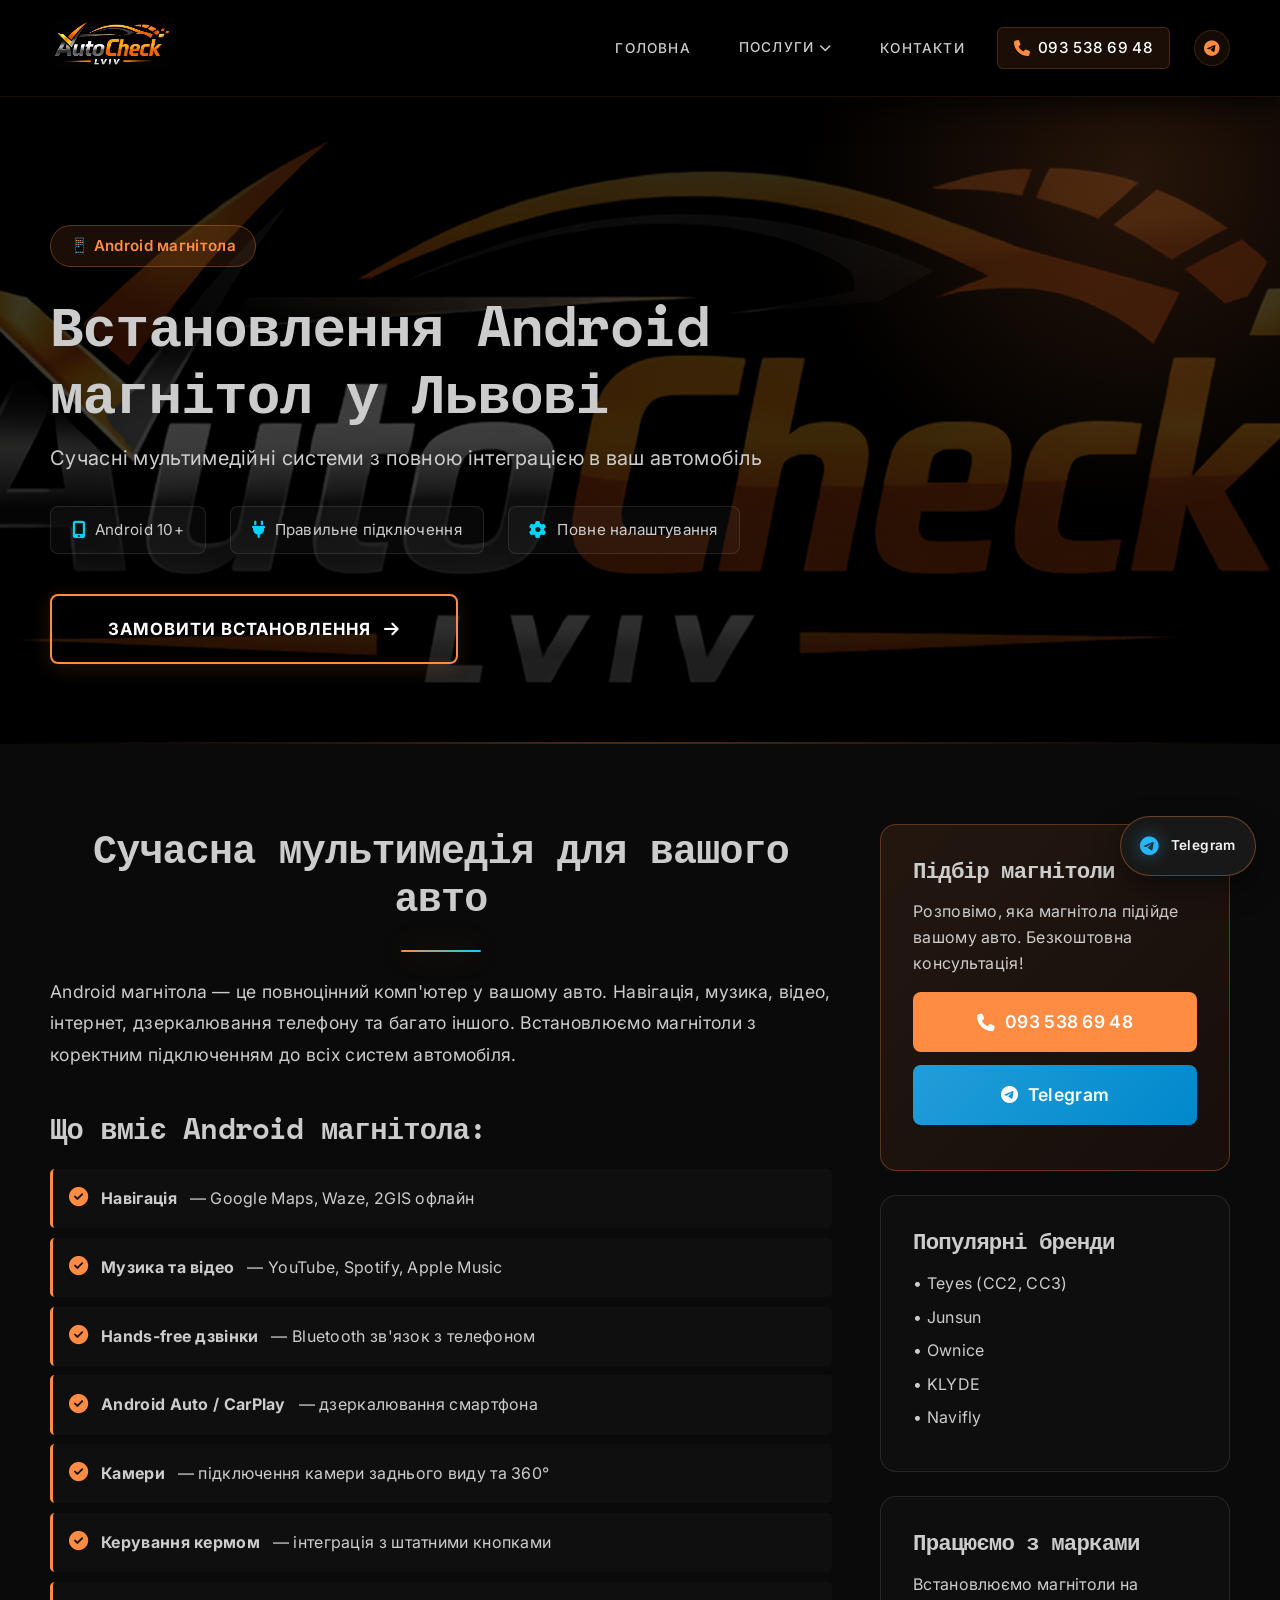
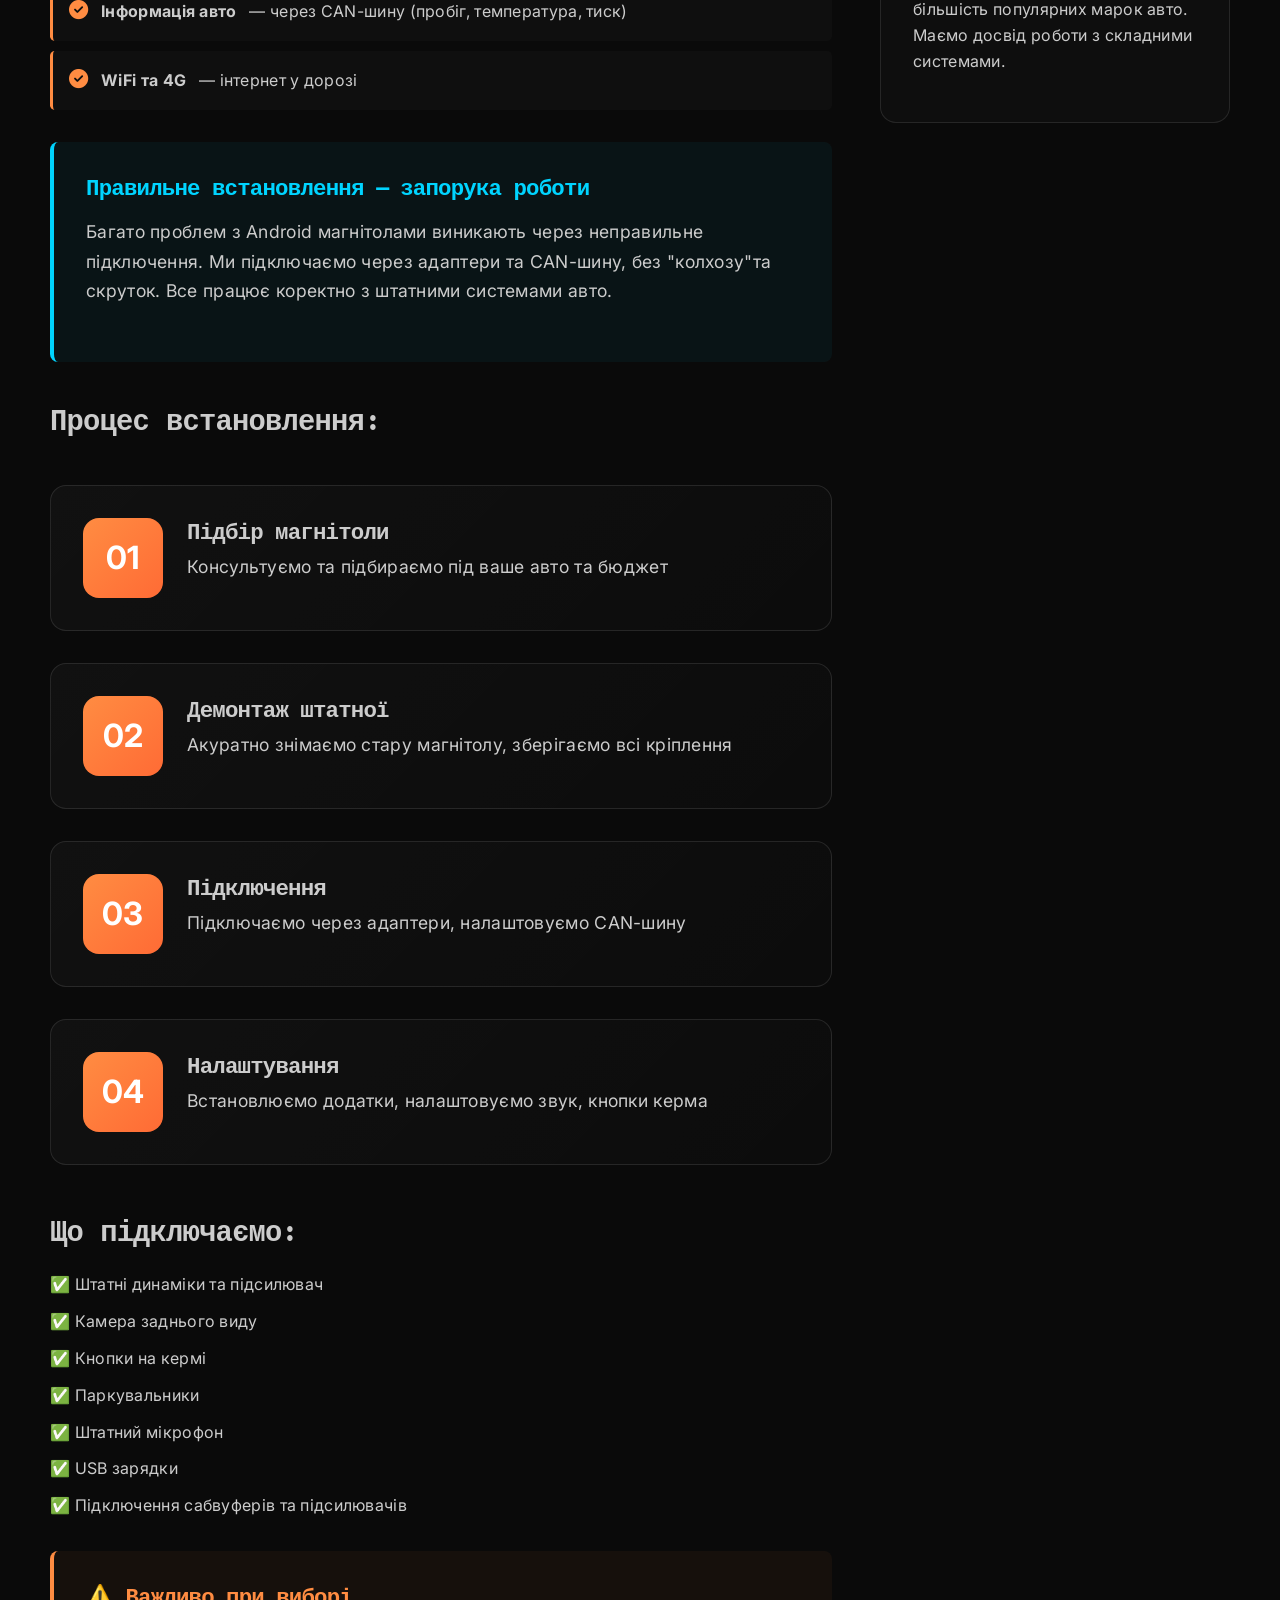
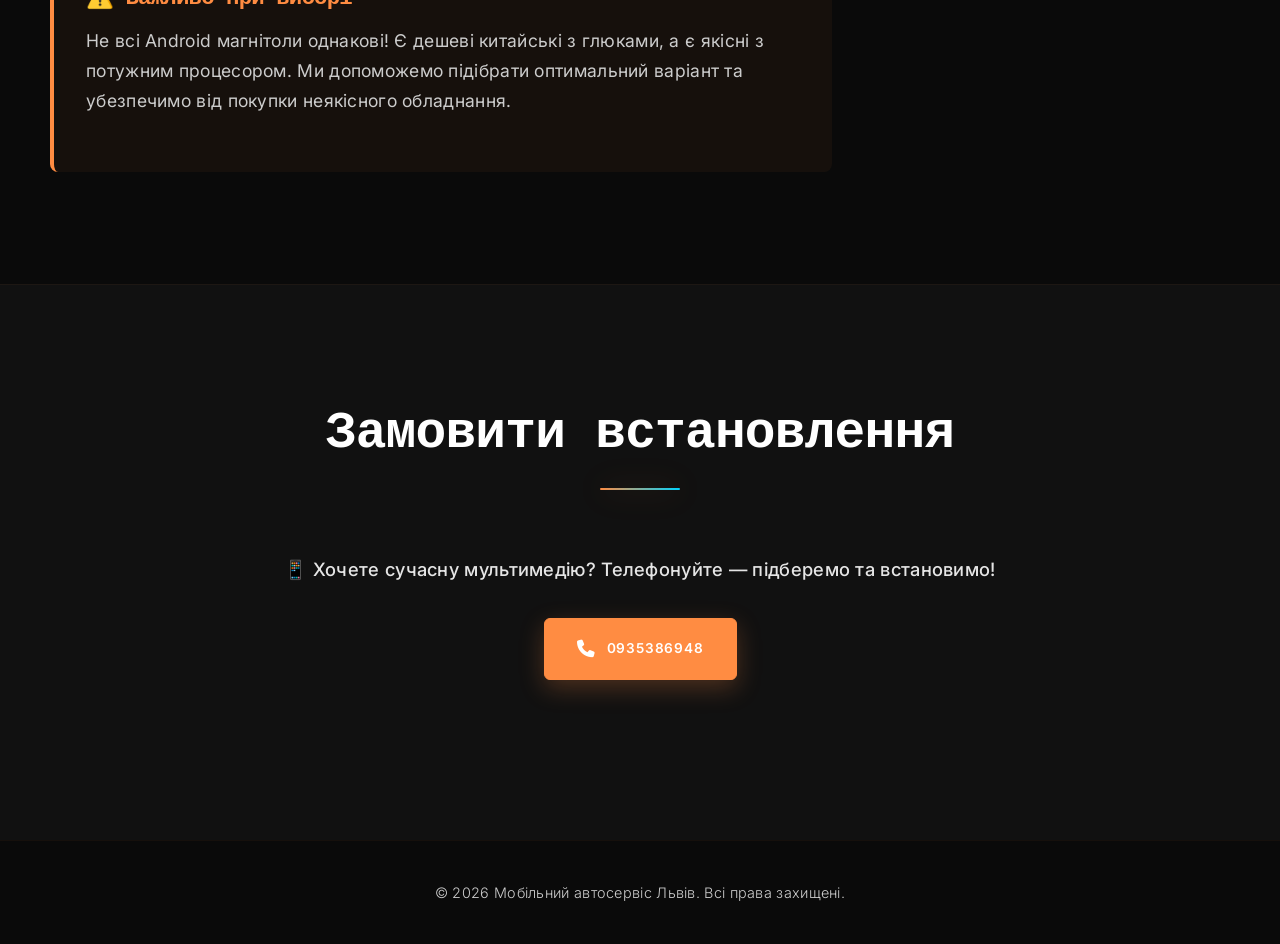
<file: android-magnitola.html>
﻿<!DOCTYPE html>
<html lang="uk">
<head>
    <meta charset="UTF-8">
    <meta name="viewport" content="width=device-width, initial-scale=1.0">
    <title>Встановлення Android магнітоли Львів 📱 Заміна мультимедії | ☎ 093-538-69-48</title>
    <meta name="description" content="✅ Встановлення Android магнітол у Львові. Підбір, монтаж, налаштування. Підключення без колхозу. ☎ 093-538-69-48">
    <link rel="icon" type="image/png" href="img/favicon.png">
    <link href="https://fonts.googleapis.com/css2?family=Inter:wght@300;400;500;600;700&family=Space+Mono:wght@400;700&display=swap" rel="stylesheet">
    <link rel="stylesheet" href="https://cdnjs.cloudflare.com/ajax/libs/font-awesome/6.5.1/css/all.min.css">
    <link rel="stylesheet" href="styles.css">
</head>
<body>
    <header class="header">
        <div class="container">
            <div class="header-content">
                <div class="logo"><a href="index.html"><img src="img/logo.png" alt="Логотип"></a></div>
                <nav class="nav">
                    <button class="hamburger" id="hamburger"><span></span><span></span><span></span></button>
                    <ul class="nav-menu" id="navMenu">
                        <li><a href="index.html">Головна</a></li>
                        <li class="dropdown">
                            <a href="#" class="dropdown-toggle">Послуги <i class="fas fa-chevron-down"></i></a>
                            <ul class="dropdown-menu">
                                <li><a href="pidbir-avto.html">Підбір авто</a></li>
                                <li><a href="perevirka-avto.html">Перевірка авто</a></li>
                                <li><a href="endoskopiya.html">Ендоскопія</a></li>
                                <li><a href="diagnostyka.html">Діагностика</a></li>
                                <li><a href="avtoelektryk.html">Автоелектрик</a></li>
                                <li><a href="zamina-masla.html">Заміна масла</a></li>
                                <li><a href="remont-avto.html">Ремонт авто</a></li>
                                <li><a href="prykurka-avto.html">Прикурка авто</a></li>
                                <li><a href="ustanovka-kamer.html">Встановлення камер</a></li>
                                <li><a href="android-magnitola.html">Android магнітола</a></li>
                                <li><a href="buksyruvannya.html">Буксирування</a></li>
                            </ul>
                        </li>
                        <li><a href="index.html#contact">Контакти</a></li>
                        <li class="header-contacts-mobile"><a href="tel:+380935386948" class="header-phone-mobile"><i class="fas fa-phone"></i><span>093 538 69 48</span></a></li>
                    </ul>
                    <div class="header-contacts">
                        <a href="tel:+380935386948" class="header-phone"><i class="fas fa-phone"></i><span>093 538 69 48</span></a>
                        <div class="header-socials"><a href="https://t.me/autocheck_lviv" target="_blank"><i class="fab fa-telegram"></i></a></div>
                    </div>
                </nav>
            </div>
        </div>
    </header>

    <section class="service-hero">
        <video class="service-hero-video" autoplay muted loop playsinline poster="img/logo.png">
            <source src="img/background.mp4" type="video/mp4">
        </video>
        <div class="service-hero-overlay"></div>
        <div class="container">
            <div class="service-hero-content">
                <span class="service-badge">📱 Android магнітола</span>
                <h1>Встановлення Android магнітол у Львові</h1>
                <p class="service-subtitle">Сучасні мультимедійні системи з повною інтеграцією в ваш автомобіль</p>
                <div class="service-features">
                    <div class="service-feature"><i class="fas fa-mobile-alt"></i><span>Android 10+</span></div>
                    <div class="service-feature"><i class="fas fa-plug"></i><span>Правильне підключення</span></div>
                    <div class="service-feature"><i class="fas fa-cog"></i><span>Повне налаштування</span></div>
                </div>
                <a href="#contact" class="cta-button">Замовити встановлення <i class="fas fa-arrow-right"></i></a>
            </div>
        </div>
    </section>

    <section class="service-content">
        <div class="container">
            <div class="content-grid">
                <div class="content-main">
                    <h2>Сучасна мультимедія для вашого авто</h2>
                    <p>Android магнітола — це повноцінний комп'ютер у вашому авто. Навігація, музика, відео, інтернет, дзеркалювання телефону та багато іншого. Встановлюємо магнітоли з коректним підключенням до всіх систем автомобіля.</p>

                    <h3>Що вміє Android магнітола:</h3>
                    <ul class="service-list">
                        <li><i class="fas fa-check-circle"></i> <strong>Навігація</strong> — Google Maps, Waze, 2GIS офлайн</li>
                        <li><i class="fas fa-check-circle"></i> <strong>Музика та відео</strong> — YouTube, Spotify, Apple Music</li>
                        <li><i class="fas fa-check-circle"></i> <strong>Hands-free дзвінки</strong> — Bluetooth зв'язок з телефоном</li>
                        <li><i class="fas fa-check-circle"></i> <strong>Android Auto / CarPlay</strong> — дзеркалювання смартфона</li>
                        <li><i class="fas fa-check-circle"></i> <strong>Камери</strong> — підключення камери заднього виду та 360°</li>
                        <li><i class="fas fa-check-circle"></i> <strong>Керування кермом</strong> — інтеграція з штатними кнопками</li>
                        <li><i class="fas fa-check-circle"></i> <strong>Інформація авто</strong> — через CAN-шину (пробіг, температура, тиск)</li>
                        <li><i class="fas fa-check-circle"></i> <strong>WiFi та 4G</strong> — інтернет у дорозі</li>
                    </ul>

                    <div class="info-block">
                        <h3>Правильне встановлення — запорука роботи</h3>
                        <p>Багато проблем з Android магнітолами виникають через неправильне підключення. Ми підключаємо через адаптери та CAN-шину, без "колхозу"та скруток. Все працює коректно з штатними системами авто.</p>
                    </div>

                    <h3>Процес встановлення:</h3>
                    <div class="process-steps">
                        <div class="process-step">
                            <div class="step-number">01</div>
                            <div class="step-content">
                                <h4>Підбір магнітоли</h4>
                                <p>Консультуємо та підбираємо під ваше авто та бюджет</p>
                            </div>
                        </div>
                        <div class="process-step">
                            <div class="step-number">02</div>
                            <div class="step-content">
                                <h4>Демонтаж штатної</h4>
                                <p>Акуратно знімаємо стару магнітолу, зберігаємо всі кріплення</p>
                            </div>
                        </div>
                        <div class="process-step">
                            <div class="step-number">03</div>
                            <div class="step-content">
                                <h4>Підключення</h4>
                                <p>Підключаємо через адаптери, налаштовуємо CAN-шину</p>
                            </div>
                        </div>
                        <div class="process-step">
                            <div class="step-number">04</div>
                            <div class="step-content">
                                <h4>Налаштування</h4>
                                <p>Встановлюємо додатки, налаштовуємо звук, кнопки керма</p>
                            </div>
                        </div>
                    </div>

                    <h3>Що підключаємо:</h3>
                    <ul>
                        <li>✅ Штатні динаміки та підсилювач</li>
                        <li>✅ Камера заднього виду</li>
                        <li>✅ Кнопки на кермі</li>
                        <li>✅ Паркувальники</li>
                        <li>✅ Штатний мікрофон</li>
                        <li>✅ USB зарядки</li>
                        <li>✅ Підключення сабвуферів та підсилювачів</li>
                    </ul>

                    <div class="info-block warning">
                        <h3>⚠️ Важливо при виборі</h3>
                        <p>Не всі Android магнітоли однакові! Є дешеві китайські з глюками, а є якісні з потужним процесором. Ми допоможемо підібрати оптимальний варіант та убезпечимо від покупки неякісного обладнання.</p>
                    </div>
                </div>

                <div class="content-sidebar">
                    <div class="sidebar-card cta-card">
                        <h3>Підбір магнітоли</h3>
                        <p>Розповімо, яка магнітола підійде вашому авто. Безкоштовна консультація!</p>
                        <a href="tel:+380935386948" class="sidebar-button"><i class="fas fa-phone"></i> 093 538 69 48</a>
                        <a href="https://t.me/autocheck_lviv" class="sidebar-button telegram" target="_blank"><i class="fab fa-telegram"></i> Telegram</a>
                    </div>

                    <div class="sidebar-card">
                        <h3>Популярні бренди</h3>
                        <ul>
                            <li>• Teyes (CC2, CC3)</li>
                            <li>• Junsun</li>
                            <li>• Ownice</li>
                            <li>• KLYDE</li>
                            <li>• Navifly</li>
                        </ul>
                    </div>

                    <div class="sidebar-card">
                        <h3>Працюємо з марками</h3>
                        <p>Встановлюємо магнітоли на більшість популярних марок авто. Маємо досвід роботи з складними системами.</p>
                    </div>
                </div>
            </div>
        </div>
    </section>

    <section class="contact" id="contact">
        <div class="container">
            <h2>Замовити встановлення</h2>
            <div class="contact-content">
                <p class="contact-text">📱 Хочете сучасну мультимедію? Телефонуйте — підберемо та встановимо!</p>
                <div class="contact-methods">
                    <a href="tel:+380935386948" class="contact-button phone"><span class="contact-icon"><i class="fas fa-phone"></i></span><span>0935386948</span></a>
                </div>
            </div>
        </div>
    </section>

    <footer class="footer">
        <div class="container">
            <p>&copy; 2026 Мобільний автосервіс Львів. Всі права захищені.</p>
        </div>
    </footer>

    <a class="fixed-contact" href="https://t.me/autocheck_lviv" target="_blank"><span class="fixed-contact-icon"><i class="fab fa-telegram"></i></span><span class="fixed-contact-text">Telegram</span></a>
    <script src="script.js"></script>
</body>
</html>
</file>
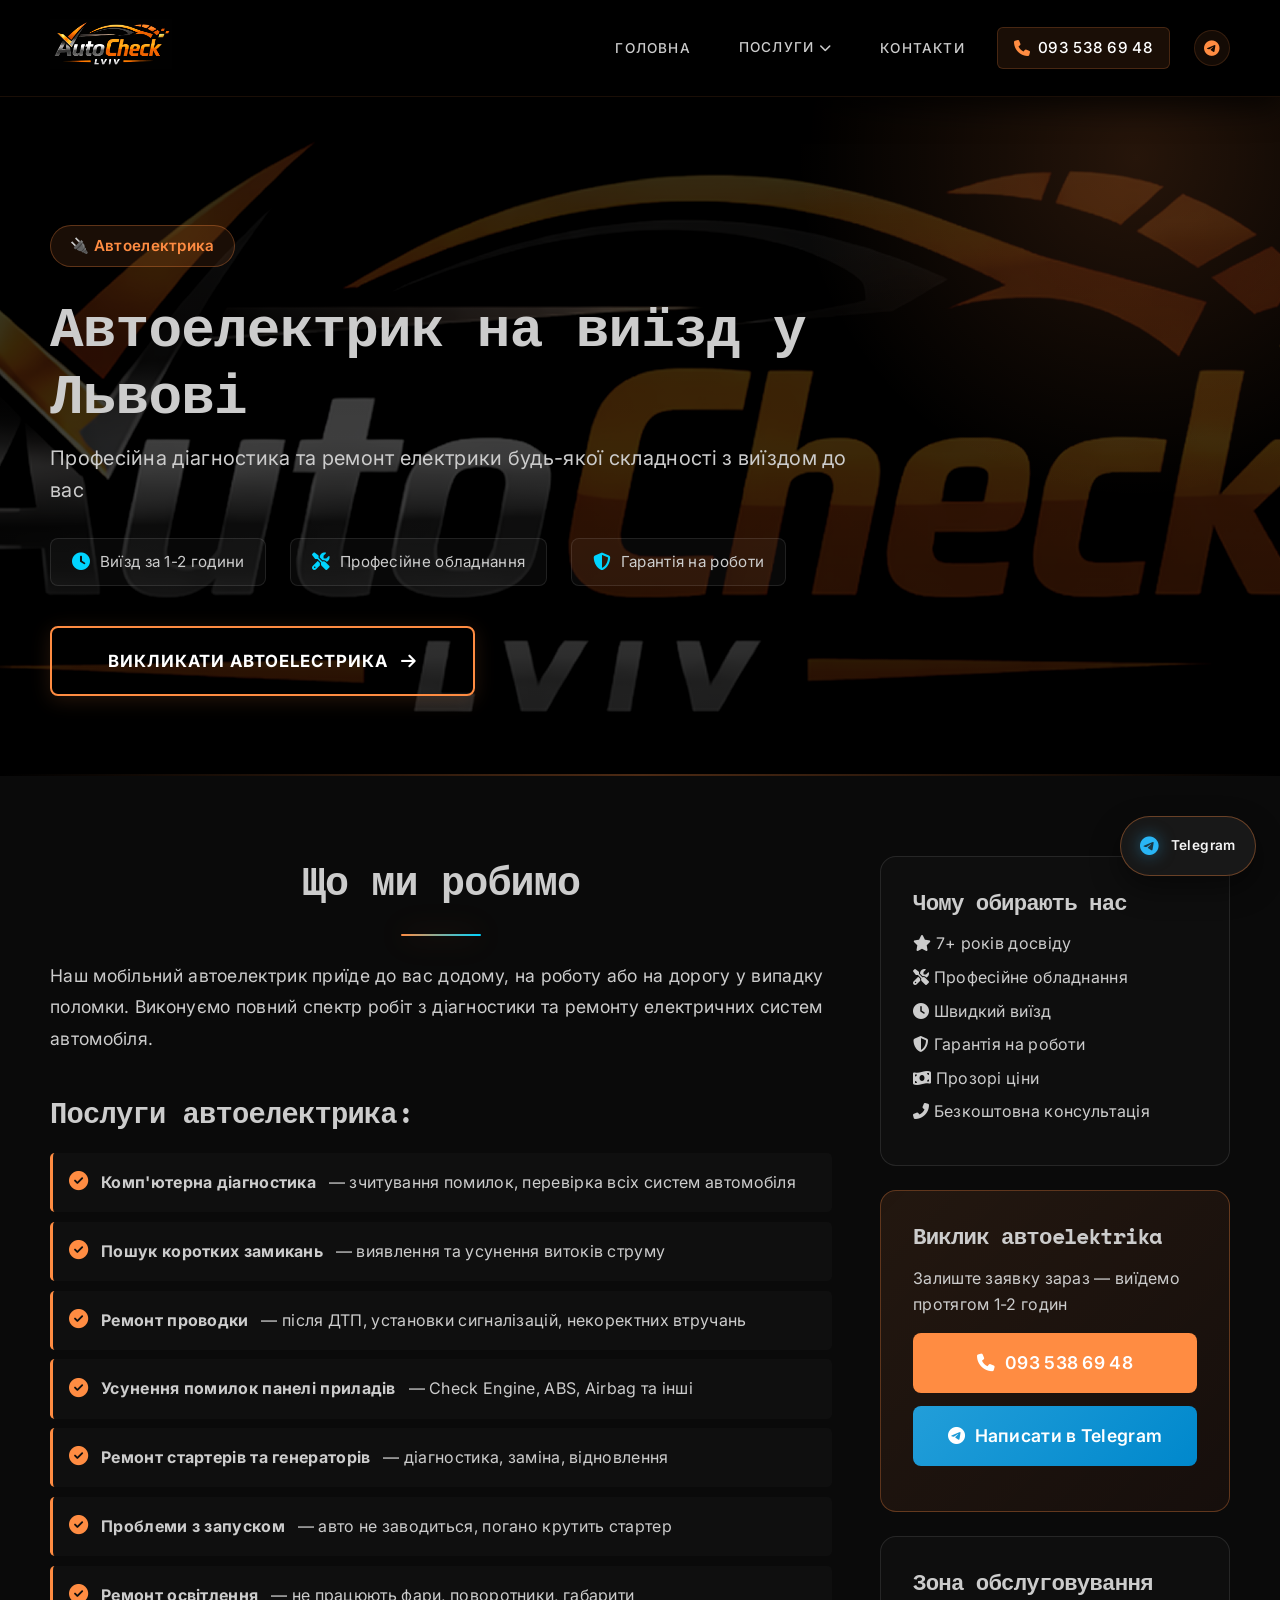
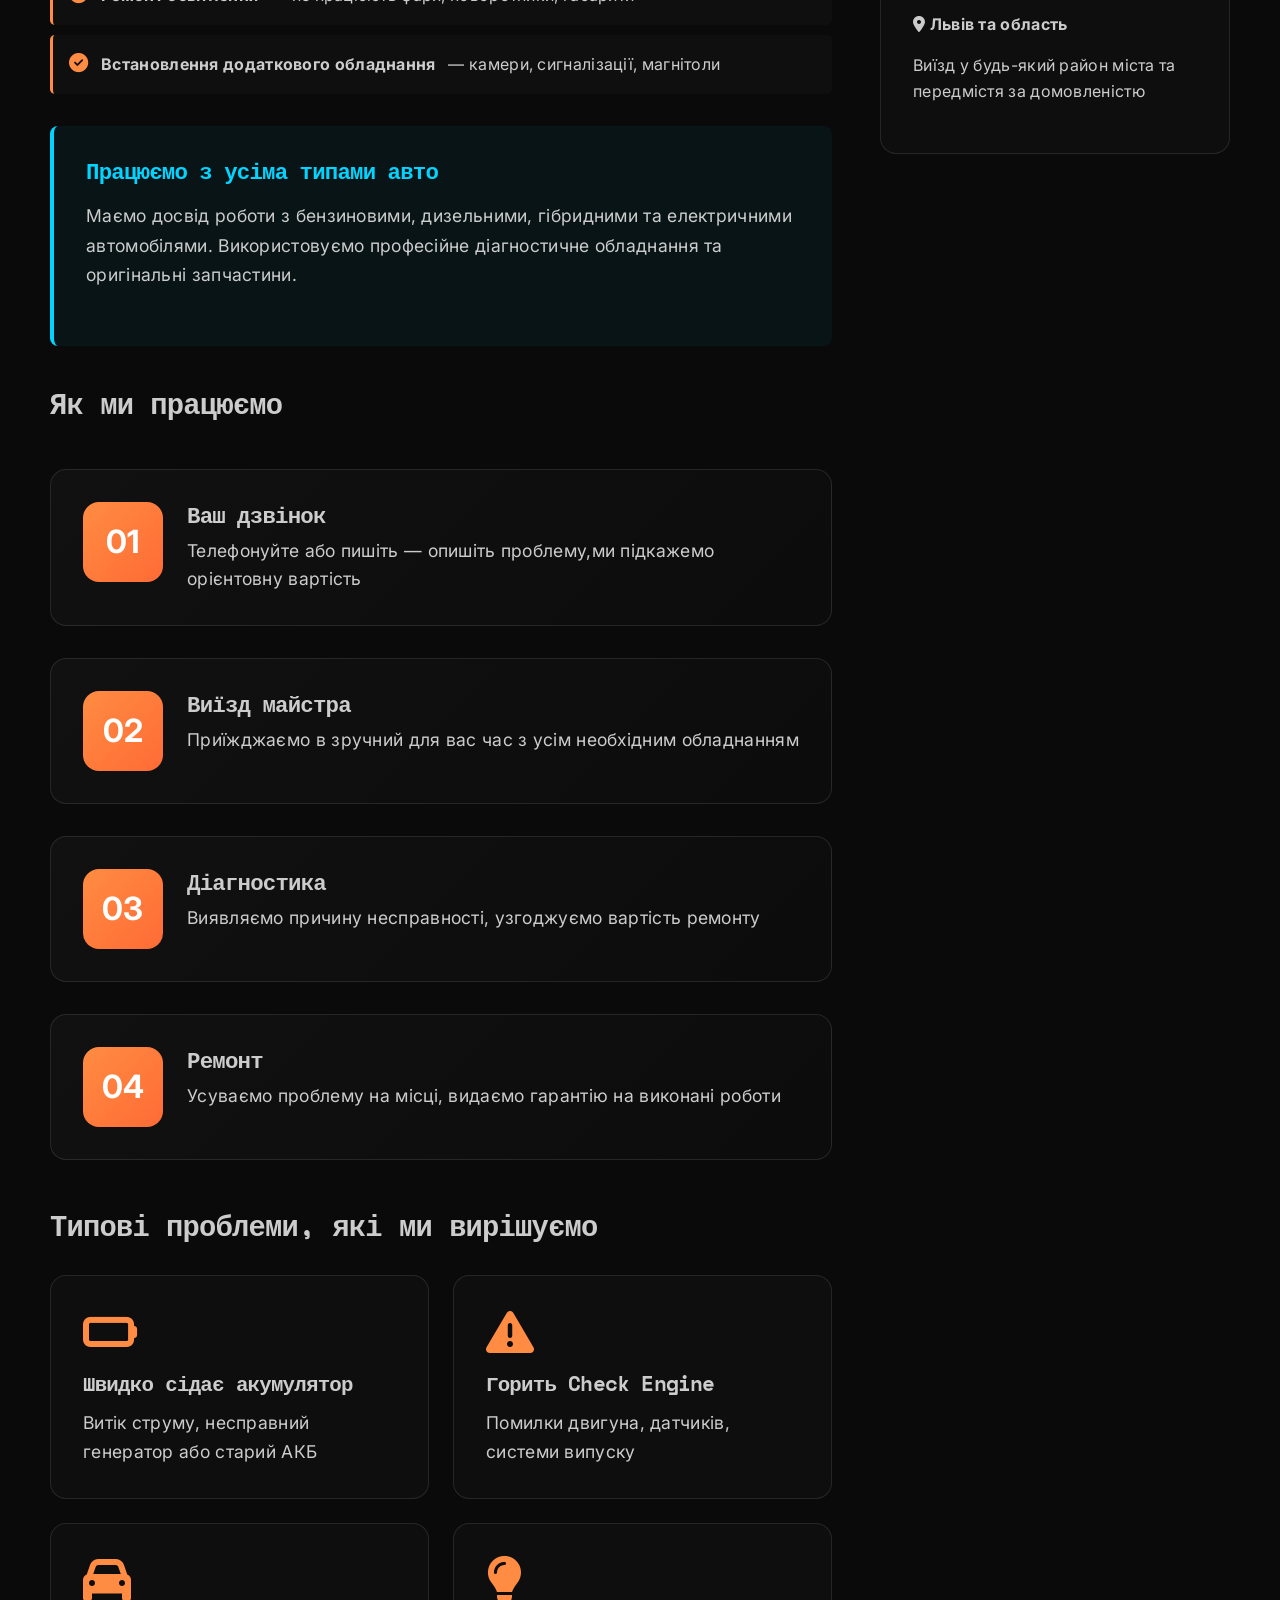
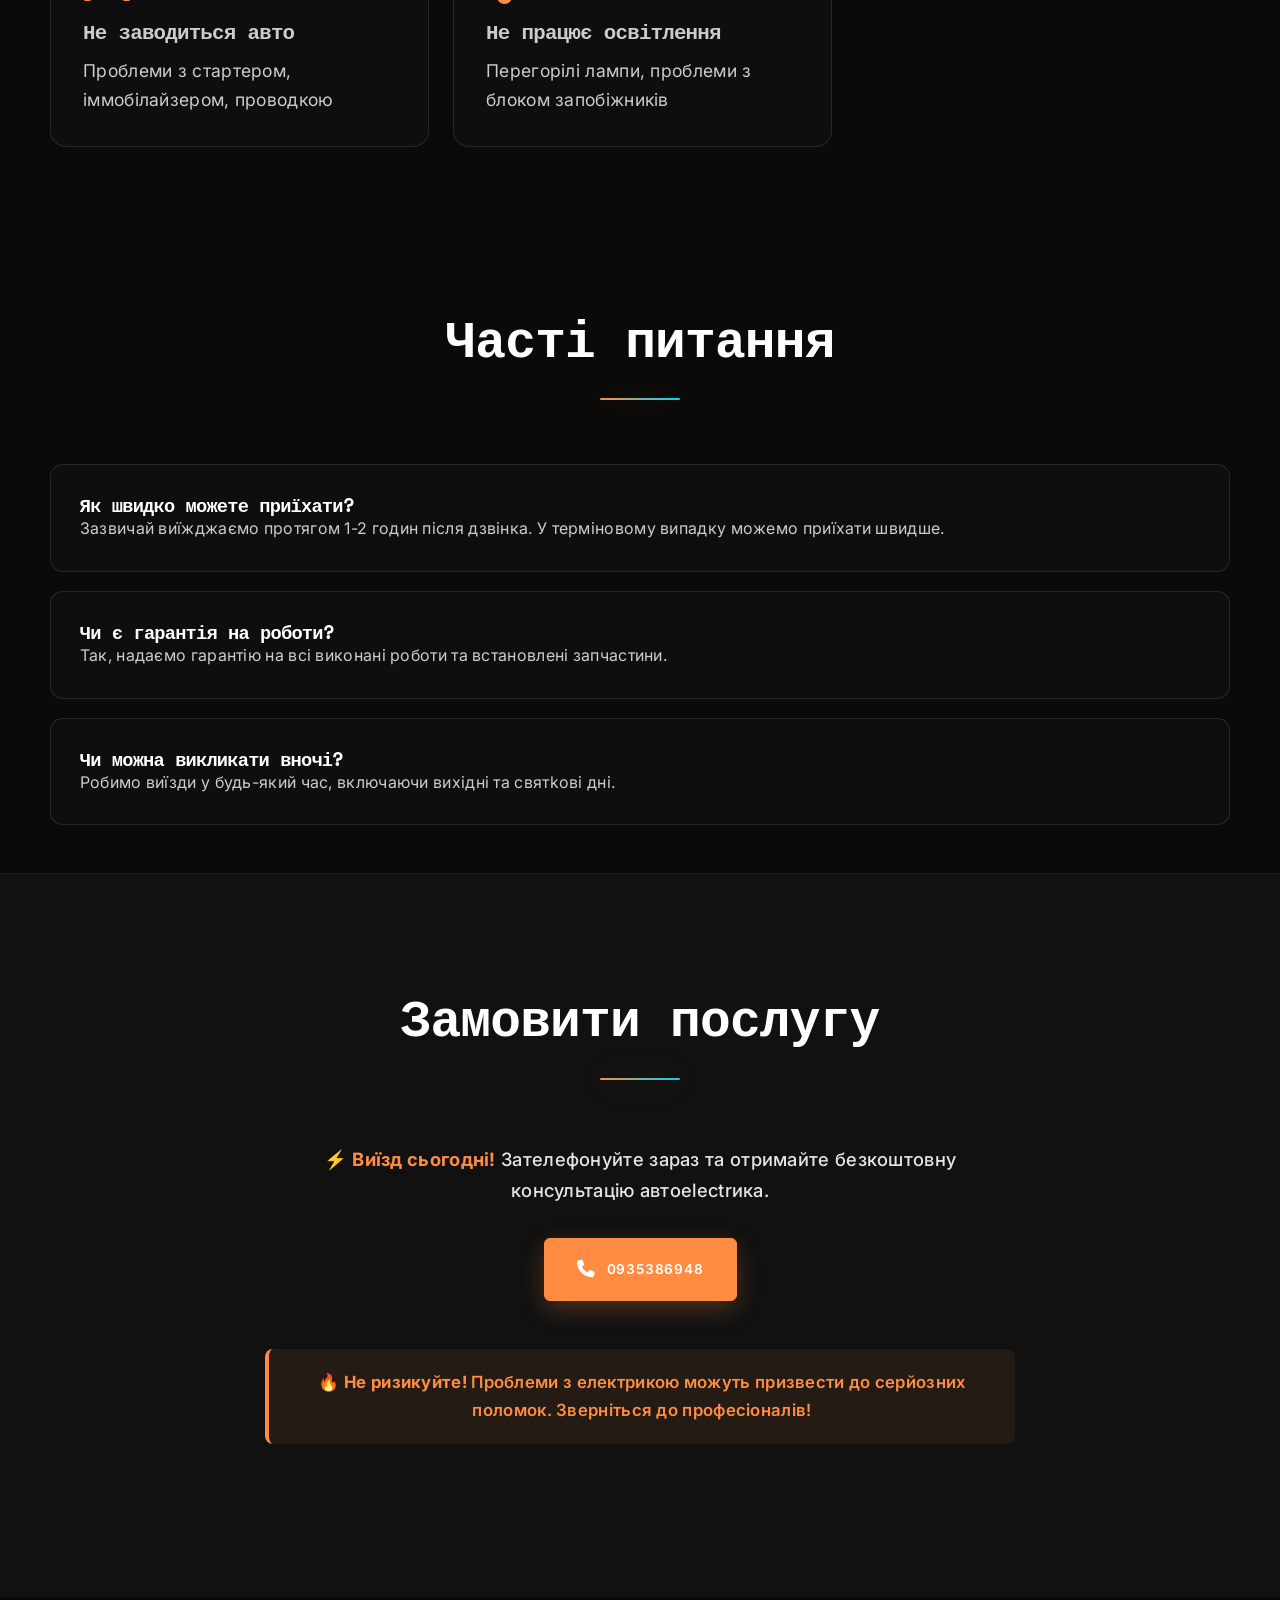
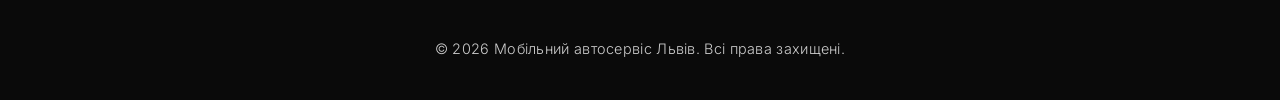
<file: avtoelektryk.html>
﻿<!DOCTYPE html>
<html lang="uk">
<head>
    <meta charset="UTF-8">
    <meta name="viewport" content="width=device-width, initial-scale=1.0">
    <title>Автоелектрик на виїзд Львів 🔌 Діагностика та ремонт електрики авто | ☎ 093-538-69-48</title>
    <meta name="description" content="✅ Професійний автоелектрик з виїздом у Львові. Комп'ютерна діагностика, ремонт проводки, усунення помилок. Виїзд за 1-2 години. Досвід 7+ років. ☎ 093-538-69-48">
    <meta name="keywords" content="автоелектрик львів, автоелектрик на виїзд львів, діагностика авто львів, ремонт електрики авто, комп'ютерна діагностика львів">
    <link rel="canonical" href="https://yoursite.com/avtoelektryk.html">
    <link rel="icon" type="image/png" href="img/favicon.png">
    
    <link rel="preconnect" href="https://fonts.googleapis.com">
    <link rel="preconnect" href="https://fonts.gstatic.com" crossorigin>
    <link href="https://fonts.googleapis.com/css2?family=Inter:wght@300;400;500;600;700&family=Space+Mono:wght@400;700&display=swap" rel="stylesheet">
    <link rel="stylesheet" href="https://cdnjs.cloudflare.com/ajax/libs/font-awesome/6.5.1/css/all.min.css">
    <link rel="stylesheet" href="styles.css">
</head>
<body>
    <!-- Header -->
    <header class="header">
        <div class="container">
            <div class="header-content">
                <div class="logo">
                    <a href="index.html"><img src="img/logo.png" alt="Логотип"></a>
                </div>
                <nav class="nav">
                    <button class="hamburger" id="hamburger">
                        <span></span>
                        <span></span>
                        <span></span>
                    </button>
                    <ul class="nav-menu" id="navMenu">
                        <li><a href="index.html">Головна</a></li>
                        <li class="dropdown">
                            <a href="#" class="dropdown-toggle">Послуги <i class="fas fa-chevron-down"></i></a>
                            <ul class="dropdown-menu">
                                <li><a href="pidbir-avto.html">Підбір авто</a></li>
                                <li><a href="perevirka-avto.html">Перевірка авто</a></li>
                                <li><a href="endoskopiya.html">Ендоскопія</a></li>
                                <li><a href="diagnostyka.html">Діагностика</a></li>
                                <li><a href="avtoelektryk.html">Автоелектрик</a></li>
                                <li><a href="zamina-masla.html">Заміна масла</a></li>
                                <li><a href="remont-avto.html">Ремонт авто</a></li>
                                <li><a href="prykurka-avto.html">Прикурка авто</a></li>
                                <li><a href="ustanovka-kamer.html">Встановлення камер</a></li>
                                <li><a href="android-magnitola.html">Android магнітола</a></li>
                                <li><a href="buksyruvannya.html">Буксирування</a></li>
                            </ul>
                        </li>
                        <li><a href="index.html#contact">Контакти</a></li>
                        <li class="header-contacts-mobile">
                            <a href="tel:+380935386948" class="header-phone-mobile">
                                <i class="fas fa-phone"></i>
                                <span>093 538 69 48</span>
                            </a>
                        </li>
                    </ul>
                    <div class="header-contacts">
                        <a href="tel:+380935386948" class="header-phone">
                            <i class="fas fa-phone"></i>
                            <span>093 538 69 48</span>
                        </a>
                        <div class="header-socials">
                            <a href="https://t.me/autocheck_lviv" target="_blank" aria-label="Telegram">
                                <i class="fab fa-telegram"></i>
                            </a>
                        </div>
                    </div>
                </nav>
            </div>
        </div>
    </header>

    <!-- Service Hero -->
    <section class="service-hero">
        <video class="service-hero-video" autoplay muted loop playsinline poster="img/logo.png">
            <source src="img/background.mp4" type="video/mp4">
        </video>
        <div class="service-hero-overlay"></div>
        <div class="container">
            <div class="service-hero-content">
                <span class="service-badge">🔌 Автоелектрика</span>
                <h1>Автоелектрик на виїзд у Львові</h1>
                <p class="service-subtitle">Професійна діагностика та ремонт електрики будь-якої складності з виїздом до вас</p>
                <div class="service-features">
                    <div class="service-feature">
                        <i class="fas fa-clock"></i>
                        <span>Виїзд за 1-2 години</span>
                    </div>
                    <div class="service-feature">
                        <i class="fas fa-tools"></i>
                        <span>Професійне обладнання</span>
                    </div>
                    <div class="service-feature">
                        <i class="fas fa-shield-alt"></i>
                        <span>Гарантія на роботи</span>
                    </div>
                </div>
                <a href="#contact" class="cta-button">Викликати автоelectрика <i class="fas fa-arrow-right"></i></a>
            </div>
        </div>
    </section>

    <!-- Service Description -->
    <section class="service-content">
        <div class="container">
            <div class="content-grid">
                <div class="content-main">
                    <h2>Що ми робимо</h2>
                    <p>Наш мобільний автоелектрик приїде до вас додому, на роботу або на дорогу у випадку поломки. Виконуємо повний спектр робіт з діагностики та ремонту електричних систем автомобіля.</p>
                    
                    <h3>Послуги автоелектрика:</h3>
                    <ul class="service-list">
                        <li><i class="fas fa-check-circle"></i> <strong>Комп'ютерна діагностика</strong> — зчитування помилок, перевірка всіх систем автомобіля</li>
                        <li><i class="fas fa-check-circle"></i> <strong>Пошук коротких замикань</strong> — виявлення та усунення витоків струму</li>
                        <li><i class="fas fa-check-circle"></i> <strong>Ремонт проводки</strong> — після ДТП, установки сигналізацій, некоректних втручань</li>
                        <li><i class="fas fa-check-circle"></i> <strong>Усунення помилок панелі приладів</strong> — Check Engine, ABS, Airbag та інші</li>
                        <li><i class="fas fa-check-circle"></i> <strong>Ремонт стартерів та генераторів</strong> — діагностика, заміна, відновлення</li>
                        <li><i class="fas fa-check-circle"></i> <strong>Проблеми з запуском</strong> — авто не заводиться, погано крутить стартер</li>
                        <li><i class="fas fa-check-circle"></i> <strong>Ремонт освітлення</strong> — не працюють фари, поворотники, габарити</li>
                        <li><i class="fas fa-check-circle"></i> <strong>Встановлення додаткового обладнання</strong> — камери, сигналізації, магнітоли</li>
                    </ul>

                    <div class="info-block">
                        <h3>Працюємо з усіма типами авто</h3>
                        <p>Маємо досвід роботи з бензиновими, дизельними, гібридними та електричними автомобілями. Використовуємо професійне діагностичне обладнання та оригінальні запчастини.</p>
                    </div>

                    <h3>Як ми працюємо</h3>
                    <div class="process-steps">
                        <div class="process-step">
                            <div class="step-number">01</div>
                            <div class="step-content">
                                <h4>Ваш дзвінок</h4>
                                <p>Телефонуйте або пишіть — опишіть проблему,ми підкажемо орієнтовну вартість</p>
                            </div>
                        </div>
                        <div class="process-step">
                            <div class="step-number">02</div>
                            <div class="step-content">
                                <h4>Виїзд майстра</h4>
                                <p>Приїжджаємо в зручний для вас час з усім необхідним обладнанням</p>
                            </div>
                        </div>
                        <div class="process-step">
                            <div class="step-number">03</div>
                            <div class="step-content">
                                <h4>Діагностика</h4>
                                <p>Виявляємо причину несправності, узгоджуємо вартість ремонту</p>
                            </div>
                        </div>
                        <div class="process-step">
                            <div class="step-number">04</div>
                            <div class="step-content">
                                <h4>Ремонт</h4>
                                <p>Усуваємо проблему на місці, видаємо гарантію на виконані роботи</p>
                            </div>
                        </div>
                    </div>

                    <h3>Типові проблеми, які ми вирішуємо</h3>
                    <div class="problems-grid">
                        <div class="problem-card">
                            <i class="fas fa-battery-empty"></i>
                            <h4>Швидко сідає акумулятор</h4>
                            <p>Витік струму, несправний генератор або старий АКБ</p>
                        </div>
                        <div class="problem-card">
                            <i class="fas fa-exclamation-triangle"></i>
                            <h4>Горить Check Engine</h4>
                            <p>Помилки двигуна, датчиків, системи випуску</p>
                        </div>
                        <div class="problem-card">
                            <i class="fas fa-car"></i>
                            <h4>Не заводиться авто</h4>
                            <p>Проблеми з стартером, іммобілайзером, проводкою</p>
                        </div>
                        <div class="problem-card">
                            <i class="fas fa-lightbulb"></i>
                            <h4>Не працює освітлення</h4>
                            <p>Перегорілі лампи, проблеми з блоком запобіжників</p>
                        </div>
                    </div>
                </div>

                <div class="content-sidebar">
                    <div class="sidebar-card">
                        <h3>Чому обирають нас</h3>
                        <ul class="benefits-list">
                            <li><i class="fas fa-star"></i> 7+ років досвіду</li>
                            <li><i class="fas fa-tools"></i> Професійне обладнання</li>
                            <li><i class="fas fa-clock"></i> Швидкий виїзд</li>
                            <li><i class="fas fa-shield-alt"></i> Гарантія на роботи</li>
                            <li><i class="fas fa-money-bill-wave"></i> Прозорі ціни</li>
                            <li><i class="fas fa-phone-alt"></i> Безкоштовна консультація</li>
                        </ul>
                    </div>

                    <div class="sidebar-card cta-card">
                        <h3>Виклик автоelektrika</h3>
                        <p>Залиште заявку зараз — виїдемо протягом 1-2 годин</p>
                        <a href="tel:+380935386948" class="sidebar-button">
                            <i class="fas fa-phone"></i> 093 538 69 48
                        </a>
                        <a href="https://t.me/autocheck_lviv" class="sidebar-button telegram" target="_blank">
                            <i class="fab fa-telegram"></i> Написати в Telegram
                        </a>
                    </div>

                    <div class="sidebar-card">
                        <h3>Зона обслуговування</h3>
                        <p><i class="fas fa-map-marker-alt"></i> <strong>Львів та область</strong></p>
                        <p>Виїзд у будь-який район міста та передмістя за домовленістю</p>
                    </div>
                </div>
            </div>
        </div>
    </section>

    <!-- FAQ -->
    <section class="faq-section">
        <div class="container">
            <h2>Часті питання</h2>
            <div class="faq-grid">
                <div class="faq-item">
                    <h3>Як швидко можете приїхати?</h3>
                    <p>Зазвичай виїжджаємо протягом 1-2 годин після дзвінка. У терміновому випадку можемо приїхати швидше.</p>
                </div>
                <div class="faq-item">
                    <h3>Чи є гарантія на роботи?</h3>
                    <p>Так, надаємо гарантію на всі виконані роботи та встановлені запчастини.</p>
                </div>
                <div class="faq-item">
                    <h3>Чи можна викликати вночі?</h3>
                    <p>Робимо виїзди у будь-який час, включаючи вихідні та святkові дні.</p>
                </div>
            </div>
        </div>
    </section>

    <!-- Contact Section -->
    <section class="contact" id="contact">
        <div class="container">
            <h2>Замовити послугу</h2>
            <div class="contact-content">
                <p class="contact-text">⚡ <strong>Виїзд сьогодні!</strong> Зателефонуйте зараз та отримайте безкоштовну консультацію автоelectrика.</p>
                <div class="contact-methods">
                    <a href="tel:+380935386948" class="contact-button phone">
                        <span class="contact-icon"><i class="fas fa-phone"></i></span>
                        <span>0935386948</span>
                    </a>
                </div>
                <p class="contact-urgency">🔥 <strong>Не ризикуйте!</strong> Проблеми з електрикою можуть призвести до серйозних поломок. Зверніться до професіоналів!</p>
            </div>
        </div>
    </section>

    <!-- Footer -->
    <footer class="footer">
        <div class="container">
            <p>&copy; 2026 Мобільний автосервіс Львів. Всі права захищені.</p>
        </div>
    </footer>

    <!-- Fixed Telegram -->
    <a class="fixed-contact" href="https://t.me/autocheck_lviv" target="_blank" aria-label="Написати в Telegram">
        <span class="fixed-contact-icon"><i class="fab fa-telegram"></i></span>
        <span class="fixed-contact-text">Telegram</span>
    </a>

    <script src="script.js"></script>
</body>
</html>
</file>
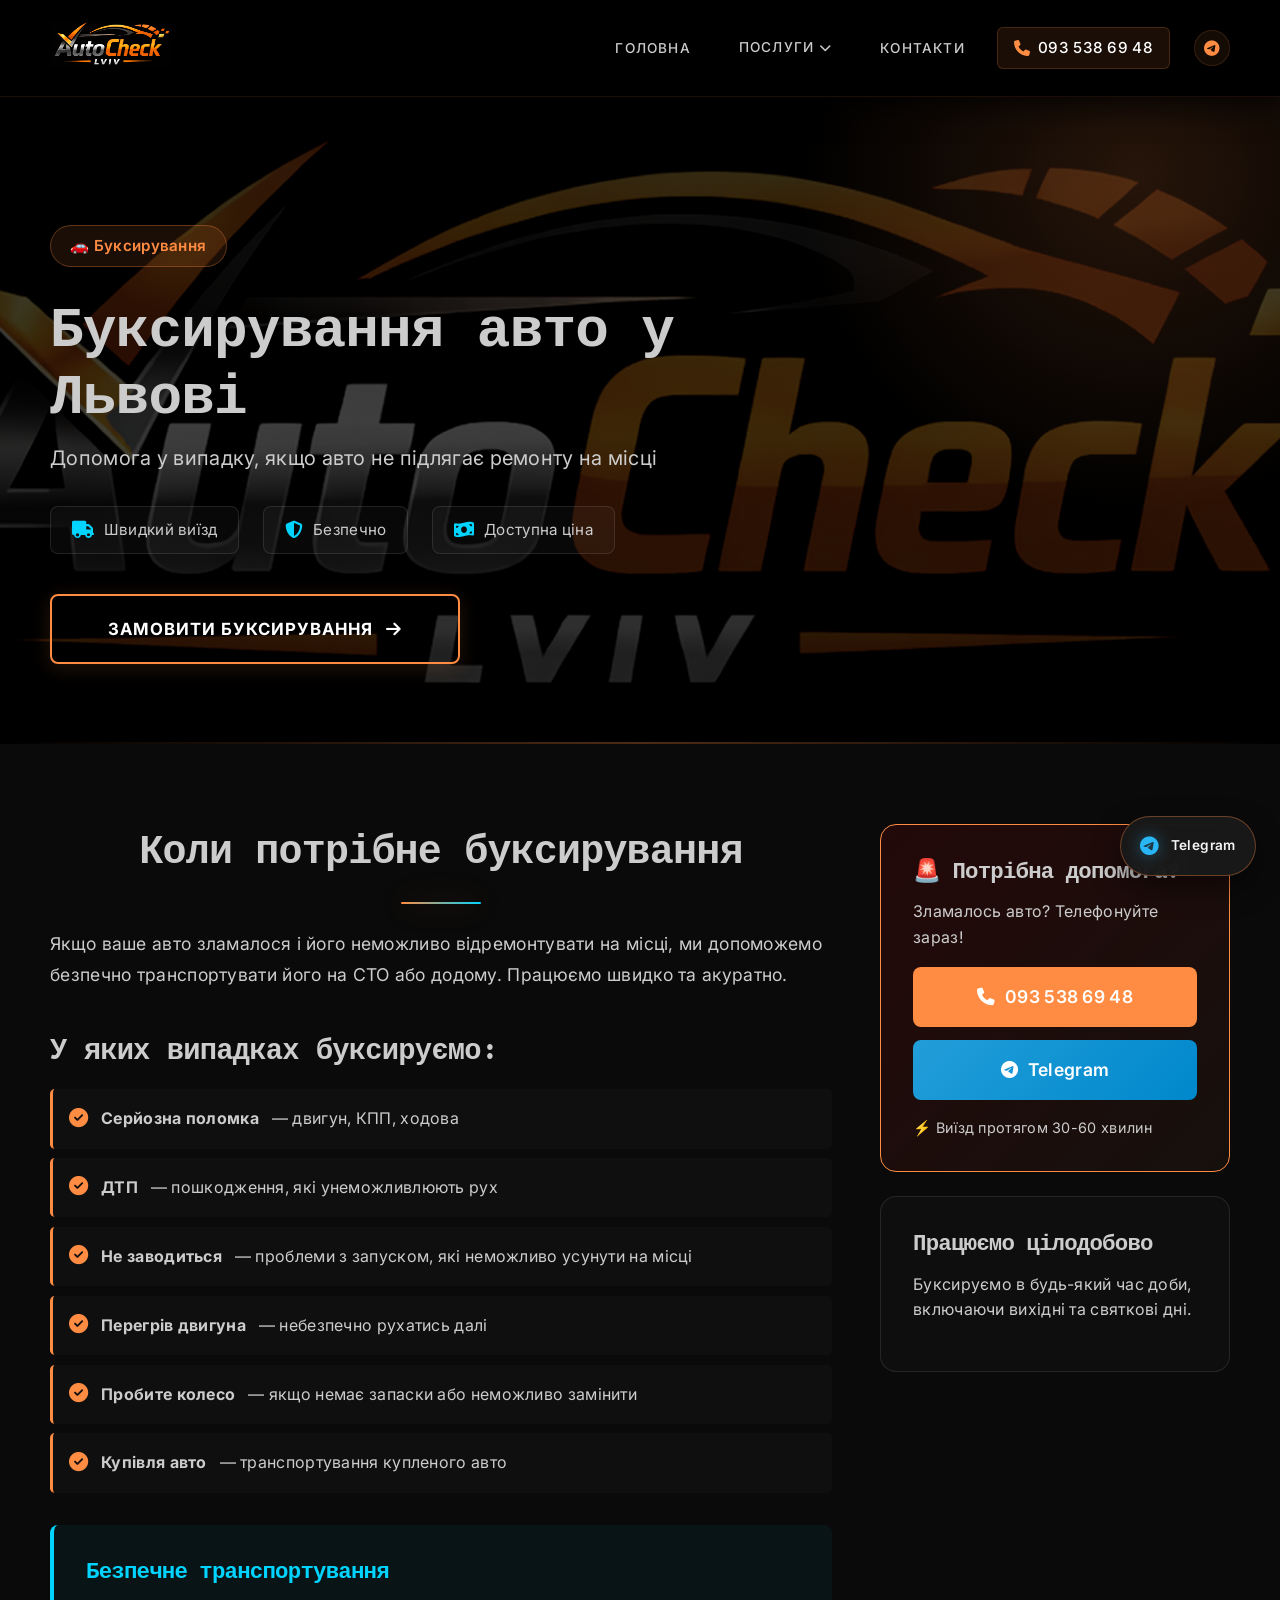
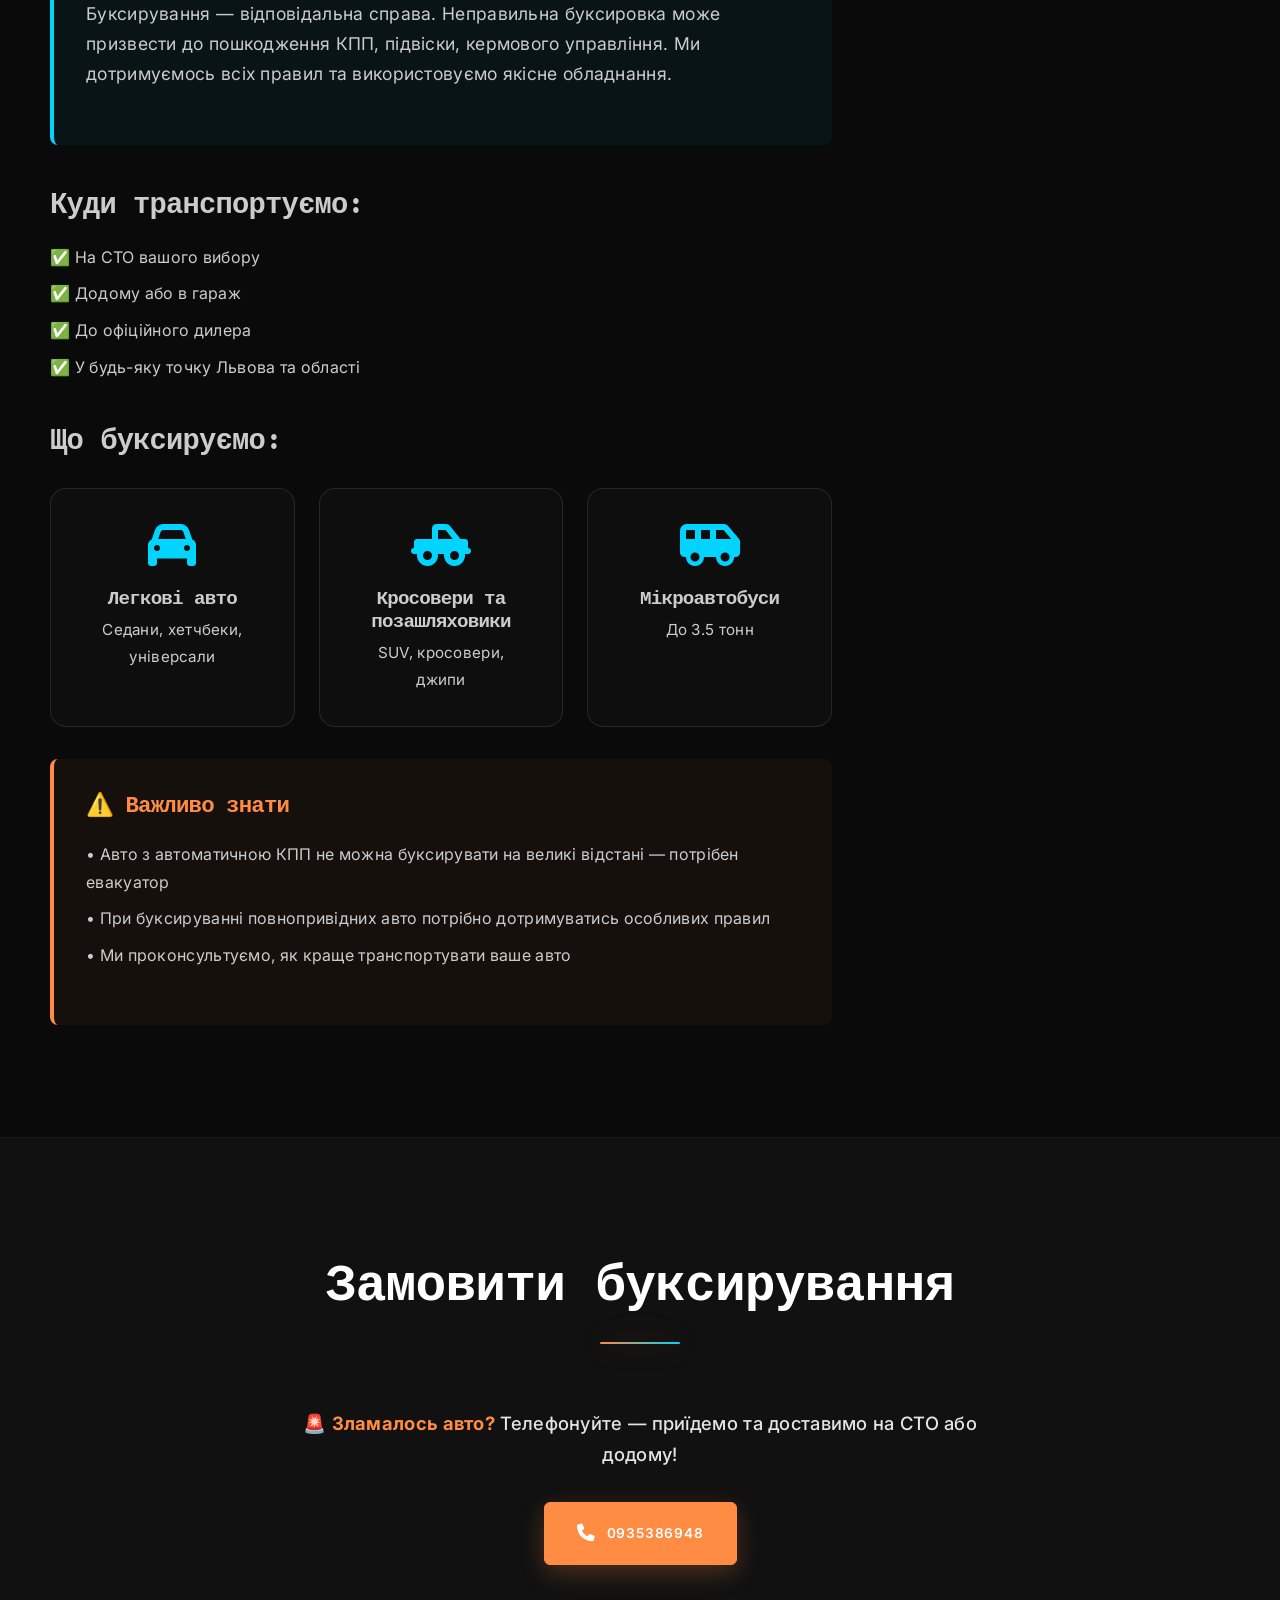
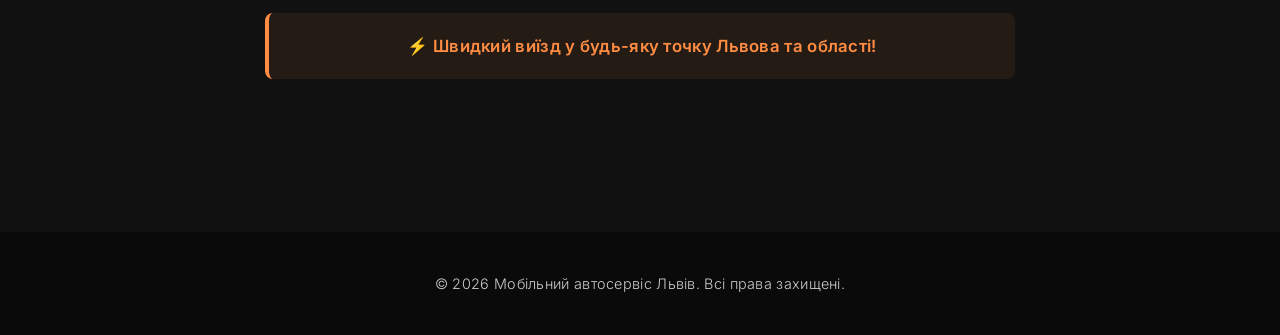
<file: buksyruvannya.html>
﻿<!DOCTYPE html>
<html lang="uk">
<head>
    <meta charset="UTF-8">
    <meta name="viewport" content="width=device-width, initial-scale=1.0">
    <title>Буксирування авто Львів 🚗 Евакуатор та транспортування | ☎ 093-538-69-48</title>
    <meta name="description" content="✅ Буксирування автомобілів у Львові та області. Безпечне транспортування на СТО. Доступні ціни. ☎ 093-538-69-48">
    <link rel="icon" type="image/png" href="img/favicon.png">
    <link href="https://fonts.googleapis.com/css2?family=Inter:wght@300;400;500;600;700&family=Space+Mono:wght@400;700&display=swap" rel="stylesheet">
    <link rel="stylesheet" href="https://cdnjs.cloudflare.com/ajax/libs/font-awesome/6.5.1/css/all.min.css">
    <link rel="stylesheet" href="styles.css">
</head>
<body>
    <header class="header">
        <div class="container">
            <div class="header-content">
                <div class="logo"><a href="index.html"><img src="img/logo.png" alt="Логотип"></a></div>
                <nav class="nav">
                    <button class="hamburger" id="hamburger"><span></span><span></span><span></span></button>
                    <ul class="nav-menu" id="navMenu">
                        <li><a href="index.html">Головна</a></li>
                        <li class="dropdown">
                            <a href="#" class="dropdown-toggle">Послуги <i class="fas fa-chevron-down"></i></a>
                            <ul class="dropdown-menu">
                                <li><a href="pidbir-avto.html">Підбір авто</a></li>
                                <li><a href="perevirka-avto.html">Перевірка авто</a></li>
                                <li><a href="endoskopiya.html">Ендоскопія</a></li>
                                <li><a href="diagnostyka.html">Діагностика</a></li>
                                <li><a href="avtoelektryk.html">Автоелектрик</a></li>
                                <li><a href="zamina-masla.html">Заміна масла</a></li>
                                <li><a href="remont-avto.html">Ремонт авто</a></li>
                                <li><a href="prykurka-avto.html">Прикурка авто</a></li>
                                <li><a href="ustanovka-kamer.html">Встановлення камер</a></li>
                                <li><a href="android-magnitola.html">Android магнітола</a></li>
                                <li><a href="buksyruvannya.html">Буксирування</a></li>
                            </ul>
                        </li>
                        <li><a href="index.html#contact">Контакти</a></li>
                        <li class="header-contacts-mobile"><a href="tel:+380935386948" class="header-phone-mobile"><i class="fas fa-phone"></i><span>093 538 69 48</span></a></li>
                    </ul>
                    <div class="header-contacts">
                        <a href="tel:+380935386948" class="header-phone"><i class="fas fa-phone"></i><span>093 538 69 48</span></a>
                        <div class="header-socials"><a href="https://t.me/autocheck_lviv" target="_blank"><i class="fab fa-telegram"></i></a></div>
                    </div>
                </nav>
            </div>
        </div>
    </header>

    <section class="service-hero">
        <video class="service-hero-video" autoplay muted loop playsinline poster="img/logo.png">
            <source src="img/background.mp4" type="video/mp4">
        </video>
        <div class="service-hero-overlay"></div>
        <div class="container">
            <div class="service-hero-content">
                <span class="service-badge">🚗 Буксирування</span>
                <h1>Буксирування авто у Львові</h1>
                <p class="service-subtitle">Допомога у випадку, якщо авто не підлягає ремонту на місці</p>
                <div class="service-features">
                    <div class="service-feature"><i class="fas fa-truck"></i><span>Швидкий виїзд</span></div>
                    <div class="service-feature"><i class="fas fa-shield-alt"></i><span>Безпечно</span></div>
                    <div class="service-feature"><i class="fas fa-money-bill-wave"></i><span>Доступна ціна</span></div>
                </div>
                <a href="#contact" class="cta-button">Замовити буксирування <i class="fas fa-arrow-right"></i></a>
            </div>
        </div>
    </section>

    <section class="service-content">
        <div class="container">
            <div class="content-grid">
                <div class="content-main">
                    <h2>Коли потрібне буксирування</h2>
                    <p>Якщо ваше авто зламалося і його неможливо відремонтувати на місці, ми допоможемо безпечно транспортувати його на СТО або додому. Працюємо швидко та акуратно.</p>

                    <h3>У яких випадках буксируємо:</h3>
                    <ul class="service-list">
                        <li><i class="fas fa-check-circle"></i> <strong>Серйозна поломка</strong> — двигун, КПП, ходова</li>
                        <li><i class="fas fa-check-circle"></i> <strong>ДТП</strong> — пошкодження, які унеможливлюють рух</li>
                        <li><i class="fas fa-check-circle"></i> <strong>Не заводиться</strong> — проблеми з запуском, які неможливо усунути на місці</li>
                        <li><i class="fas fa-check-circle"></i> <strong>Перегрів двигуна</strong> — небезпечно рухатись далі</li>
                        <li><i class="fas fa-check-circle"></i> <strong>Пробите колесо</strong> — якщо немає запаски або неможливо замінити</li>
                        <li><i class="fas fa-check-circle"></i> <strong>Купівля авто</strong> — транспортування купленого авто</li>
                    </ul>

                    <div class="info-block">
                        <h3>Безпечне транспортування</h3>
                        <p>Буксирування — відповідальна справа. Неправильна буксировка може призвести до пошкодження КПП, підвіски, кермового управління. Ми дотримуємось всіх правил та використовуємо якісне обладнання.</p>
                    </div>

                    <h3>Куди транспортуємо:</h3>
                    <ul>
                        <li>✅ На СТО вашого вибору</li>
                        <li>✅ Додому або в гараж</li>
                        <li>✅ До офіційного дилера</li>
                        <li>✅ У будь-яку точку Львова та області</li>
                    </ul>

                    <h3>Що буксируємо:</h3>
                    <div class="auto-types">
                        <div class="auto-type-card">
                            <i class="fas fa-car"></i>
                            <h4>Легкові авто</h4>
                            <p>Седани, хетчбеки, універсали</p>
                        </div>
                        <div class="auto-type-card">
                            <i class="fas fa-truck-pickup"></i>
                            <h4>Кросовери та позашляховики</h4>
                            <p>SUV, кросовери, джипи</p>
                        </div>
                        <div class="auto-type-card">
                            <i class="fas fa-shuttle-van"></i>
                            <h4>Мікроавтобуси</h4>
                            <p>До 3.5 тонн</p>
                        </div>
                    </div>

                    <div class="info-block warning">
                        <h3>⚠️ Важливо знати</h3>
                        <ul>
                            <li>• Авто з автоматичною КПП не можна буксирувати на великі відстані — потрібен евакуатор</li>
                            <li>• При буксируванні повнопривідних авто потрібно дотримуватись особливих правил</li>
                            <li>• Ми проконсультуємо, як краще транспортувати ваше авто</li>
                        </ul>
                    </div>
                </div>

                <div class="content-sidebar">
                    <div class="sidebar-card cta-card urgent">
                        <h3>🚨 Потрібна допомога?</h3>
                        <p>Зламалось авто? Телефонуйте зараз!</p>
                        <a href="tel:+380935386948" class="sidebar-button"><i class="fas fa-phone"></i> 093 538 69 48</a>
                        <a href="https://t.me/autocheck_lviv" class="sidebar-button telegram" target="_blank"><i class="fab fa-telegram"></i> Telegram</a>
                        <p class="note">⚡ Виїзд протягом 30-60 хвилин</p>
                    </div>



                    <div class="sidebar-card">
                        <h3>Працюємо цілодобово</h3>
                        <p>Буксируємо в будь-який час доби, включаючи вихідні та святкові дні.</p>
                    </div>
                </div>
            </div>
        </div>
    </section>

    <section class="contact" id="contact">
        <div class="container">
            <h2>Замовити буксирування</h2>
            <div class="contact-content">
                <p class="contact-text">🚨 <strong>Зламалось авто?</strong> Телефонуйте — приїдемо та доставимо на СТО або додому!</p>
                <div class="contact-methods">
                    <a href="tel:+380935386948" class="contact-button phone"><span class="contact-icon"><i class="fas fa-phone"></i></span><span>0935386948</span></a>
                </div>
                <p class="contact-urgency">⚡ Швидкий виїзд у будь-яку точку Львова та області!</p>
            </div>
        </div>
    </section>

    <footer class="footer">
        <div class="container">
            <p>&copy; 2026 Мобільний автосервіс Львів. Всі права захищені.</p>
        </div>
    </footer>

    <a class="fixed-contact" href="https://t.me/autocheck_lviv" target="_blank"><span class="fixed-contact-icon"><i class="fab fa-telegram"></i></span><span class="fixed-contact-text">Telegram</span></a>
    <script src="script.js"></script>
</body>
</html>
</file>
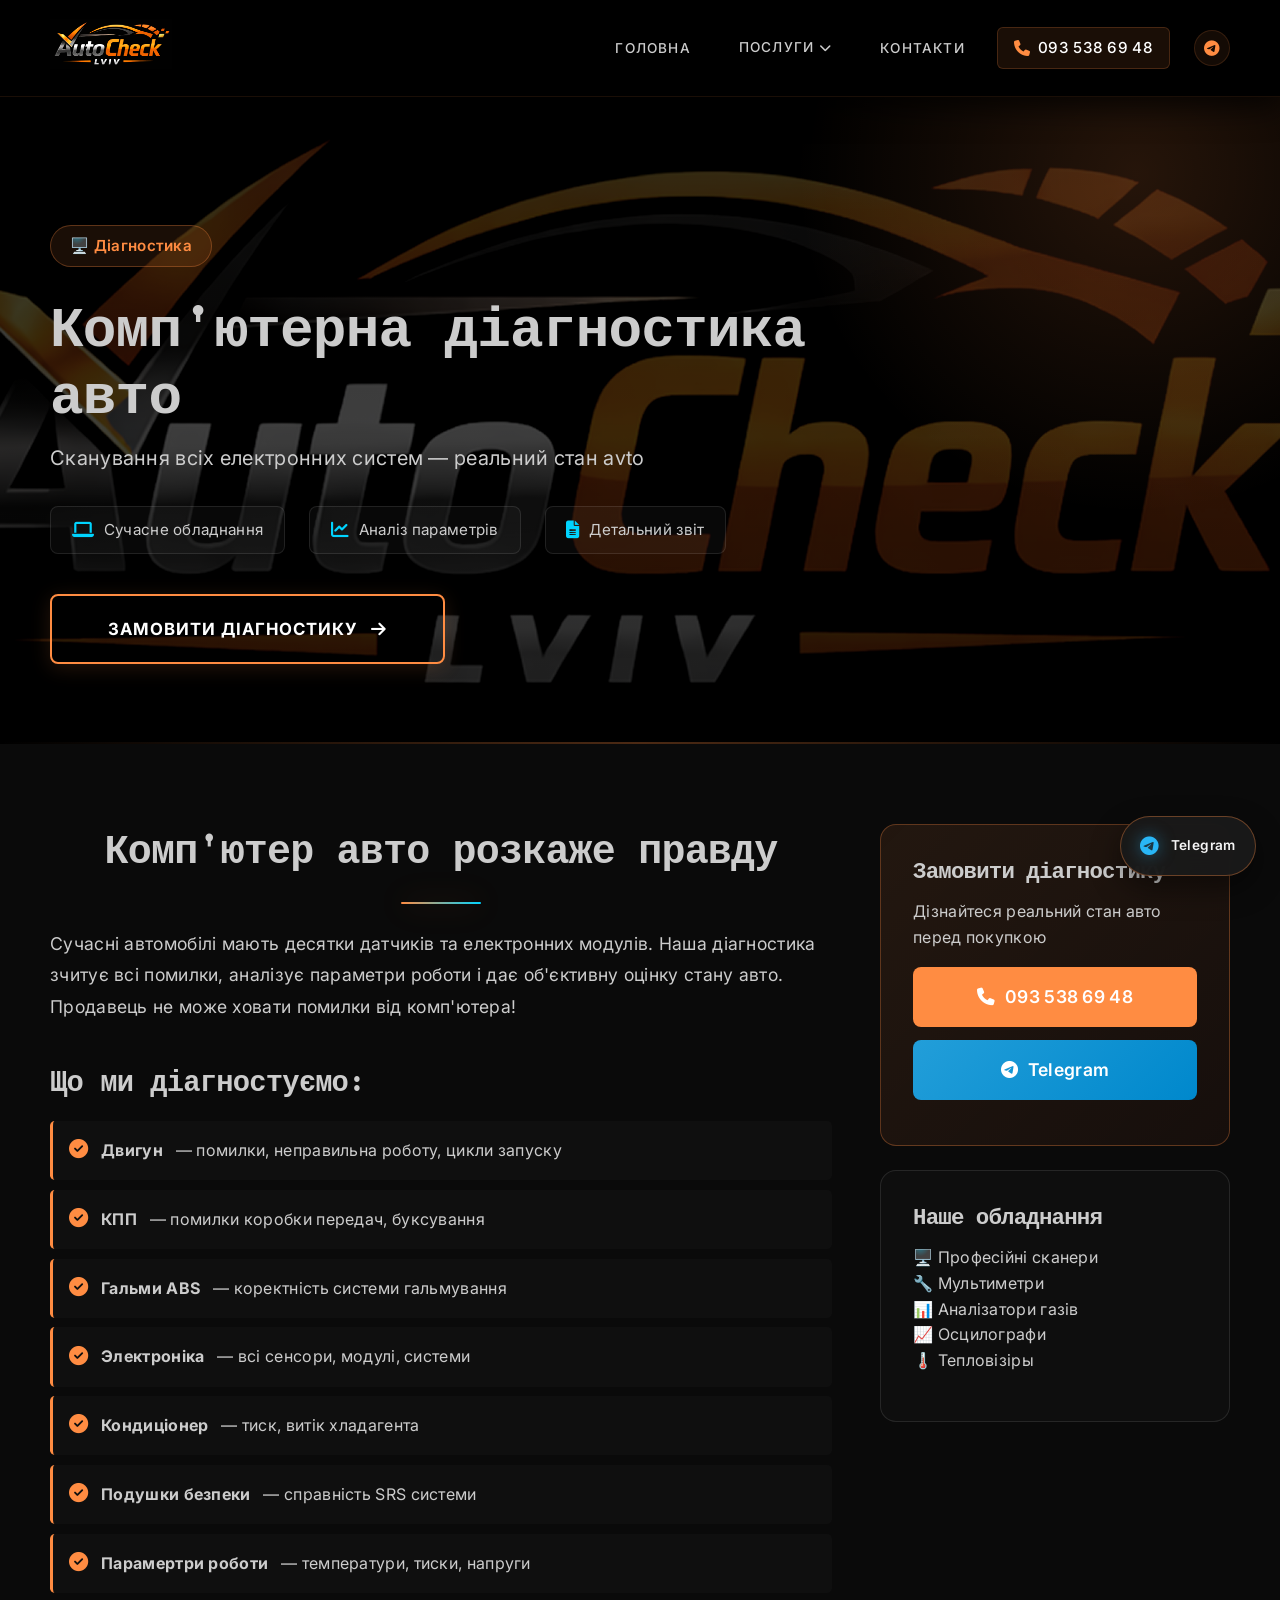
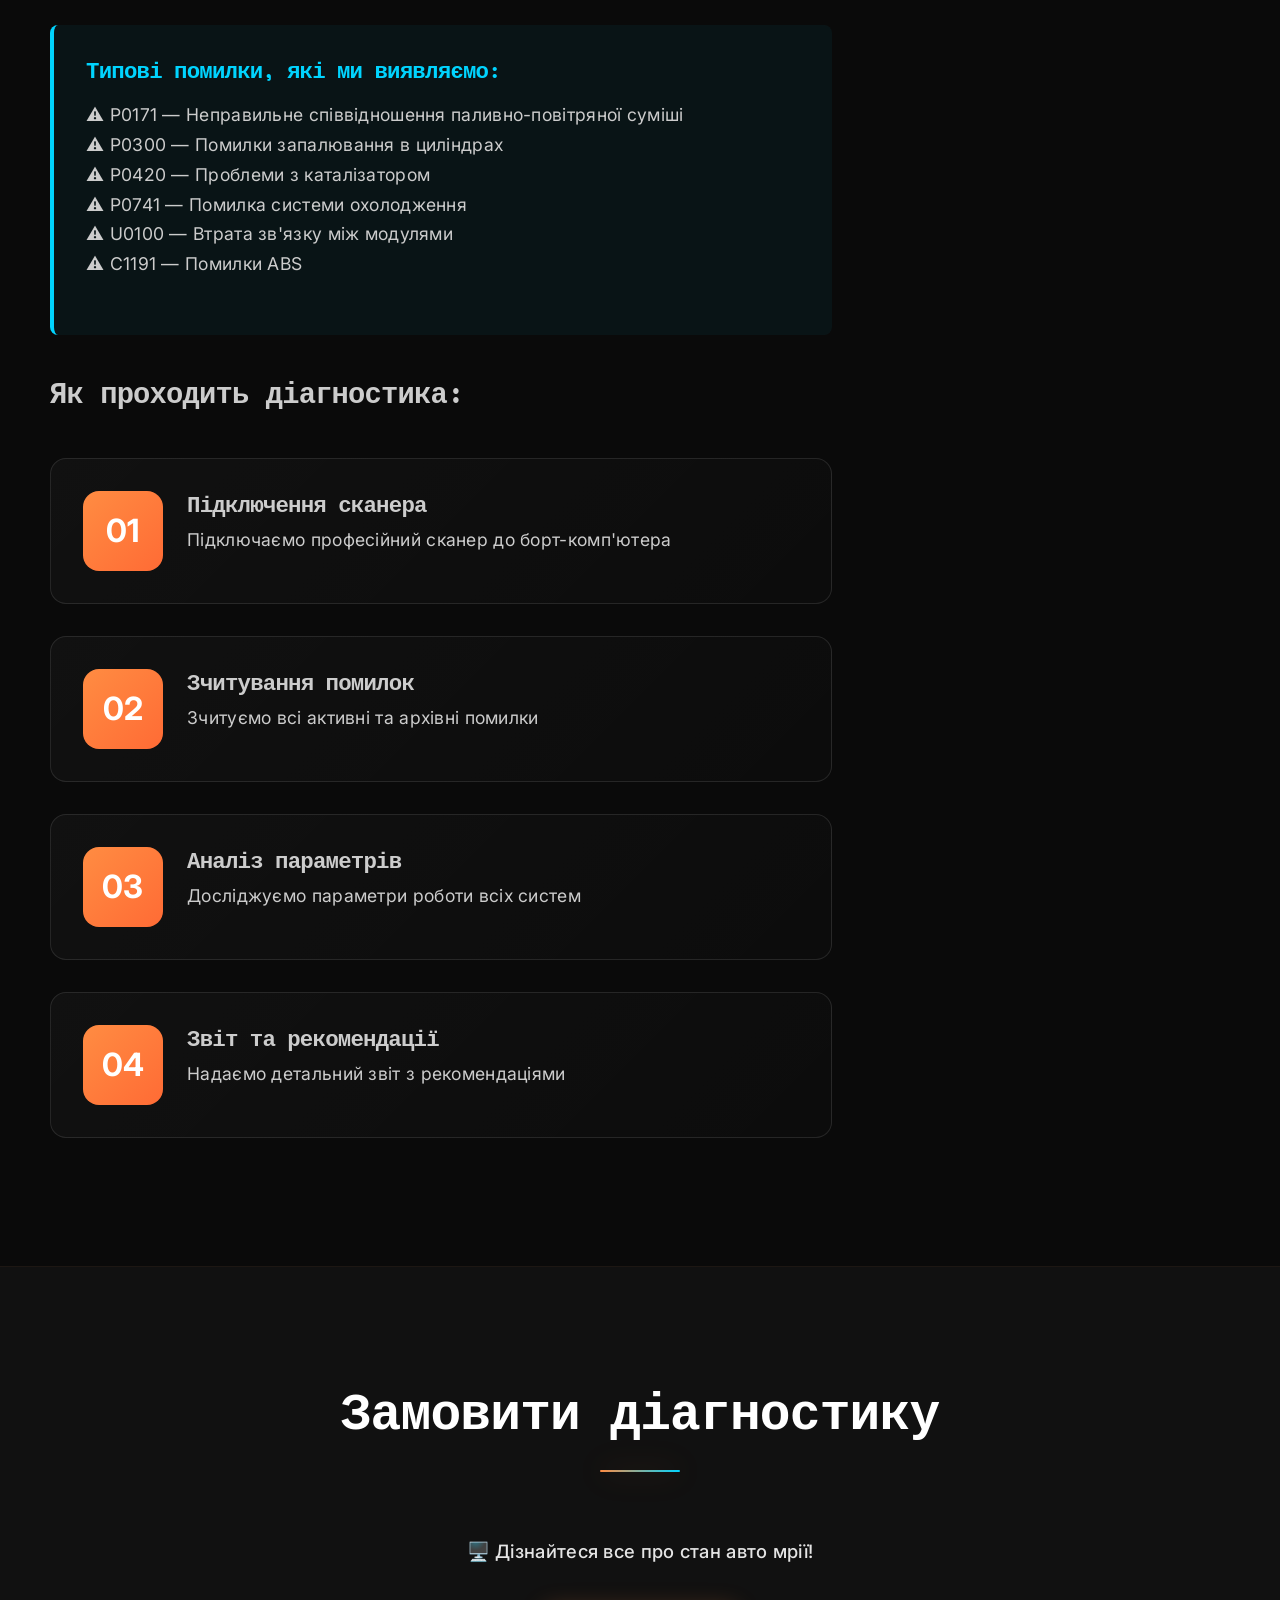
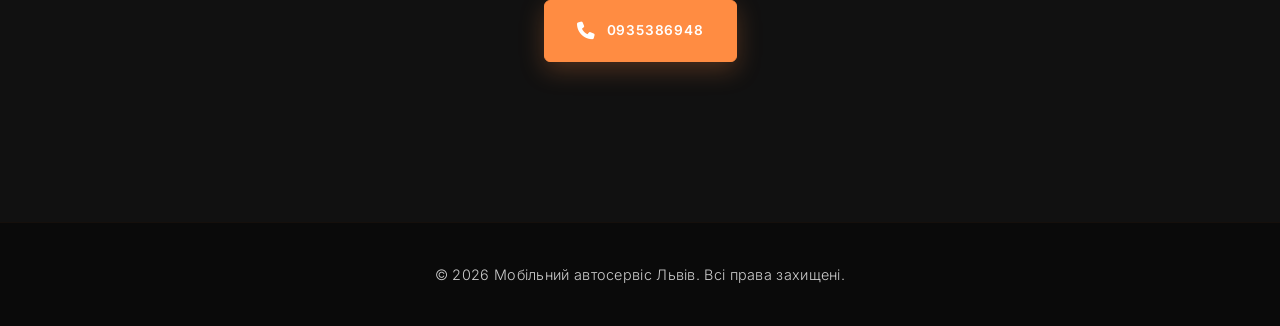
<file: diagnostyka.html>
﻿<!DOCTYPE html>
<html lang="uk">
<head>
    <meta charset="UTF-8">
    <meta name="viewport" content="width=device-width, initial-scale=1.0">
    <title>Комп'ютерна діагностика авто Львів 🖥️ Сканування всіх систем | ☎ 093-538-69-48</title>
    <meta name="description" content="✅ Комп'ютерна діагностика авто у Львові. Сканування помилок, аналіз систем, детальний звіт. Перевірка перед покупкою. ☎ 093-538-69-48">
    <link rel="icon" type="image/png" href="img/favicon.png">
    <link href="https://fonts.googleapis.com/css2?family=Inter:wght@300;400;500;600;700&family=Space+Mono:wght@400;700&display=swap" rel="stylesheet">
    <link rel="stylesheet" href="https://cdnjs.cloudflare.com/ajax/libs/font-awesome/6.5.1/css/all.min.css">
    <link rel="stylesheet" href="styles.css">
</head>
<body>
    <header class="header">
        <div class="container">
            <div class="header-content">
                <div class="logo"><a href="index.html"><img src="img/logo.png" alt="Логотип"></a></div>
                <nav class="nav">
                    <button class="hamburger" id="hamburger"><span></span><span></span><span></span></button>
                    <ul class="nav-menu" id="navMenu">
                        <li><a href="index.html">Головна</a></li>
                        <li class="dropdown">
                            <a href="#" class="dropdown-toggle">Послуги <i class="fas fa-chevron-down"></i></a>
                            <ul class="dropdown-menu">
                                <li><a href="pidbir-avto.html">Підбір авто</a></li>
                                <li><a href="perevirka-avto.html">Перевірка авто</a></li>
                                <li><a href="endoskopiya.html">Ендоскопія</a></li>
                                <li><a href="diagnostyka.html">Діагностика</a></li>
                                <li><a href="avtoelektryk.html">Автоелектрик</a></li>
                                <li><a href="zamina-masla.html">Заміна масла</a></li>
                                <li><a href="remont-avto.html">Ремонт авто</a></li>
                                <li><a href="prykurka-avto.html">Прикурка авто</a></li>
                                <li><a href="ustanovka-kamer.html">Встановлення камер</a></li>
                                <li><a href="android-magnitola.html">Android магнітола</a></li>
                                <li><a href="buksyruvannya.html">Буксирування</a></li>
                            </ul>
                        </li>
                        <li><a href="index.html#contact">Контакти</a></li>
                        <li class="header-contacts-mobile"><a href="tel:+380935386948" class="header-phone-mobile"><i class="fas fa-phone"></i><span>093 538 69 48</span></a></li>
                    </ul>
                    <div class="header-contacts">
                        <a href="tel:+380935386948" class="header-phone"><i class="fas fa-phone"></i><span>093 538 69 48</span></a>
                        <div class="header-socials"><a href="https://t.me/autocheck_lviv" target="_blank"><i class="fab fa-telegram"></i></a></div>
                    </div>
                </nav>
            </div>
        </div>
    </header>

    <section class="service-hero">
        <video class="service-hero-video" autoplay muted loop playsinline poster="img/logo.png">
            <source src="img/background.mp4" type="video/mp4">
        </video>
        <div class="service-hero-overlay"></div>
        <div class="container">
            <div class="service-hero-content">
                <span class="service-badge">🖥️ Діагностика</span>
                <h1>Комп'ютерна діагностика авто</h1>
                <p class="service-subtitle">Сканування всіх електронних систем — реальний стан avto</p>
                <div class="service-features">
                    <div class="service-feature"><i class="fas fa-laptop"></i><span>Сучасне обладнання</span></div>
                    <div class="service-feature"><i class="fas fa-chart-line"></i><span>Аналіз параметрів</span></div>
                    <div class="service-feature"><i class="fas fa-file-alt"></i><span>Детальний звіт</span></div>
                </div>
                <a href="#contact" class="cta-button">Замовити діагностику <i class="fas fa-arrow-right"></i></a>
            </div>
        </div>
    </section>

    <section class="service-content">
        <div class="container">
            <div class="content-grid">
                <div class="content-main">
                    <h2>Комп'ютер авто розкаже правду</h2>
                    <p>Сучасні автомобілі мають десятки датчиків та електронних модулів. Наша діагностика зчитує всі помилки, аналізує параметри роботи і дає об'єктивну оцінку стану авто. Продавець не може ховати помилки від комп'ютера!</p>

                    <h3>Що ми діагностуємо:</h3>
                    <ul class="service-list">
                        <li><i class="fas fa-check-circle"></i> <strong>Двигун</strong> — помилки, неправильна роботу, цикли запуску</li>
                        <li><i class="fas fa-check-circle"></i> <strong>КПП</strong> — помилки коробки передач, буксування</li>
                        <li><i class="fas fa-check-circle"></i> <strong>Гальми ABS</strong> — коректність системи гальмування</li>
                        <li><i class="fas fa-check-circle"></i> <strong>Электроніка</strong> — всі сенсори, модулі, системи</li>
                        <li><i class="fas fa-check-circle"></i> <strong>Кондиціонер</strong> — тиск, витік хладагента</li>
                        <li><i class="fas fa-check-circle"></i> <strong>Подушки безпеки</strong> — справність SRS системи</li>
                        <li><i class="fas fa-check-circle"></i> <strong>Парамертри роботи</strong> — температури, тиски, напруги</li>
                    </ul>

                    <div class="info-block">
                        <h3>Типові помилки, які ми виявляємо:</h3>
                        <p>⚠️ P0171 — Неправильне співвідношення паливно-повітряної суміші<br>
                        ⚠️ P0300 — Помилки запалювання в циліндрах<br>
                        ⚠️ P0420 — Проблеми з каталізатором<br>
                        ⚠️ P0741 — Помилка системи охолодження<br>
                        ⚠️ U0100 — Втрата зв'язку між модулями<br>
                        ⚠️ C1191 — Помилки ABS</p>
                    </div>

                    <h3>Як проходить діагностика:</h3>
                    <div class="process-steps">
                        <div class="process-step">
                            <div class="step-number">01</div>
                            <div class="step-content">
                                <h4>Підключення сканера</h4>
                                <p>Підключаємо професійний сканер до борт-комп'ютера</p>
                            </div>
                        </div>
                        <div class="process-step">
                            <div class="step-number">02</div>
                            <div class="step-content">
                                <h4>Зчитування помилок</h4>
                                <p>Зчитуємо всі активні та архівні помилки</p>
                            </div>
                        </div>
                        <div class="process-step">
                            <div class="step-number">03</div>
                            <div class="step-content">
                                <h4>Аналіз параметрів</h4>
                                <p>Досліджуємо параметри роботи всіх систем</p>
                            </div>
                        </div>
                        <div class="process-step">
                            <div class="step-number">04</div>
                            <div class="step-content">
                                <h4>Звіт та рекомендації</h4>
                                <p>Надаємо детальний звіт з рекомендаціями</p>
                            </div>
                        </div>
                    </div>


                </div>

                <div class="content-sidebar">
                    <div class="sidebar-card cta-card">
                        <h3>Замовити діагностику</h3>
                        <p>Дізнайтеся реальний стан авто перед покупкою</p>
                        <a href="tel:+380935386948" class="sidebar-button"><i class="fas fa-phone"></i> 093 538 69 48</a>
                        <a href="https://t.me/autocheck_lviv" class="sidebar-button telegram" target="_blank"><i class="fab fa-telegram"></i> Telegram</a>
                    </div>

                    <div class="sidebar-card">
                        <h3>Наше обладнання</h3>
                        <p>🖥️ Професійні сканери<br>
                        🔧 Мультиметри<br>
                        📊 Аналізатори газів<br>
                        📈 Осцилографи<br>
                        🌡️ Тепловізіры</p>
                    </div>
                </div>
            </div>
        </div>
    </section>

    <section class="contact" id="contact">
        <div class="container">
            <h2>Замовити діагностику</h2>
            <div class="contact-content">
                <p class="contact-text">🖥️ Дізнайтеся все про стан авто мрії!</p>
                <div class="contact-methods">
                    <a href="tel:+380935386948" class="contact-button phone"><span class="contact-icon"><i class="fas fa-phone"></i></span><span>0935386948</span></a>
                </div>
            </div>
        </div>
    </section>

    <footer class="footer">
        <div class="container">
            <p>&copy; 2026 Мобільний автосервіс Львів. Всі права захищені.</p>
        </div>
    </footer>

    <a class="fixed-contact" href="https://t.me/autocheck_lviv" target="_blank"><span class="fixed-contact-icon"><i class="fab fa-telegram"></i></span><span class="fixed-contact-text">Telegram</span></a>
    <script src="script.js"></script>
</body>
</html>
</file>
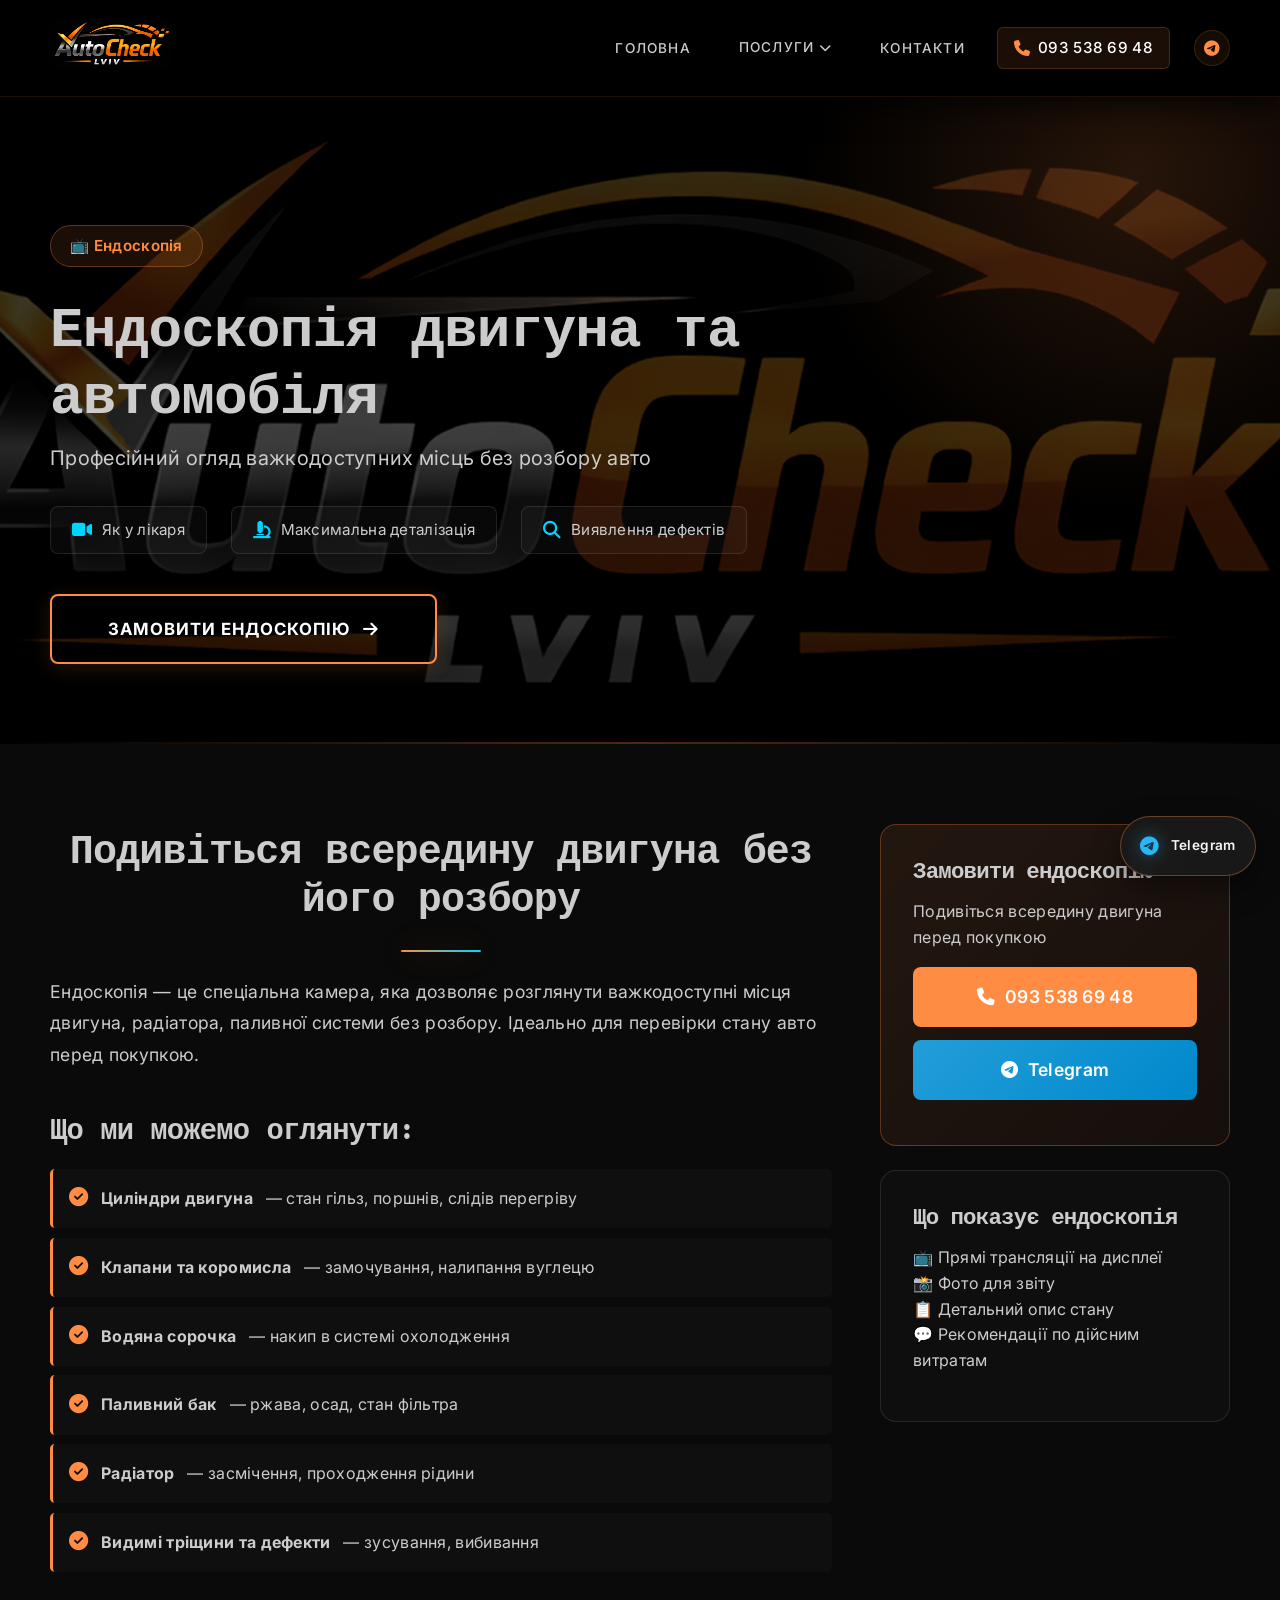
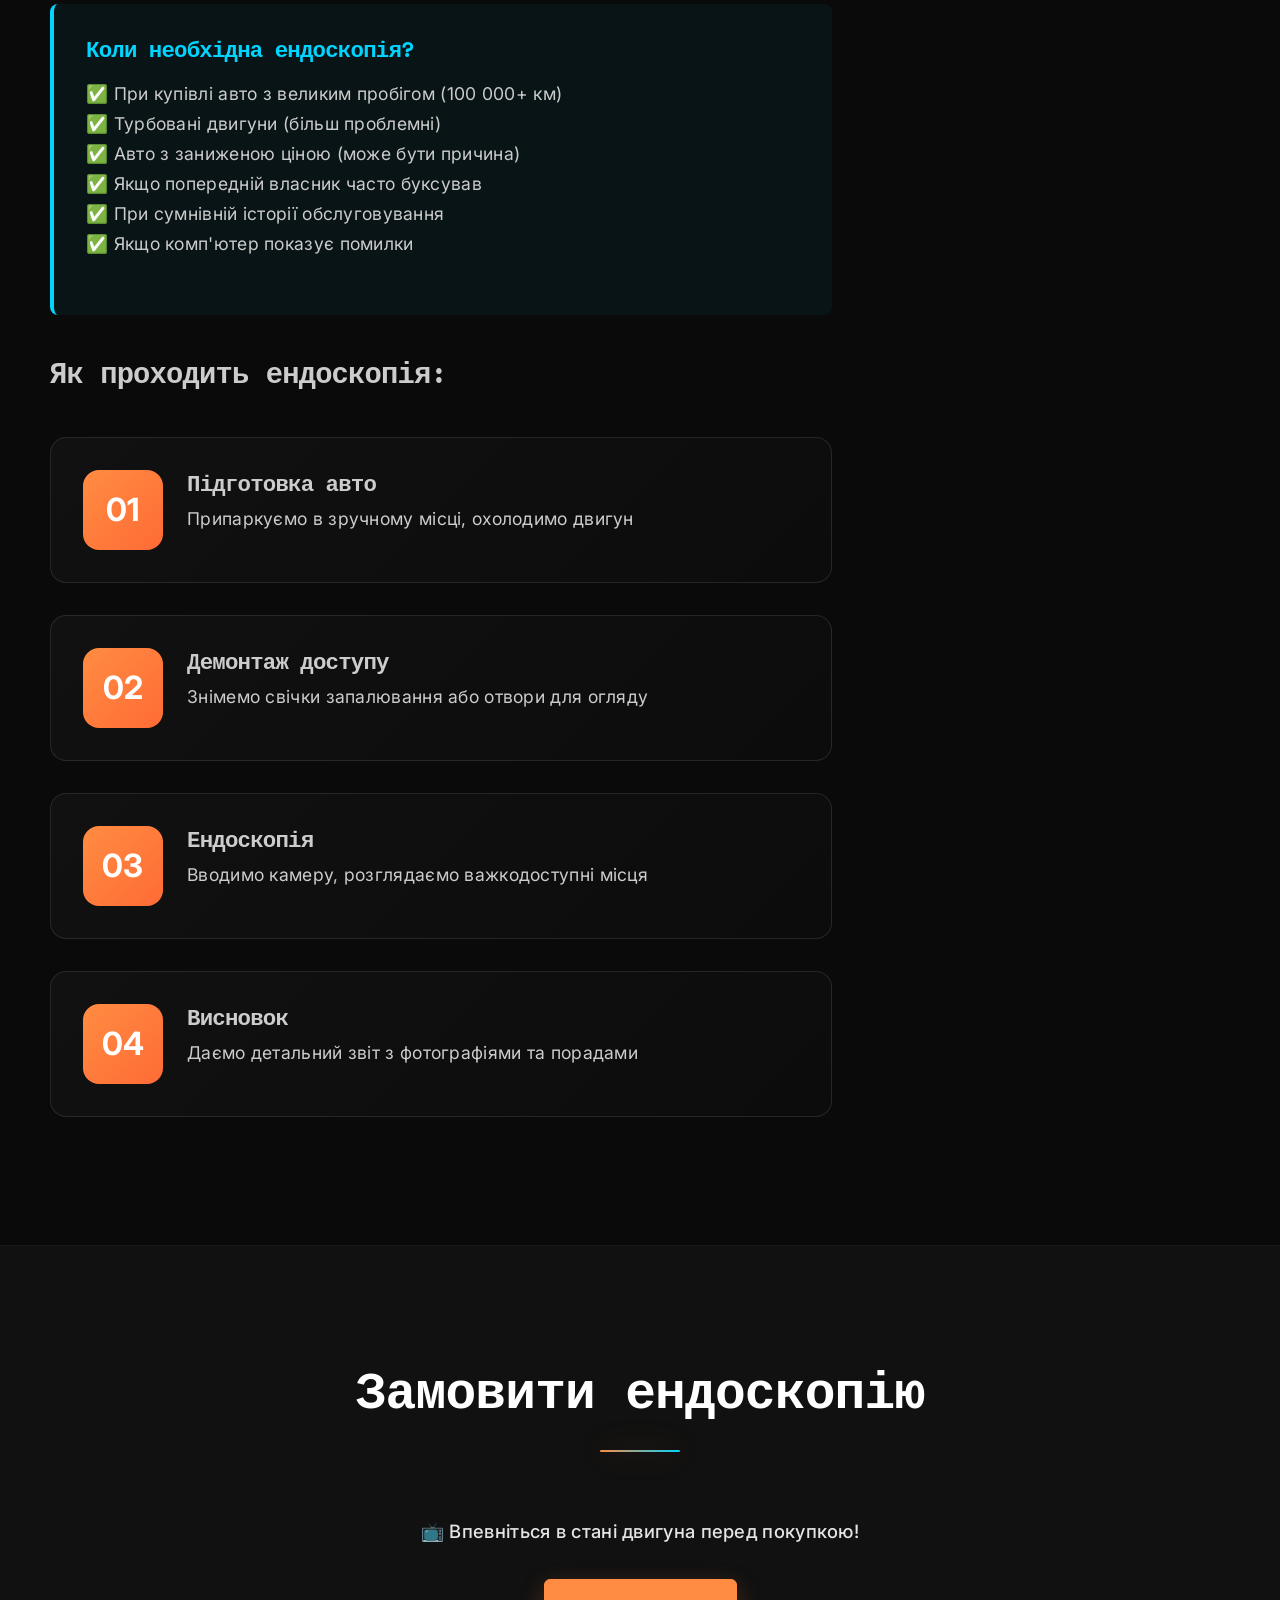
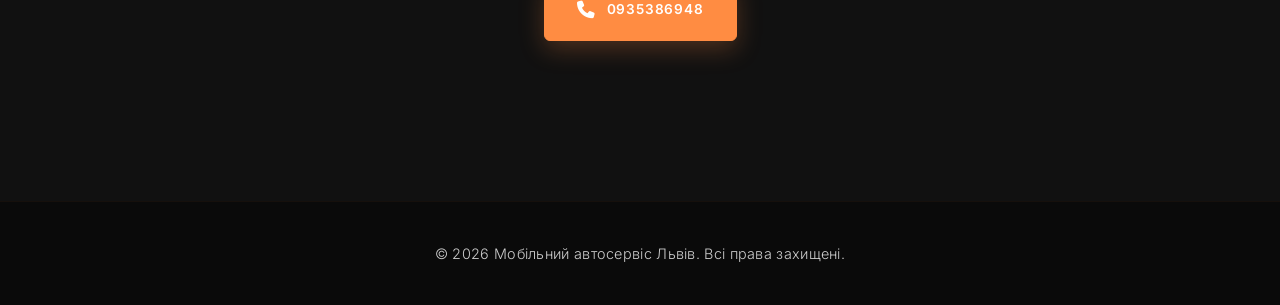
<file: endoskopiya.html>
﻿<!DOCTYPE html>
<html lang="uk">
<head>
    <meta charset="UTF-8">
    <meta name="viewport" content="width=device-width, initial-scale=1.0">
    <title>Ендоскопія двигуна Львів 📺 Огляд важкодоступних місць без розбору | ☎ 093-538-69-48</title>
    <meta name="description" content="✅ Ендоскопія двигуна та кузова у Львові. Виявлення прихованих дефектів без розбору авто. Перевірка перед покупкою. ☎ 093-538-69-48">
    <link rel="icon" type="image/png" href="img/favicon.png">
    <link href="https://fonts.googleapis.com/css2?family=Inter:wght@300;400;500;600;700&family=Space+Mono:wght@400;700&display=swap" rel="stylesheet">
    <link rel="stylesheet" href="https://cdnjs.cloudflare.com/ajax/libs/font-awesome/6.5.1/css/all.min.css">
    <link rel="stylesheet" href="styles.css">
</head>
<body>
    <header class="header">
        <div class="container">
            <div class="header-content">
                <div class="logo"><a href="index.html"><img src="img/logo.png" alt="Логотип"></a></div>
                <nav class="nav">
                    <button class="hamburger" id="hamburger"><span></span><span></span><span></span></button>
                    <ul class="nav-menu" id="navMenu">
                        <li><a href="index.html">Головна</a></li>
                        <li class="dropdown">
                            <a href="#" class="dropdown-toggle">Послуги <i class="fas fa-chevron-down"></i></a>
                            <ul class="dropdown-menu">
                                <li><a href="pidbir-avto.html">Підбір авто</a></li>
                                <li><a href="perevirka-avto.html">Перевірка авто</a></li>
                                <li><a href="endoskopiya.html">Ендоскопія</a></li>
                                <li><a href="diagnostyka.html">Діагностика</a></li>
                                <li><a href="avtoelektryk.html">Автоелектрик</a></li>
                                <li><a href="zamina-masla.html">Заміна масла</a></li>
                                <li><a href="remont-avto.html">Ремонт авто</a></li>
                                <li><a href="prykurka-avto.html">Прикурка авто</a></li>
                                <li><a href="ustanovka-kamer.html">Встановлення камер</a></li>
                                <li><a href="android-magnitola.html">Android магнітола</a></li>
                                <li><a href="buksyruvannya.html">Буксирування</a></li>
                            </ul>
                        </li>
                        <li><a href="index.html#contact">Контакти</a></li>
                        <li class="header-contacts-mobile"><a href="tel:+380935386948" class="header-phone-mobile"><i class="fas fa-phone"></i><span>093 538 69 48</span></a></li>
                    </ul>
                    <div class="header-contacts">
                        <a href="tel:+380935386948" class="header-phone"><i class="fas fa-phone"></i><span>093 538 69 48</span></a>
                        <div class="header-socials"><a href="https://t.me/autocheck_lviv" target="_blank"><i class="fab fa-telegram"></i></a></div>
                    </div>
                </nav>
            </div>
        </div>
    </header>

    <section class="service-hero">
        <video class="service-hero-video" autoplay muted loop playsinline poster="img/logo.png">
            <source src="img/background.mp4" type="video/mp4">
        </video>
        <div class="service-hero-overlay"></div>
        <div class="container">
            <div class="service-hero-content">
                <span class="service-badge">📺 Ендоскопія</span>
                <h1>Ендоскопія двигуна та автомобіля</h1>
                <p class="service-subtitle">Професійний огляд важкодоступних місць без розбору авто</p>
                <div class="service-features">
                    <div class="service-feature"><i class="fas fa-video"></i><span>Як у лікаря</span></div>
                    <div class="service-feature"><i class="fas fa-microscope"></i><span>Максимальна деталізація</span></div>
                    <div class="service-feature"><i class="fas fa-magnifying-glass"></i><span>Виявлення дефектів</span></div>
                </div>
                <a href="#contact" class="cta-button">Замовити ендоскопію <i class="fas fa-arrow-right"></i></a>
            </div>
        </div>
    </section>

    <section class="service-content">
        <div class="container">
            <div class="content-grid">
                <div class="content-main">
                    <h2>Подивіться всередину двигуна без його розбору</h2>
                    <p>Ендоскопія — це спеціальна камера, яка дозволяє розглянути важкодоступні місця двигуна, радіатора, паливної системи без розбору. Ідеально для перевірки стану авто перед покупкою.</p>

                    <h3>Що ми можемо оглянути:</h3>
                    <ul class="service-list">
                        <li><i class="fas fa-check-circle"></i> <strong>Циліндри двигуна</strong> — стан гільз, поршнів, слідів перегріву</li>
                        <li><i class="fas fa-check-circle"></i> <strong>Клапани та коромисла</strong> — замочування, налипання вуглецю</li>
                        <li><i class="fas fa-check-circle"></i> <strong>Водяна сорочка</strong> — накип в системі охолодження</li>
                        <li><i class="fas fa-check-circle"></i> <strong>Паливний бак</strong> — ржава, осад, стан фільтра</li>
                        <li><i class="fas fa-check-circle"></i> <strong>Радіатор</strong> — засмічення, проходження рідини</li>
                        <li><i class="fas fa-check-circle"></i> <strong>Видимі тріщини та дефекти</strong> — зусування, вибивання</li>
                    </ul>

                    <div class="info-block">
                        <h3>Коли необхідна ендоскопія?</h3>
                        <p>✅ При купівлі авто з великим пробігом (100 000+ км)<br>
                        ✅ Турбовані двигуни (більш проблемні)<br>
                        ✅ Авто з заниженою ціною (може бути причина)<br>
                        ✅ Якщо попередній власник часто буксував<br>
                        ✅ При сумнівній історії обслуговування<br>
                        ✅ Якщо комп'ютер показує помилки</p>
                    </div>

                    <h3>Як проходить ендоскопія:</h3>
                    <div class="process-steps">
                        <div class="process-step">
                            <div class="step-number">01</div>
                            <div class="step-content">
                                <h4>Підготовка авто</h4>
                                <p>Припаркуємо в зручному місці, охолодимо двигун</p>
                            </div>
                        </div>
                        <div class="process-step">
                            <div class="step-number">02</div>
                            <div class="step-content">
                                <h4>Демонтаж доступу</h4>
                                <p>Знімемо свічки запалювання або отвори для огляду</p>
                            </div>
                        </div>
                        <div class="process-step">
                            <div class="step-number">03</div>
                            <div class="step-content">
                                <h4>Ендоскопія</h4>
                                <p>Вводимо камеру, розглядаємо важкодоступні місця</p>
                            </div>
                        </div>
                        <div class="process-step">
                            <div class="step-number">04</div>
                            <div class="step-content">
                                <h4>Висновок</h4>
                                <p>Даємо детальний звіт з фотографіями та порадами</p>
                            </div>
                        </div>
                    </div>


                </div>

                <div class="content-sidebar">
                    <div class="sidebar-card cta-card">
                        <h3>Замовити ендоскопію</h3>
                        <p>Подивіться всередину двигуна перед покупкою</p>
                        <a href="tel:+380935386948" class="sidebar-button"><i class="fas fa-phone"></i> 093 538 69 48</a>
                        <a href="https://t.me/autocheck_lviv" class="sidebar-button telegram" target="_blank"><i class="fab fa-telegram"></i> Telegram</a>
                    </div>

                    <div class="sidebar-card">
                        <h3>Що показує ендоскопія</h3>
                        <p>📺 Прямі трансляції на дисплеї<br>
                        📸 Фото для звіту<br>
                        📋 Детальний опис стану<br>
                        💬 Рекомендації по дійсним витратам</p>
                    </div>
                </div>
            </div>
        </div>
    </section>

    <section class="contact" id="contact">
        <div class="container">
            <h2>Замовити ендоскопію</h2>
            <div class="contact-content">
                <p class="contact-text">📺 Впевніться в стані двигуна перед покупкою!</p>
                <div class="contact-methods">
                    <a href="tel:+380935386948" class="contact-button phone"><span class="contact-icon"><i class="fas fa-phone"></i></span><span>0935386948</span></a>
                </div>
            </div>
        </div>
    </section>

    <footer class="footer">
        <div class="container">
            <p>&copy; 2026 Мобільний автосервіс Львів. Всі права захищені.</p>
        </div>
    </footer>

    <a class="fixed-contact" href="https://t.me/autocheck_lviv" target="_blank"><span class="fixed-contact-icon"><i class="fab fa-telegram"></i></span><span class="fixed-contact-text">Telegram</span></a>
    <script src="script.js"></script>
</body>
</html>
</file>
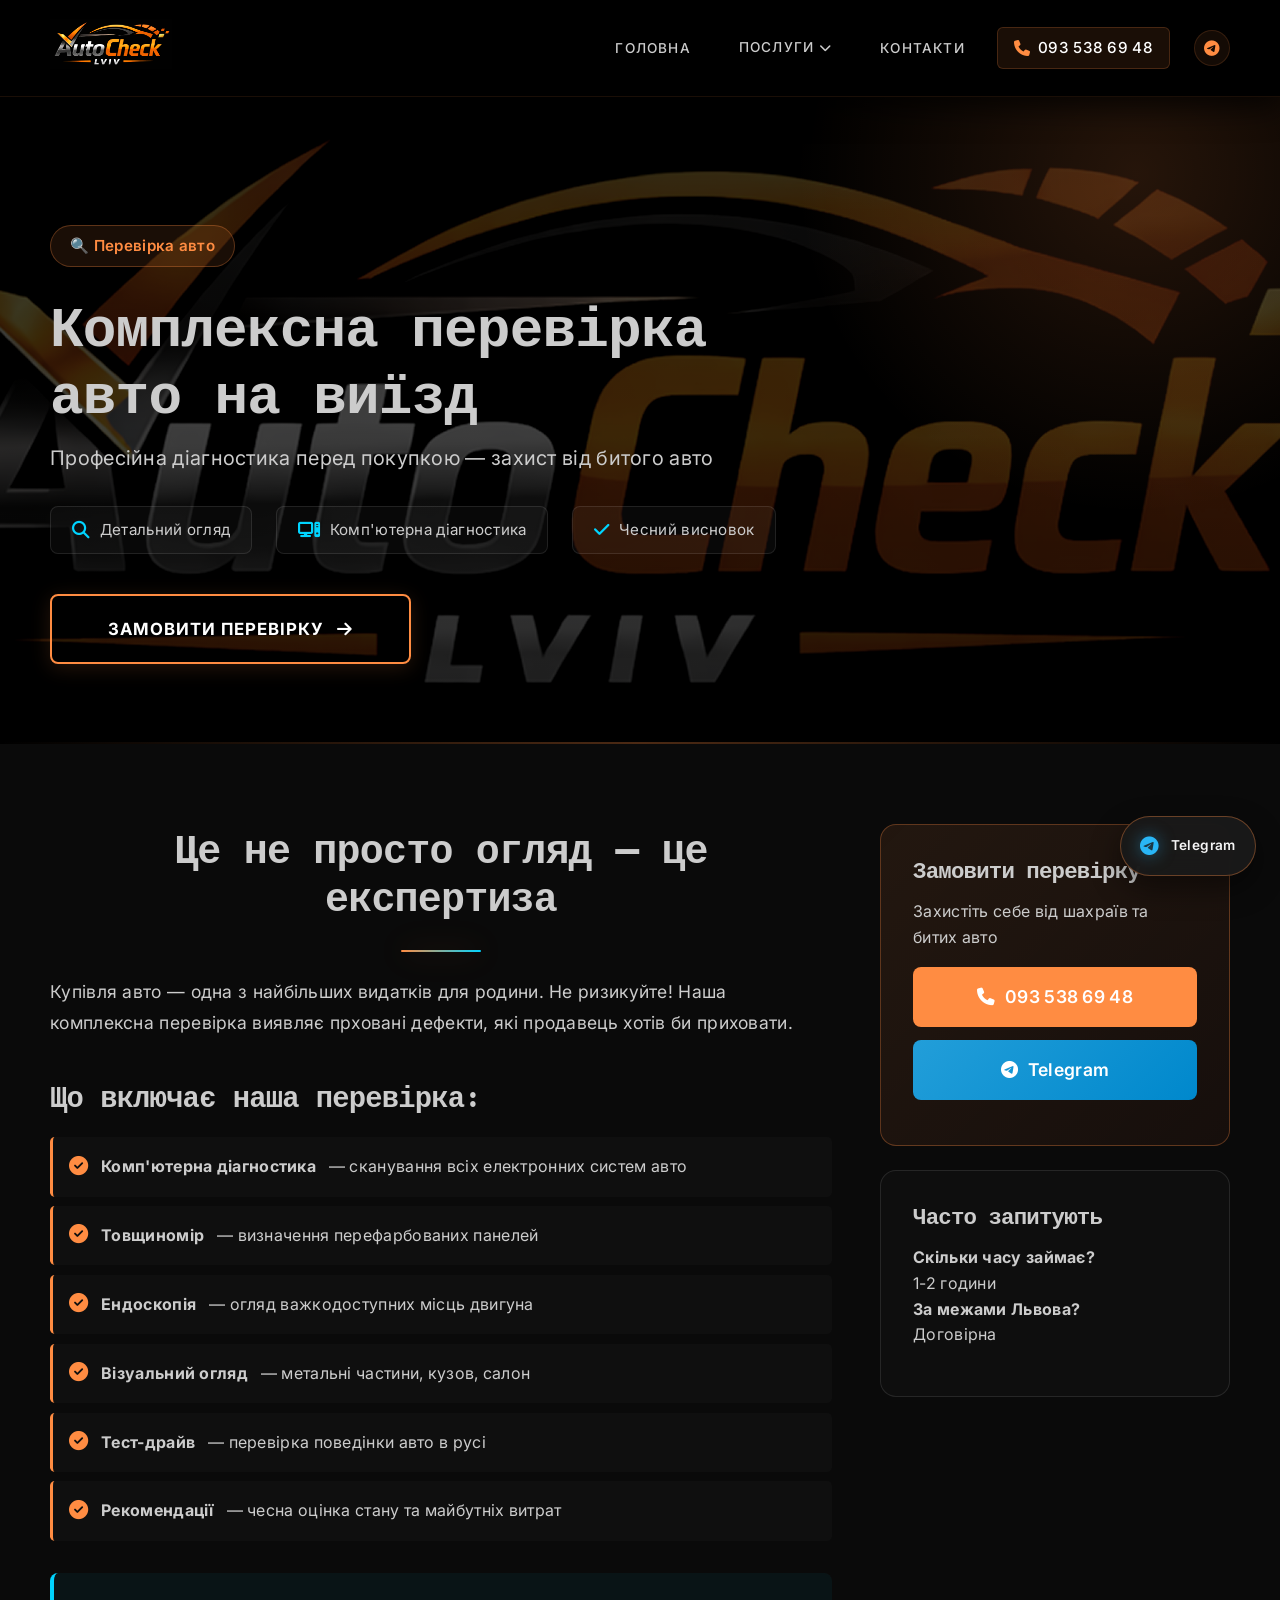
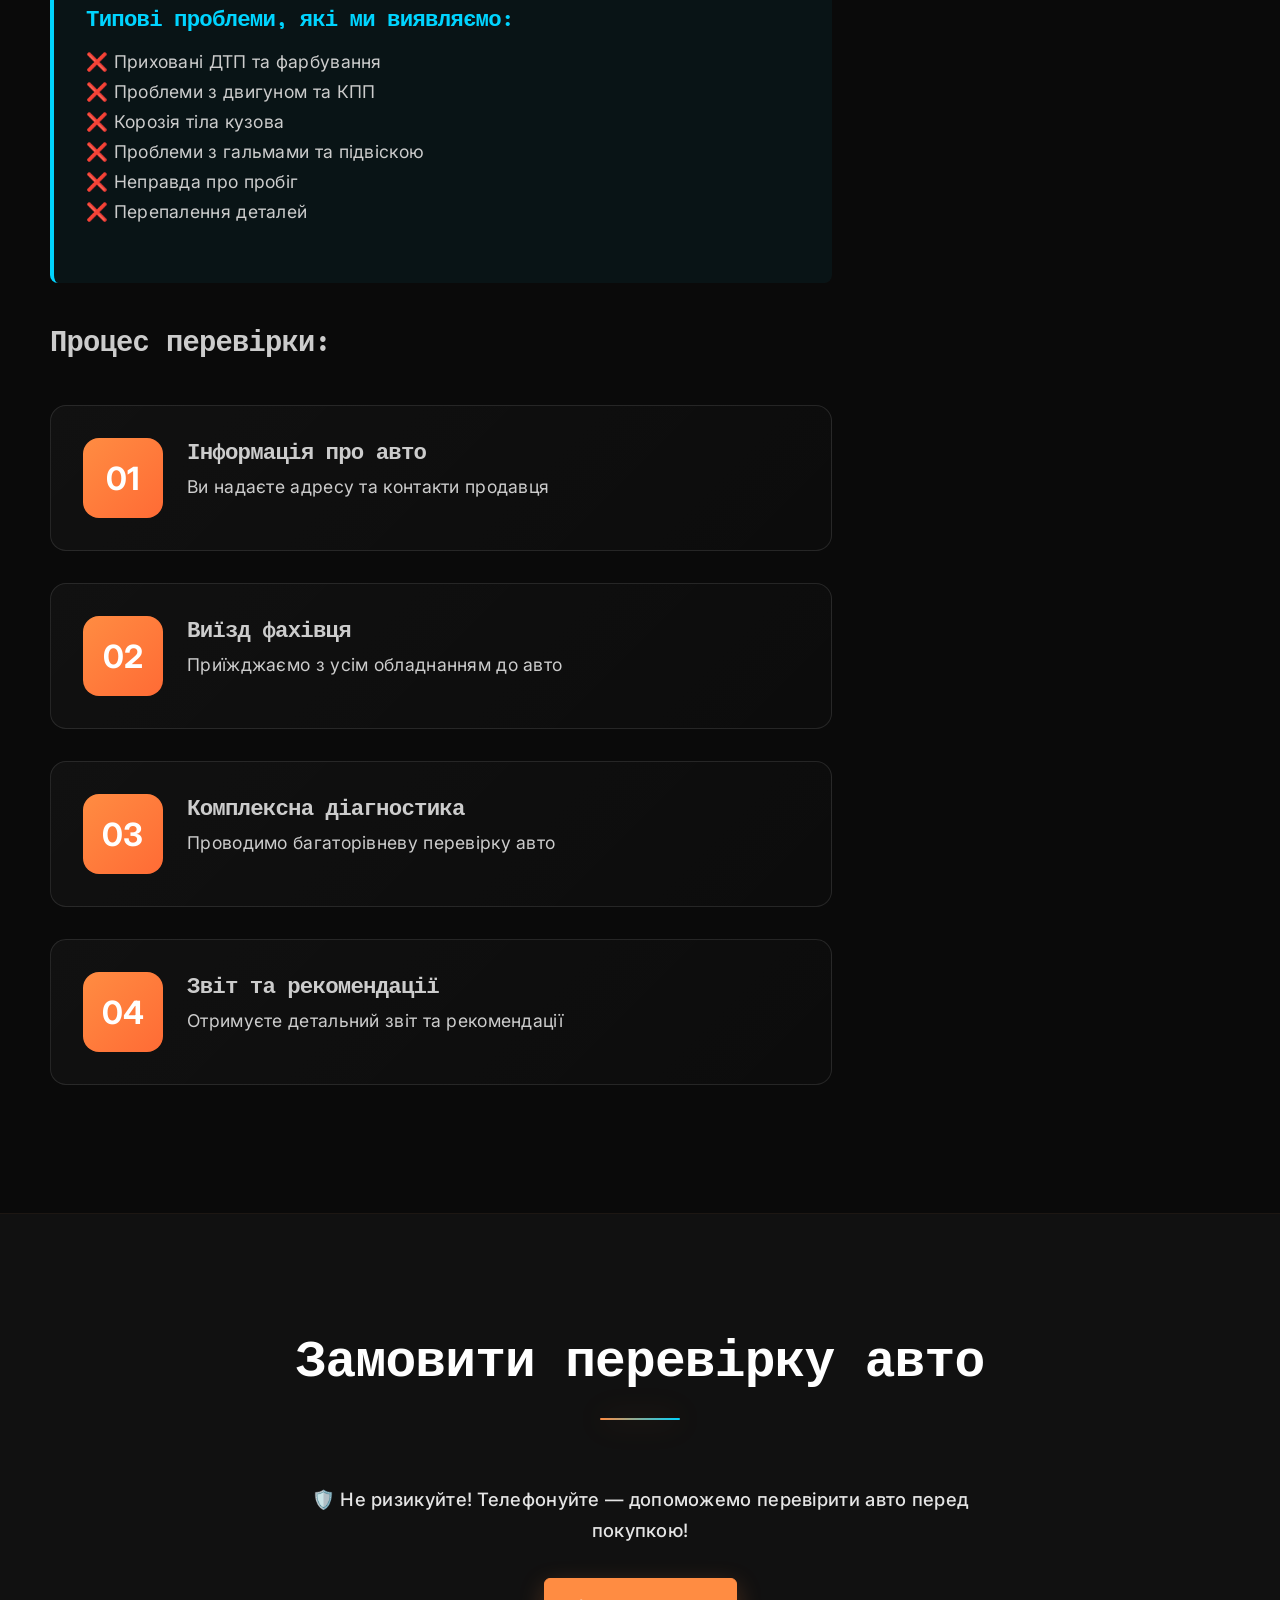
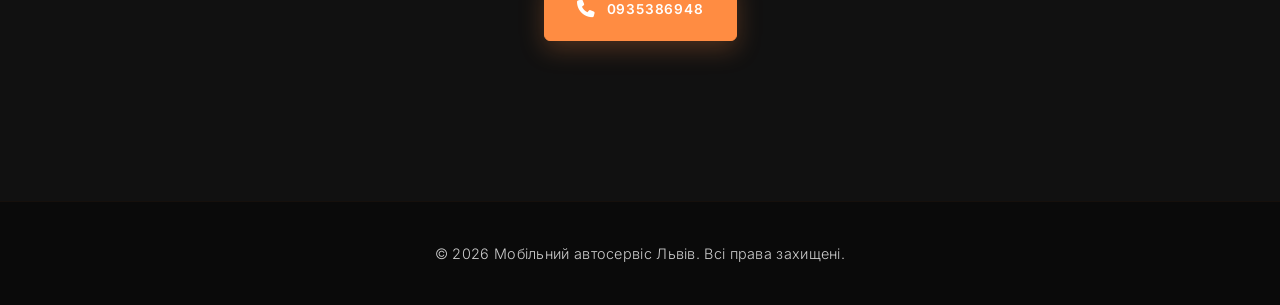
<file: perevirka-avto.html>
﻿<!DOCTYPE html>
<html lang="uk">
<head>
    <meta charset="UTF-8">
    <meta name="viewport" content="width=device-width, initial-scale=1.0">
    <title>Перевірка авто на виїзд у Львові 🔍 Комплексна діагностика перед покупкою | ☎ 093-538-69-48</title>
    <meta name="description" content="✅ Перевірка авто на виїзд у Львові. Товщиномір, ендоскопія, комп'ютерна діагностика. Захист від битого чи проблемного авто. ☎ 093-538-69-48">
    <link rel="icon" type="image/png" href="img/favicon.png">
    <link href="https://fonts.googleapis.com/css2?family=Inter:wght@300;400;500;600;700&family=Space+Mono:wght@400;700&display=swap" rel="stylesheet">
    <link rel="stylesheet" href="https://cdnjs.cloudflare.com/ajax/libs/font-awesome/6.5.1/css/all.min.css">
    <link rel="stylesheet" href="styles.css">
</head>
<body>
    <header class="header">
        <div class="container">
            <div class="header-content">
                <div class="logo"><a href="index.html"><img src="img/logo.png" alt="Логотип"></a></div>
                <nav class="nav">
                    <button class="hamburger" id="hamburger"><span></span><span></span><span></span></button>
                    <ul class="nav-menu" id="navMenu">
                        <li><a href="index.html">Головна</a></li>
                        <li class="dropdown">
                            <a href="#" class="dropdown-toggle">Послуги <i class="fas fa-chevron-down"></i></a>
                            <ul class="dropdown-menu">
                                <li><a href="pidbir-avto.html">Підбір авто</a></li>
                                <li><a href="perevirka-avto.html">Перевірка авто</a></li>
                                <li><a href="endoskopiya.html">Ендоскопія</a></li>
                                <li><a href="diagnostyka.html">Діагностика</a></li>
                                <li><a href="avtoelektryk.html">Автоелектрик</a></li>
                                <li><a href="zamina-masla.html">Заміна масла</a></li>
                                <li><a href="remont-avto.html">Ремонт авто</a></li>
                                <li><a href="prykurka-avto.html">Прикурка авто</a></li>
                                <li><a href="ustanovka-kamer.html">Встановлення камер</a></li>
                                <li><a href="android-magnitola.html">Android магнітола</a></li>
                                <li><a href="buksyruvannya.html">Буксирування</a></li>
                            </ul>
                        </li>
                        <li><a href="index.html#contact">Контакти</a></li>
                        <li class="header-contacts-mobile"><a href="tel:+380935386948" class="header-phone-mobile"><i class="fas fa-phone"></i><span>093 538 69 48</span></a></li>
                    </ul>
                    <div class="header-contacts">
                        <a href="tel:+380935386948" class="header-phone"><i class="fas fa-phone"></i><span>093 538 69 48</span></a>
                        <div class="header-socials"><a href="https://t.me/autocheck_lviv" target="_blank"><i class="fab fa-telegram"></i></a></div>
                    </div>
                </nav>
            </div>
        </div>
    </header>

    <section class="service-hero">
        <video class="service-hero-video" autoplay muted loop playsinline poster="img/logo.png">
            <source src="img/background.mp4" type="video/mp4">
        </video>
        <div class="service-hero-overlay"></div>
        <div class="container">
            <div class="service-hero-content">
                <span class="service-badge">🔍 Перевірка авто</span>
                <h1>Комплексна перевірка авто на виїзд</h1>
                <p class="service-subtitle">Професійна діагностика перед покупкою — захист від битого авто</p>
                <div class="service-features">
                    <div class="service-feature"><i class="fas fa-magnifying-glass"></i><span>Детальний огляд</span></div>
                    <div class="service-feature"><i class="fas fa-computer"></i><span>Комп'ютерна діагностика</span></div>
                    <div class="service-feature"><i class="fas fa-check"></i><span>Чесний висновок</span></div>
                </div>
                <a href="#contact" class="cta-button">Замовити перевірку <i class="fas fa-arrow-right"></i></a>
            </div>
        </div>
    </section>

    <section class="service-content">
        <div class="container">
            <div class="content-grid">
                <div class="content-main">
                    <h2>Це не просто огляд — це експертиза</h2>
                    <p>Купівля авто — одна з найбільших видатків для родини. Не ризикуйте! Наша комплексна перевірка виявляє прховані дефекти, які продавець хотів би приховати.</p>

                    <h3>Що включає наша перевірка:</h3>
                    <ul class="service-list">
                        <li><i class="fas fa-check-circle"></i> <strong>Комп'ютерна діагностика</strong> — сканування всіх електронних систем авто</li>
                        <li><i class="fas fa-check-circle"></i> <strong>Товщиномір</strong> — визначення перефарбованих панелей</li>
                        <li><i class="fas fa-check-circle"></i> <strong>Ендоскопія</strong> — огляд важкодоступних місць двигуна</li>
                        <li><i class="fas fa-check-circle"></i> <strong>Візуальний огляд</strong> — метальні частини, кузов, салон</li>
                        <li><i class="fas fa-check-circle"></i> <strong>Тест-драйв</strong> — перевірка поведінки авто в русі</li>
                        <li><i class="fas fa-check-circle"></i> <strong>Рекомендації</strong> — чесна оцінка стану та майбутніх витрат</li>
                    </ul>

                    <div class="info-block">
                        <h3>Типові проблеми, які ми виявляємо:</h3>
                        <p>❌ Приховані ДТП та фарбування<br>
                        ❌ Проблеми з двигуном та КПП<br>
                        ❌ Корозія тіла кузова<br>
                        ❌ Проблеми з гальмами та підвіскою<br>
                        ❌ Неправда про пробіг<br>
                        ❌ Перепалення деталей</p>
                    </div>

                    <h3>Процес перевірки:</h3>
                    <div class="process-steps">
                        <div class="process-step">
                            <div class="step-number">01</div>
                            <div class="step-content">
                                <h4>Інформація про авто</h4>
                                <p>Ви надаєте адресу та контакти продавця</p>
                            </div>
                        </div>
                        <div class="process-step">
                            <div class="step-number">02</div>
                            <div class="step-content">
                                <h4>Виїзд фахівця</h4>
                                <p>Приїжджаємо з усім обладнанням до авто</p>
                            </div>
                        </div>
                        <div class="process-step">
                            <div class="step-number">03</div>
                            <div class="step-content">
                                <h4>Комплексна діагностика</h4>
                                <p>Проводимо багаторівневу перевірку авто</p>
                            </div>
                        </div>
                        <div class="process-step">
                            <div class="step-number">04</div>
                            <div class="step-content">
                                <h4>Звіт та рекомендації</h4>
                                <p>Отримуєте детальний звіт та рекомендації</p>
                            </div>
                        </div>
                    </div>


                </div>

                <div class="content-sidebar">
                    <div class="sidebar-card cta-card">
                        <h3>Замовити перевірку</h3>
                        <p>Захистіть себе від шахраїв та битих авто</p>
                        <a href="tel:+380935386948" class="sidebar-button"><i class="fas fa-phone"></i> 093 538 69 48</a>
                        <a href="https://t.me/autocheck_lviv" class="sidebar-button telegram" target="_blank"><i class="fab fa-telegram"></i> Telegram</a>
                    </div>

                    <div class="sidebar-card">
                        <h3>Часто запитують</h3>
                        <p><strong>Скільки часу займає?</strong><br>1-2 години<br>
                        <strong>За межами Львова?</strong><br>Договірна</p>
                    </div>
                </div>
            </div>
        </div>
    </section>

    <section class="contact" id="contact">
        <div class="container">
            <h2>Замовити перевірку авто</h2>
            <div class="contact-content">
                <p class="contact-text">🛡️ Не ризикуйте! Телефонуйте — допоможемо перевірити авто перед покупкою!</p>
                <div class="contact-methods">
                    <a href="tel:+380935386948" class="contact-button phone"><span class="contact-icon"><i class="fas fa-phone"></i></span><span>0935386948</span></a>
                </div>
            </div>
        </div>
    </section>

    <footer class="footer">
        <div class="container">
            <p>&copy; 2026 Мобільний автосервіс Львів. Всі права захищені.</p>
        </div>
    </footer>

    <a class="fixed-contact" href="https://t.me/autocheck_lviv" target="_blank"><span class="fixed-contact-icon"><i class="fab fa-telegram"></i></span><span class="fixed-contact-text">Telegram</span></a>
    <script src="script.js"></script>
</body>
</html>
</file>
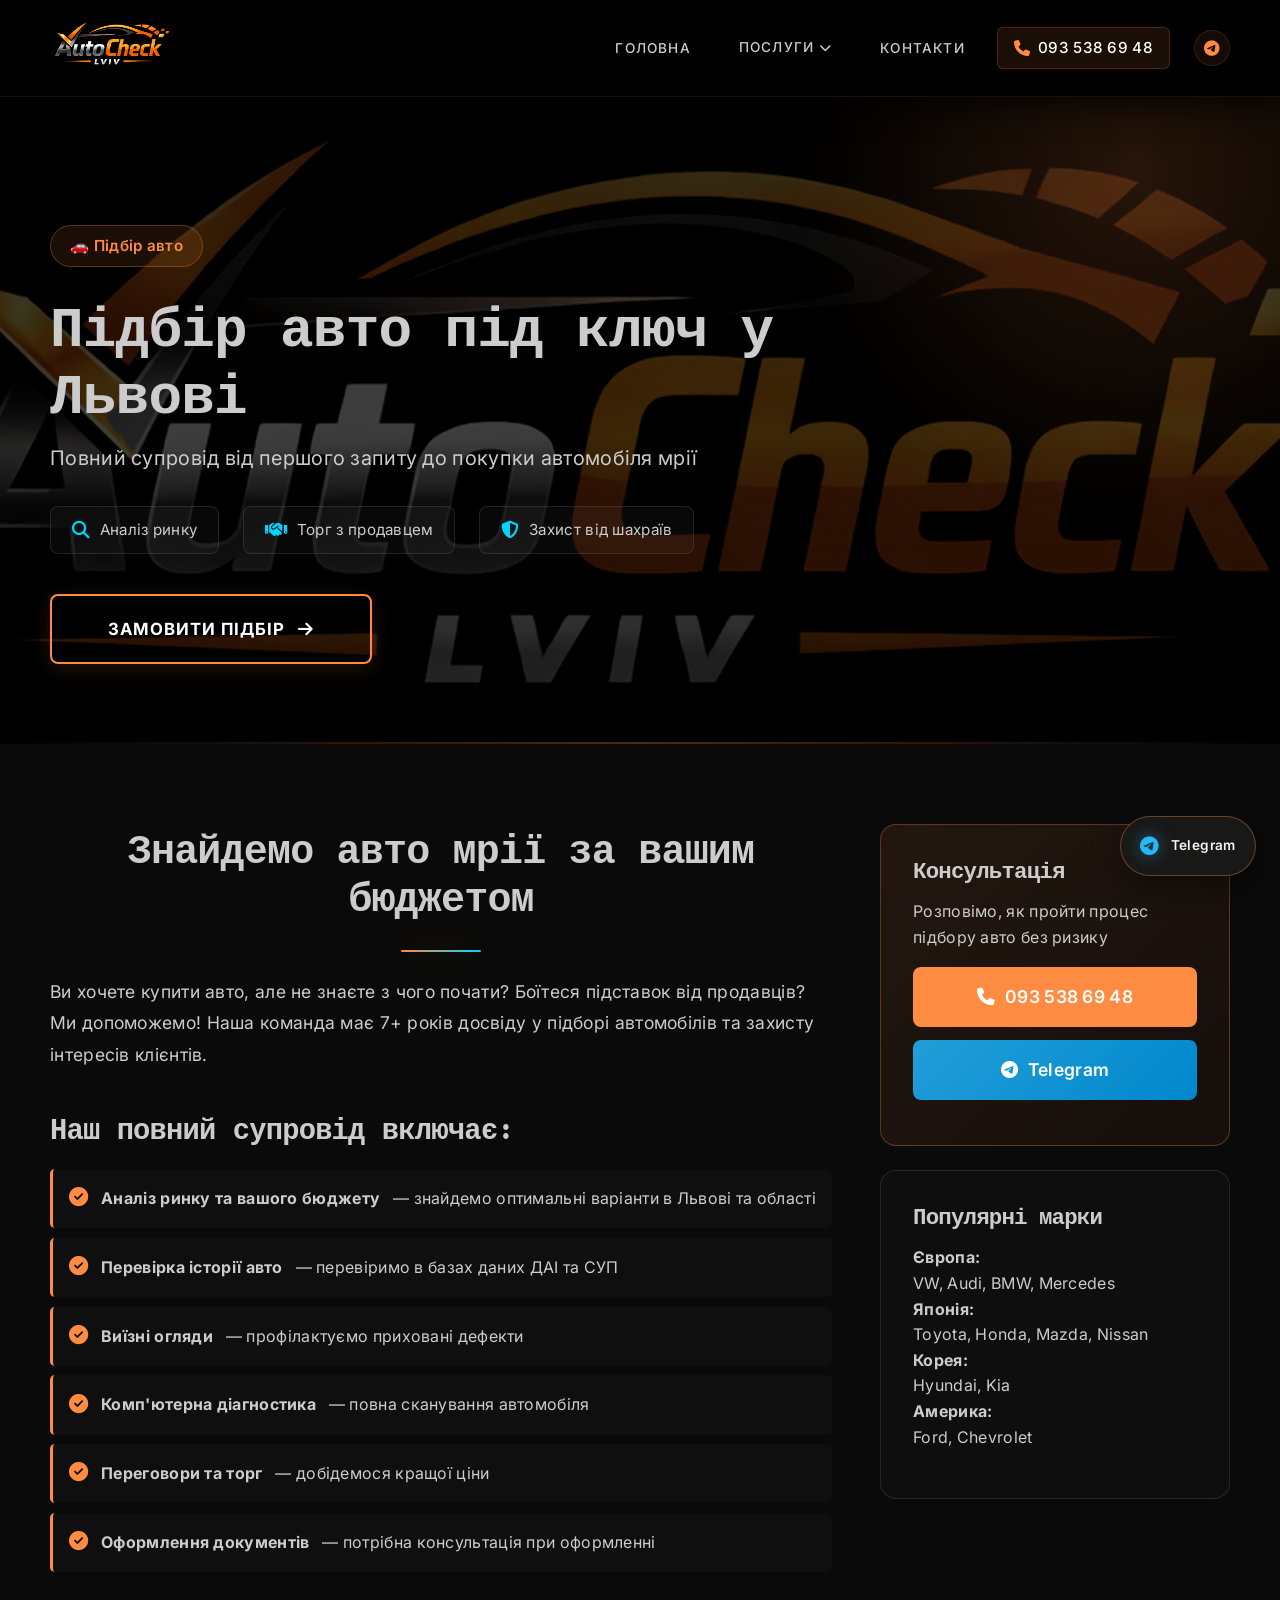
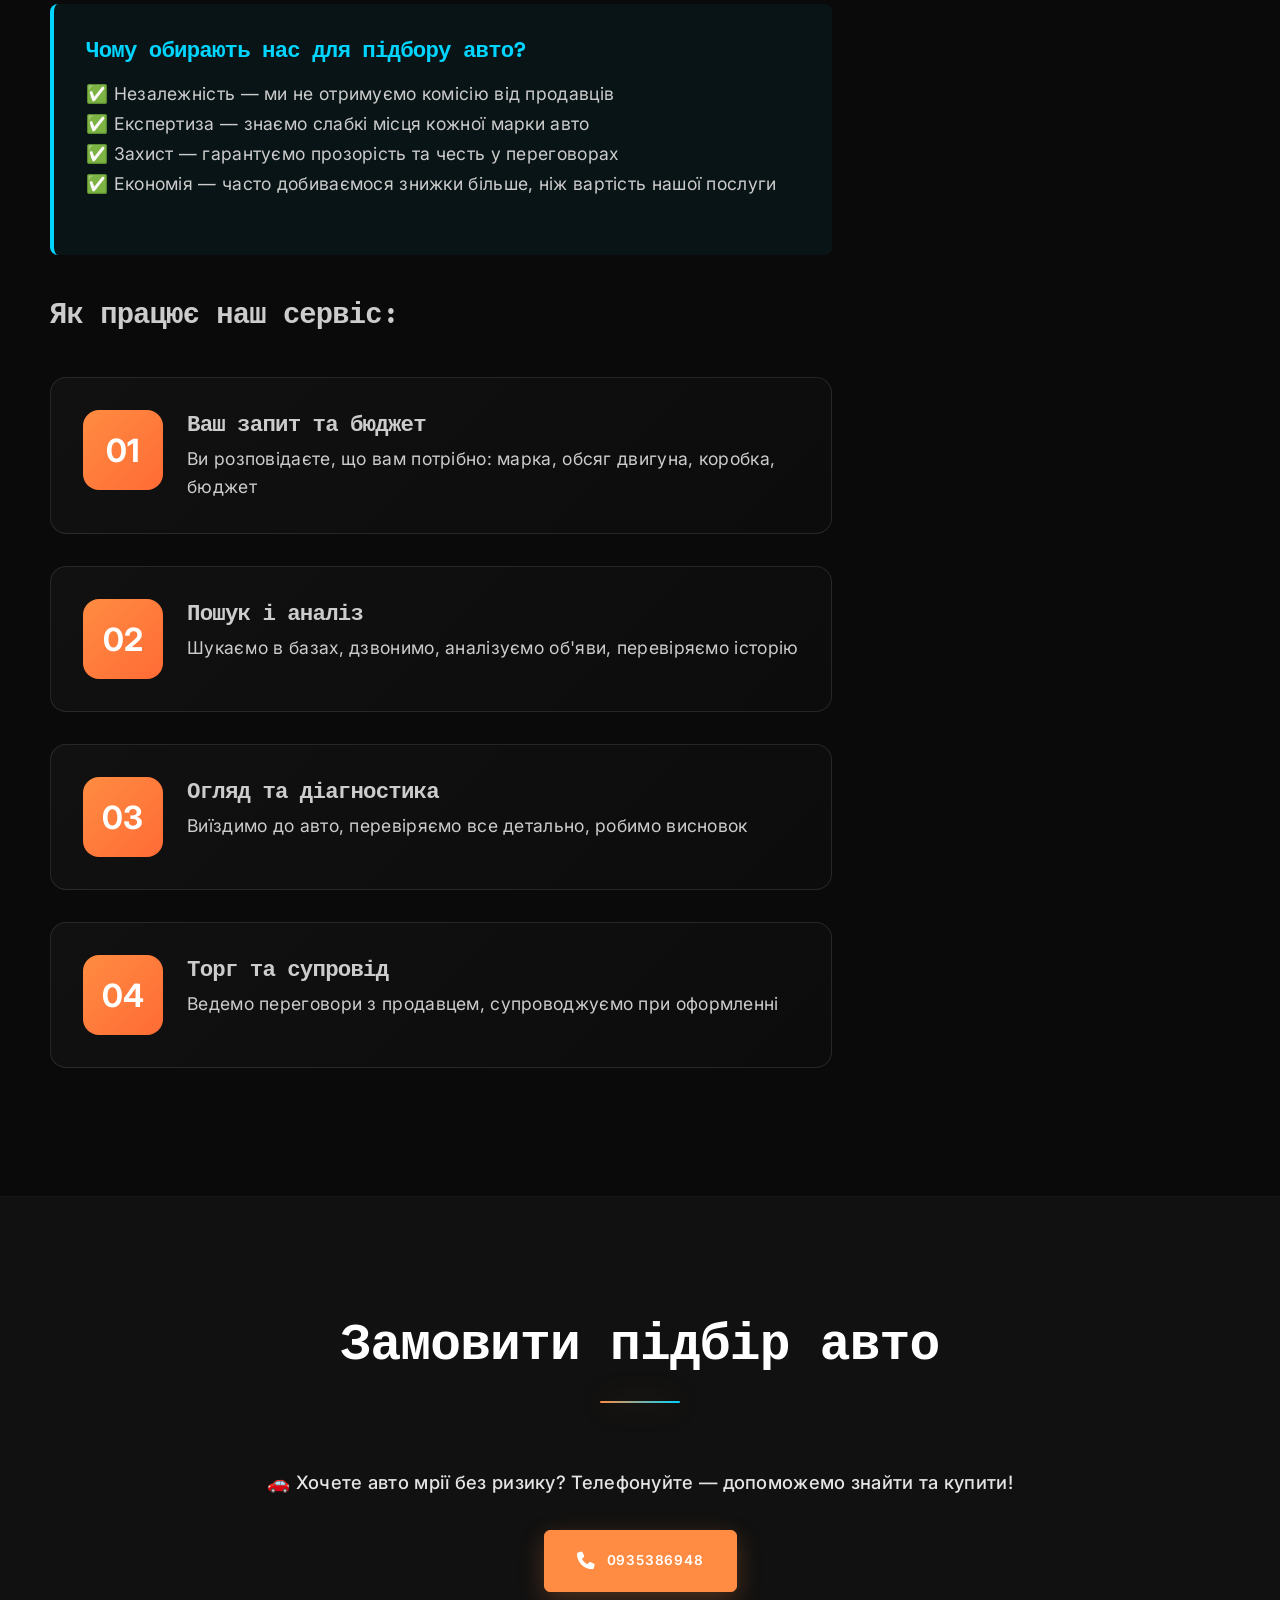
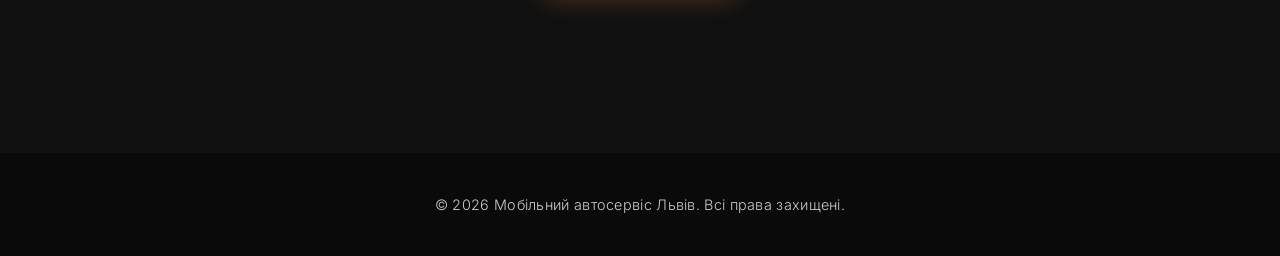
<file: pidbir-avto.html>
﻿<!DOCTYPE html>
<html lang="uk">
<head>
    <meta charset="UTF-8">
    <meta name="viewport" content="width=device-width, initial-scale=1.0">
    <title>Підбір авто під ключ у Львові 🚗 Професійна допомога при купівлі авто | ☎ 093-538-69-48</title>
    <meta name="description" content="✅ Підбір авто під ключ у Львові. Допоможемо знайти і перевірити авто мрії. Переговори з продавцем, аналіз історії, загальна супровід. ☎ 093-538-69-48">
    <link rel="icon" type="image/png" href="img/favicon.png">
    <link href="https://fonts.googleapis.com/css2?family=Inter:wght@300;400;500;600;700&family=Space+Mono:wght@400;700&display=swap" rel="stylesheet">
    <link rel="stylesheet" href="https://cdnjs.cloudflare.com/ajax/libs/font-awesome/6.5.1/css/all.min.css">
    <link rel="stylesheet" href="styles.css">
</head>
<body>
    <header class="header">
        <div class="container">
            <div class="header-content">
                <div class="logo"><a href="index.html"><img src="img/logo.png" alt="Логотип"></a></div>
                <nav class="nav">
                    <button class="hamburger" id="hamburger"><span></span><span></span><span></span></button>
                    <ul class="nav-menu" id="navMenu">
                        <li><a href="index.html">Головна</a></li>
                        <li class="dropdown">
                            <a href="#" class="dropdown-toggle">Послуги <i class="fas fa-chevron-down"></i></a>
                            <ul class="dropdown-menu">
                                <li><a href="pidbir-avto.html">Підбір авто</a></li>
                                <li><a href="perevirka-avto.html">Перевірка авто</a></li>
                                <li><a href="endoskopiya.html">Ендоскопія</a></li>
                                <li><a href="diagnostyka.html">Діагностика</a></li>
                                <li><a href="avtoelektryk.html">Автоелектрик</a></li>
                                <li><a href="zamina-masla.html">Заміна масла</a></li>
                                <li><a href="remont-avto.html">Ремонт авто</a></li>
                                <li><a href="prykurka-avto.html">Прикурка авто</a></li>
                                <li><a href="ustanovka-kamer.html">Встановлення камер</a></li>
                                <li><a href="android-magnitola.html">Android магнітола</a></li>
                                <li><a href="buksyruvannya.html">Буксирування</a></li>
                            </ul>
                        </li>
                        <li><a href="index.html#contact">Контакти</a></li>
                        <li class="header-contacts-mobile"><a href="tel:+380935386948" class="header-phone-mobile"><i class="fas fa-phone"></i><span>093 538 69 48</span></a></li>
                    </ul>
                    <div class="header-contacts">
                        <a href="tel:+380935386948" class="header-phone"><i class="fas fa-phone"></i><span>093 538 69 48</span></a>
                        <div class="header-socials"><a href="https://t.me/autocheck_lviv" target="_blank"><i class="fab fa-telegram"></i></a></div>
                    </div>
                </nav>
            </div>
        </div>
    </header>

    <section class="service-hero">
        <video class="service-hero-video" autoplay muted loop playsinline poster="img/logo.png">
            <source src="img/background.mp4" type="video/mp4">
        </video>
        <div class="service-hero-overlay"></div>
        <div class="container">
            <div class="service-hero-content">
                <span class="service-badge">🚗 Підбір авто</span>
                <h1>Підбір авто під ключ у Львові</h1>
                <p class="service-subtitle">Повний супровід від першого запиту до покупки автомобіля мрії</p>
                <div class="service-features">
                    <div class="service-feature"><i class="fas fa-search"></i><span>Аналіз ринку</span></div>
                    <div class="service-feature"><i class="fas fa-handshake"></i><span>Торг з продавцем</span></div>
                    <div class="service-feature"><i class="fas fa-shield-alt"></i><span>Захист від шахраїв</span></div>
                </div>
                <a href="#contact" class="cta-button">Замовити підбір <i class="fas fa-arrow-right"></i></a>
            </div>
        </div>
    </section>

    <section class="service-content">
        <div class="container">
            <div class="content-grid">
                <div class="content-main">
                    <h2>Знайдемо авто мрії за вашим бюджетом</h2>
                    <p>Ви хочете купити авто, але не знаєте з чого почати? Боїтеся підставок від продавців? Ми допоможемо! Наша команда має 7+ років досвіду у підборі автомобілів та захисту інтересів клієнтів.</p>

                    <h3>Наш повний супровід включає:</h3>
                    <ul class="service-list">
                        <li><i class="fas fa-check-circle"></i> <strong>Аналіз ринку та вашого бюджету</strong> — знайдемо оптимальні варіанти в Львові та області</li>
                        <li><i class="fas fa-check-circle"></i> <strong>Перевірка історії авто</strong> — перевіримо в базах даних ДАІ та СУП</li>
                        <li><i class="fas fa-check-circle"></i> <strong>Виїзні огляди</strong> — профілактуємо приховані дефекти</li>
                        <li><i class="fas fa-check-circle"></i> <strong>Комп'ютерна діагностика</strong> — повна сканування автомобіля</li>
                        <li><i class="fas fa-check-circle"></i> <strong>Переговори та торг</strong> — добідемося кращої ціни</li>
                        <li><i class="fas fa-check-circle"></i> <strong>Оформлення документів</strong> — потрібна консультація при оформленні</li>
                    </ul>

                    <div class="info-block">
                        <h3>Чому обирають нас для підбору авто?</h3>
                        <p>✅ Незалежність — ми не отримуємо комісію від продавців<br>
                        ✅ Експертиза — знаємо слабкі місця кожної марки авто<br>
                        ✅ Захист — гарантуємо прозорість та честь у переговорах<br>
                        ✅ Економія — часто добиваємося знижки більше, ніж вартість нашої послуги</p>
                    </div>

                    <h3>Як працює наш сервіс:</h3>
                    <div class="process-steps">
                        <div class="process-step">
                            <div class="step-number">01</div>
                            <div class="step-content">
                                <h4>Ваш запит та бюджет</h4>
                                <p>Ви розповідаєте, що вам потрібно: марка, обсяг двигуна, коробка, бюджет</p>
                            </div>
                        </div>
                        <div class="process-step">
                            <div class="step-number">02</div>
                            <div class="step-content">
                                <h4>Пошук і аналіз</h4>
                                <p>Шукаємо в базах, дзвонимо, аналізуємо об'яви, перевіряємо історію</p>
                            </div>
                        </div>
                        <div class="process-step">
                            <div class="step-number">03</div>
                            <div class="step-content">
                                <h4>Огляд та діагностика</h4>
                                <p>Виїздимо до авто, перевіряємо все детально, робимо висновок</p>
                            </div>
                        </div>
                        <div class="process-step">
                            <div class="step-number">04</div>
                            <div class="step-content">
                                <h4>Торг та супровід</h4>
                                <p>Ведемо переговори з продавцем, супроводжуємо при оформленні</p>
                            </div>
                        </div>
                    </div>


                </div>

                <div class="content-sidebar">
                    <div class="sidebar-card cta-card">
                        <h3>Консультація</h3>
                        <p>Розповімо, як пройти процес підбору авто без ризику</p>
                        <a href="tel:+380935386948" class="sidebar-button"><i class="fas fa-phone"></i> 093 538 69 48</a>
                        <a href="https://t.me/autocheck_lviv" class="sidebar-button telegram" target="_blank"><i class="fab fa-telegram"></i> Telegram</a>
                    </div>

                    <div class="sidebar-card">
                        <h3>Популярні марки</h3>
                        <p><strong>Європа:</strong><br>VW, Audi, BMW, Mercedes<br>
                        <strong>Японія:</strong><br>Toyota, Honda, Mazda, Nissan<br>
                        <strong>Корея:</strong><br>Hyundai, Kia<br>
                        <strong>Америка:</strong><br>Ford, Chevrolet</p>
                    </div>
                </div>
            </div>
        </div>
    </section>

    <section class="contact" id="contact">
        <div class="container">
            <h2>Замовити підбір авто</h2>
            <div class="contact-content">
                <p class="contact-text">🚗 Хочете авто мрії без ризику? Телефонуйте — допоможемо знайти та купити!</p>
                <div class="contact-methods">
                    <a href="tel:+380935386948" class="contact-button phone"><span class="contact-icon"><i class="fas fa-phone"></i></span><span>0935386948</span></a>
                </div>
            </div>
        </div>
    </section>

    <footer class="footer">
        <div class="container">
            <p>&copy; 2026 Мобільний автосервіс Львів. Всі права захищені.</p>
        </div>
    </footer>

    <a class="fixed-contact" href="https://t.me/autocheck_lviv" target="_blank"><span class="fixed-contact-icon"><i class="fab fa-telegram"></i></span><span class="fixed-contact-text">Telegram</span></a>
    <script src="script.js"></script>
</body>
</html>
</file>
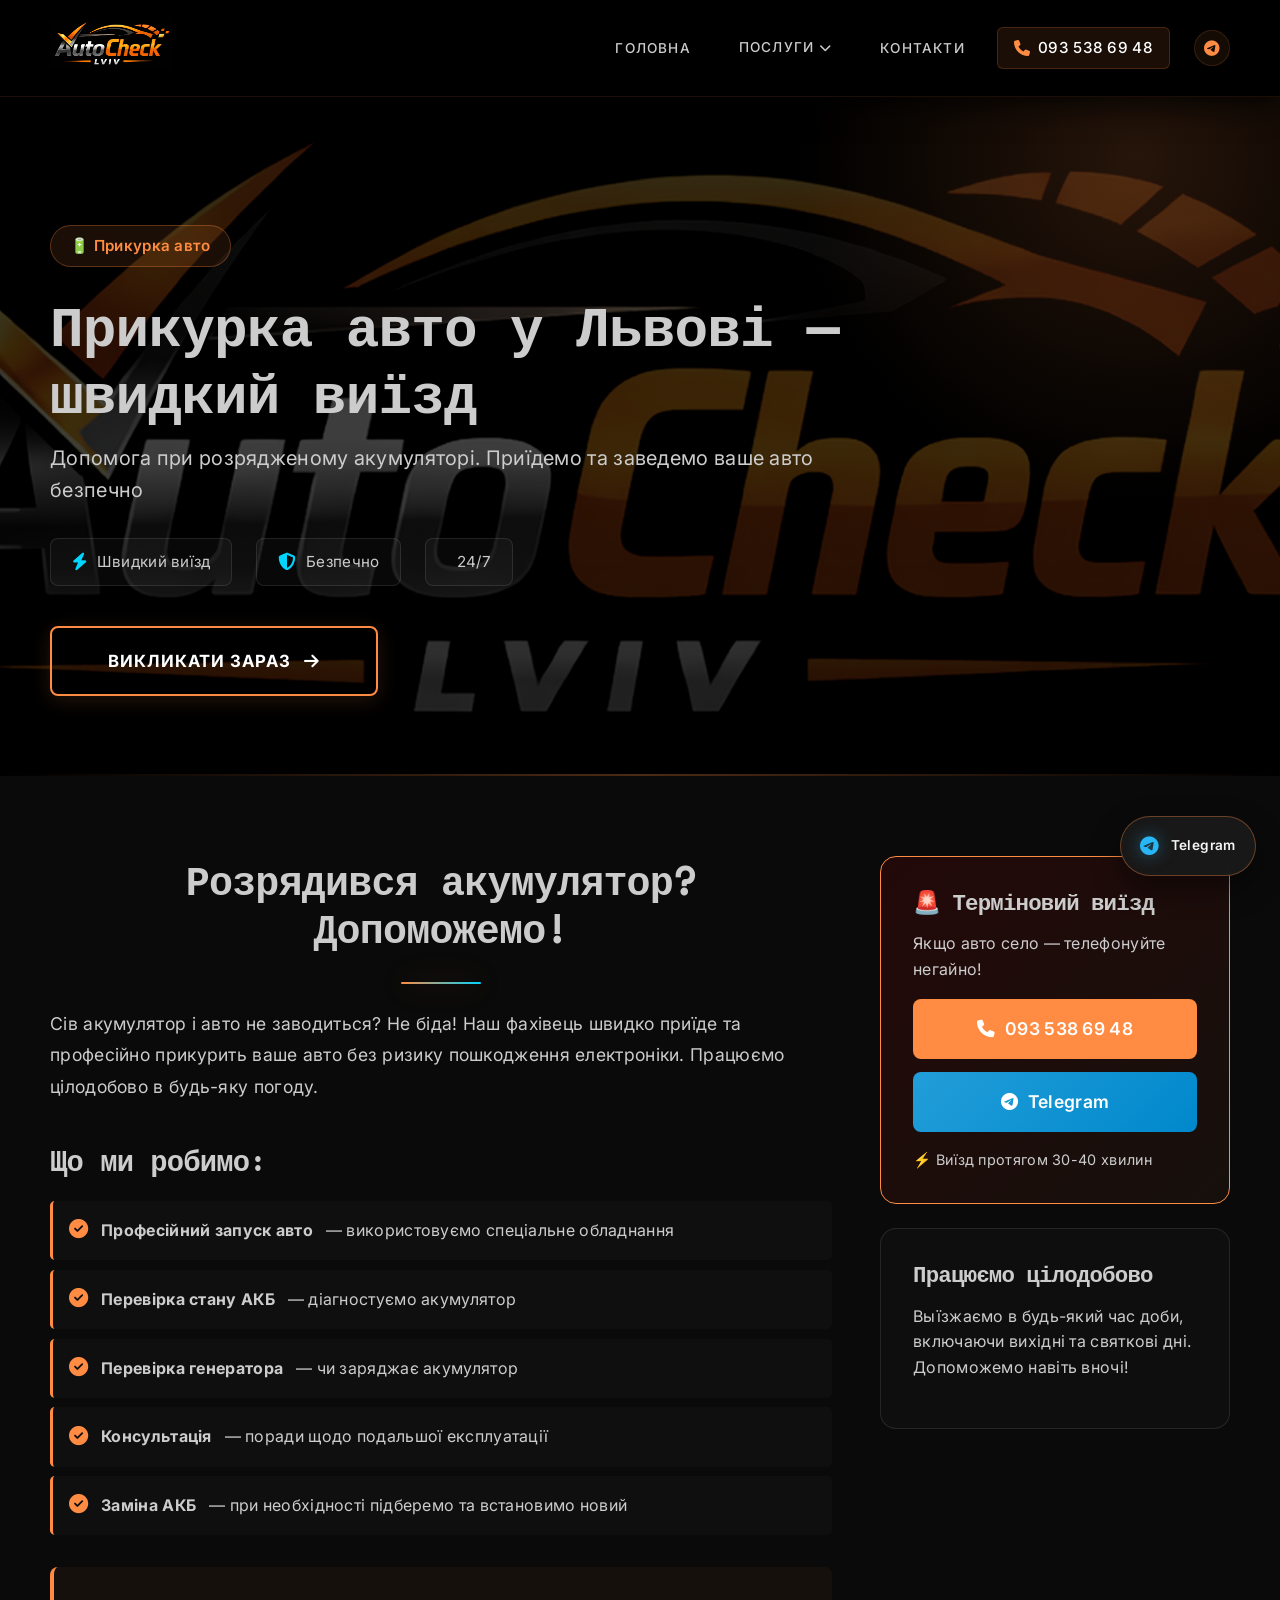
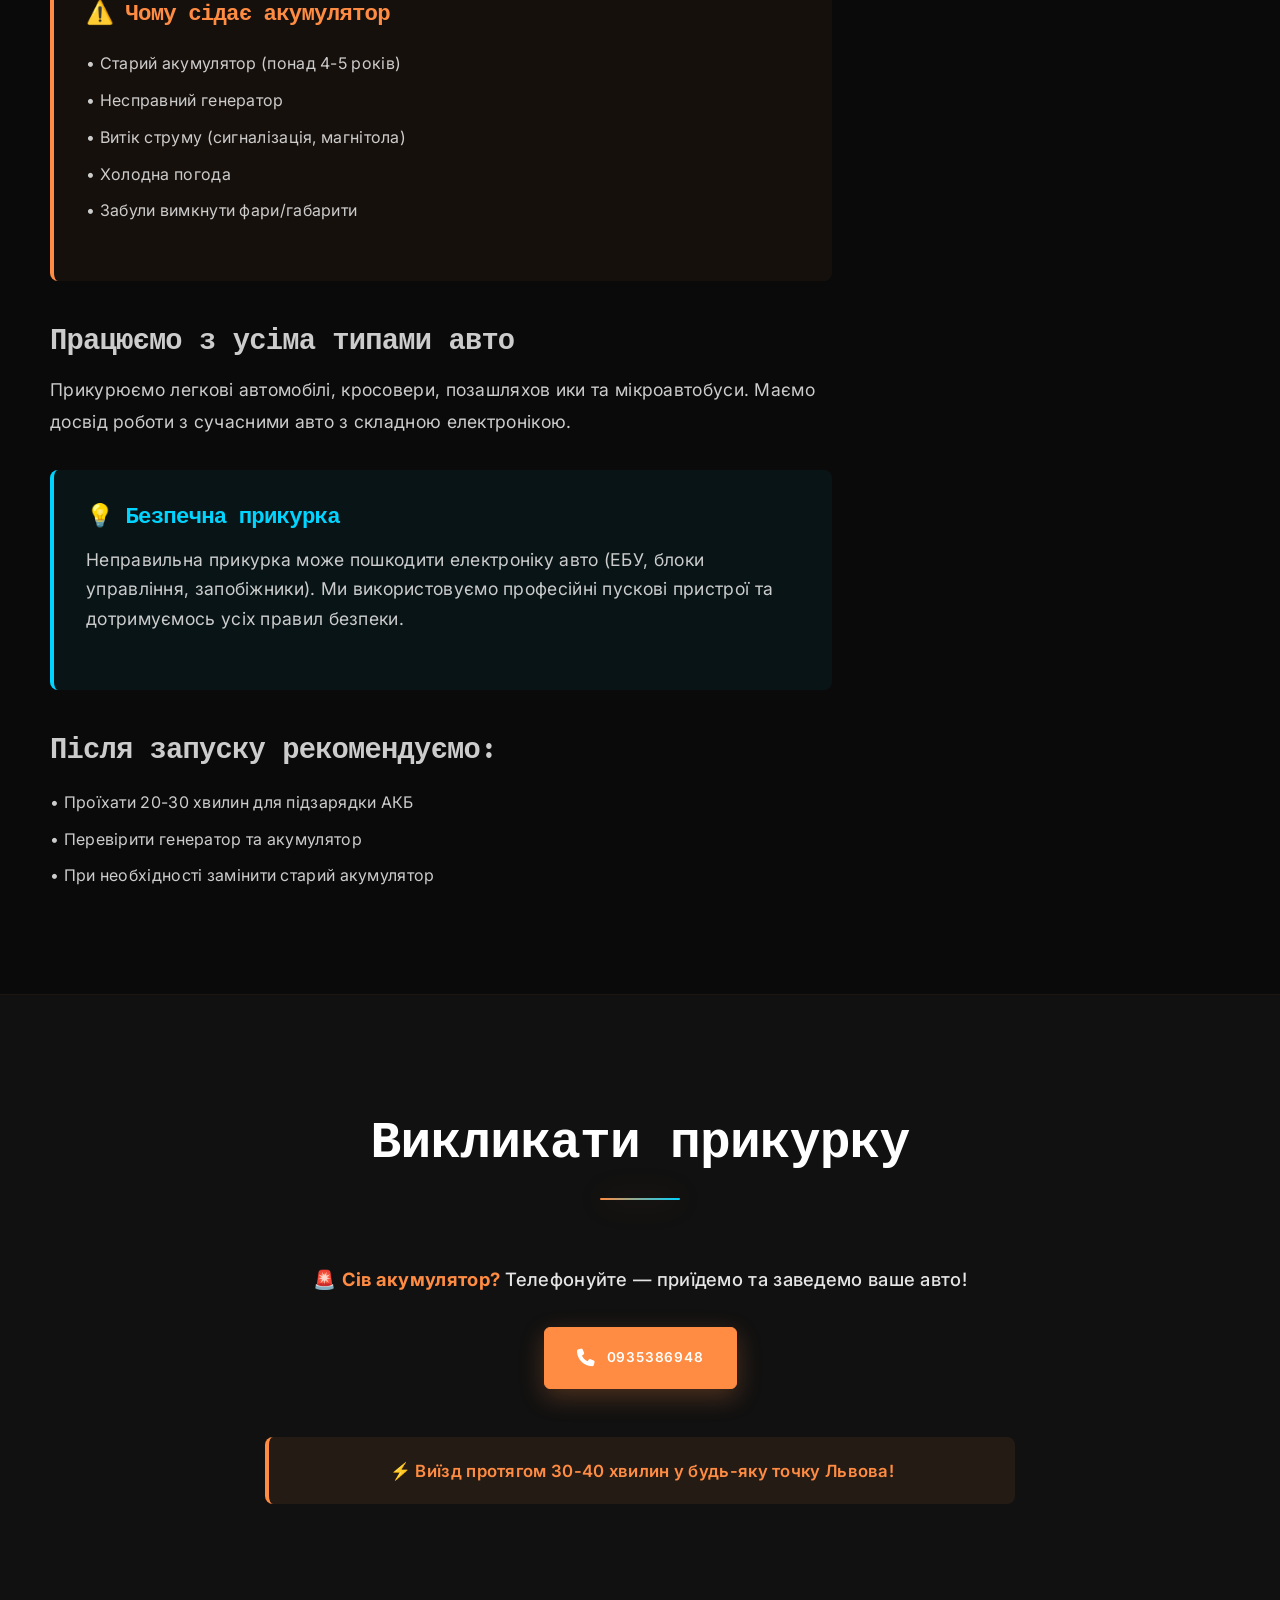
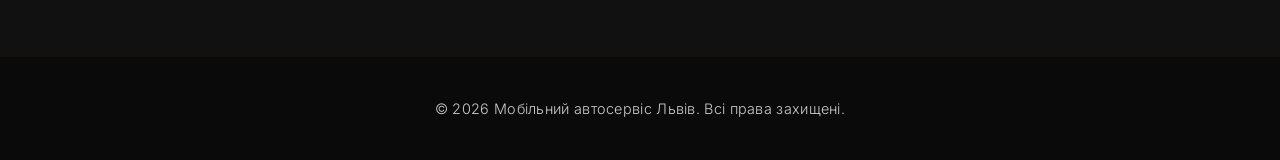
<file: prykurka-avto.html>
﻿<!DOCTYPE html>
<html lang="uk">
<head>
    <meta charset="UTF-8">
    <meta name="viewport" content="width=device-width, initial-scale=1.0">
    <title>Прикурка авто Львів 🔋 Допомога при розрядженому акумуляторі | ☎ 093-538-69-48</title>
    <meta name="description" content="✅ Прикурка авто у Львові. Швидкий виїзд при розрядженому акумуляторі. Професійний запуск без ризику. ☎ 093-538-69-48">
    <link rel="icon" type="image/png" href="img/favicon.png">
    <link href="https://fonts.googleapis.com/css2?family=Inter:wght@300;400;500;600;700&family=Space+Mono:wght@400;700&display=swap" rel="stylesheet">
    <link rel="stylesheet" href="https://cdnjs.cloudflare.com/ajax/libs/font-awesome/6.5.1/css/all.min.css">
    <link rel="stylesheet" href="styles.css">
</head>
<body>
    <header class="header">
        <div class="container">
            <div class="header-content">
                <div class="logo"><a href="index.html"><img src="img/logo.png" alt="Логотип"></a></div>
                <nav class="nav">
                    <button class="hamburger" id="hamburger"><span></span><span></span><span></span></button>
                    <ul class="nav-menu" id="navMenu">
                        <li><a href="index.html">Головна</a></li>
                        <li class="dropdown">
                            <a href="#" class="dropdown-toggle">Послуги <i class="fas fa-chevron-down"></i></a>
                            <ul class="dropdown-menu">
                                <li><a href="pidbir-avto.html">Підбір авто</a></li>
                                <li><a href="perevirka-avto.html">Перевірка авто</a></li>
                                <li><a href="endoskopiya.html">Ендоскопія</a></li>
                                <li><a href="diagnostyka.html">Діагностика</a></li>
                                <li><a href="avtoelektryk.html">Автоелектрик</a></li>
                                <li><a href="zamina-masla.html">Заміна масла</a></li>
                                <li><a href="remont-avto.html">Ремонт авто</a></li>
                                <li><a href="prykurka-avto.html">Прикурка авто</a></li>
                                <li><a href="ustanovka-kamer.html">Встановлення камер</a></li>
                                <li><a href="android-magnitola.html">Android магнітола</a></li>
                                <li><a href="buksyruvannya.html">Буксирування</a></li>
                            </ul>
                        </li>
                        <li><a href="index.html#contact">Контакти</a></li>
                        <li class="header-contacts-mobile"><a href="tel:+380935386948" class="header-phone-mobile"><i class="fas fa-phone"></i><span>093 538 69 48</span></a></li>
                    </ul>
                    <div class="header-contacts">
                        <a href="tel:+380935386948" class="header-phone"><i class="fas fa-phone"></i><span>093 538 69 48</span></a>
                        <div class="header-socials"><a href="https://t.me/autocheck_lviv" target="_blank"><i class="fab fa-telegram"></i></a></div>
                    </div>
                </nav>
            </div>
        </div>
    </header>

    <section class="service-hero">
        <video class="service-hero-video" autoplay muted loop playsinline poster="img/logo.png">
            <source src="img/background.mp4" type="video/mp4">
        </video>
        <div class="service-hero-overlay"></div>
        <div class="container">
            <div class="service-hero-content">
                <span class="service-badge">🔋 Прикурка авто</span>
                <h1>Прикурка авто у Львові — швидкий виїзд</h1>
                <p class="service-subtitle">Допомога при розрядженому акумуляторі. Приїдемо та заведемо ваше авто безпечно</p>
                <div class="service-features">
                    <div class="service-feature"><i class="fas fa-bolt"></i><span>Швидкий виїзд</span></div>
                    <div class="service-feature"><i class="fas fa-shield-alt"></i><span>Безпечно</span></div>
                    <div class="service-feature"><i class="fas fa-24"></i><span>24/7</span></div>
                </div>
                <a href="#contact" class="cta-button">Викликати зараз <i class="fas fa-arrow-right"></i></a>
            </div>
        </div>
    </section>

    <section class="service-content">
        <div class="container">
            <div class="content-grid">
                <div class="content-main">
                    <h2>Розрядився акумулятор? Допоможемо!</h2>
                    <p>Сів акумулятор і авто не заводиться? Не біда! Наш фахівець швидко приїде та професійно прикурить ваше авто без ризику пошкодження електроніки. Працюємо цілодобово в будь-яку погоду.</p>
                    
                    <h3>Що ми робимо:</h3>
                    <ul class="service-list">
                        <li><i class="fas fa-check-circle"></i> <strong>Професійний запуск авто</strong> — використовуємо спеціальне обладнання</li>
                        <li><i class="fas fa-check-circle"></i> <strong>Перевірка стану АКБ</strong> — діагностуємо акумулятор</li>
                        <li><i class="fas fa-check-circle"></i> <strong>Перевірка генератора</strong> — чи заряджає акумулятор</li>
                        <li><i class="fas fa-check-circle"></i> <strong>Консультація</strong> — поради щодо подальшої експлуатації</li>
                        <li><i class="fas fa-check-circle"></i> <strong>Заміна АКБ</strong> — при необхідності підберемо та встановимо новий</li>
                    </ul>

                    <div class="info-block warning">
                        <h3>⚠️ Чому сідає акумулятор</h3>
                        <ul>
                            <li>• Старий акумулятор (понад 4-5 років)</li>
                            <li>• Несправний генератор</li>
                            <li>• Витік струму (сигналізація, магнітола)</li>
                            <li>• Холодна погода</li>
                            <li>• Забули вимкнути фари/габарити</li>
                        </ul>
                    </div>

                    <h3>Працюємо з усіма типами авто</h3>
                    <p>Прикурюємо легкові автомобілі, кросовери, позашляхов

ики та мікроавтобуси. Маємо досвід роботи з сучасними авто з складною електронікою.</p>

                    <div class="info-block">
                        <h3>💡 Безпечна прикурка</h3>
                        <p>Неправильна прикурка може пошкодити електроніку авто (ЕБУ, блоки управління, запобіжники). Ми використовуємо професійні пускові пристрої та дотримуємось усіх правил безпеки.</p>
                    </div>

                    <h3>Після запуску рекомендуємо:</h3>
                    <ul>
                        <li>• Проїхати 20-30 хвилин для підзарядки АКБ</li>
                        <li>• Перевірити генератор та акумулятор</li>
                        <li>• При необхідності замінити старий акумулятор</li>
                    </ul>
                </div>

                <div class="content-sidebar">
                    <div class="sidebar-card cta-card urgent">
                        <h3>🚨 Терміновий виїзд</h3>
                        <p>Якщо авто село — телефонуйте негайно!</p>
                        <a href="tel:+380935386948" class="sidebar-button"><i class="fas fa-phone"></i> 093 538 69 48</a>
                        <a href="https://t.me/autocheck_lviv" class="sidebar-button telegram" target="_blank"><i class="fab fa-telegram"></i> Telegram</a>
                        <p class="note">⚡ Виїзд протягом 30-40 хвилин</p>
                    </div>



                    <div class="sidebar-card">
                        <h3>Працюємо цілодобово</h3>
                        <p>Выїзжаємо в будь-який час доби, включаючи вихідні та святкові дні. Допоможемо навіть вночі!</p>
                    </div>
                </div>
            </div>
        </div>
    </section>

    <section class="contact" id="contact">
        <div class="container">
            <h2>Викликати прикурку</h2>
            <div class="contact-content">
                <p class="contact-text">🚨 <strong>Сів акумулятор?</strong> Телефонуйте — приїдемо та заведемо ваше авто!</p>
                <div class="contact-methods">
                    <a href="tel:+380935386948" class="contact-button phone"><span class="contact-icon"><i class="fas fa-phone"></i></span><span>0935386948</span></a>
                </div>
                <p class="contact-urgency">⚡ Виїзд протягом 30-40 хвилин у будь-яку точку Львова!</p>
            </div>
        </div>
    </section>

    <footer class="footer">
        <div class="container">
            <p>&copy; 2026 Мобільний автосервіс Львів. Всі права захищені.</p>
        </div>
    </footer>

    <a class="fixed-contact" href="https://t.me/autocheck_lviv" target="_blank"><span class="fixed-contact-icon"><i class="fab fa-telegram"></i></span><span class="fixed-contact-text">Telegram</span></a>
    <script src="script.js"></script>
</body>
</html>
</file>
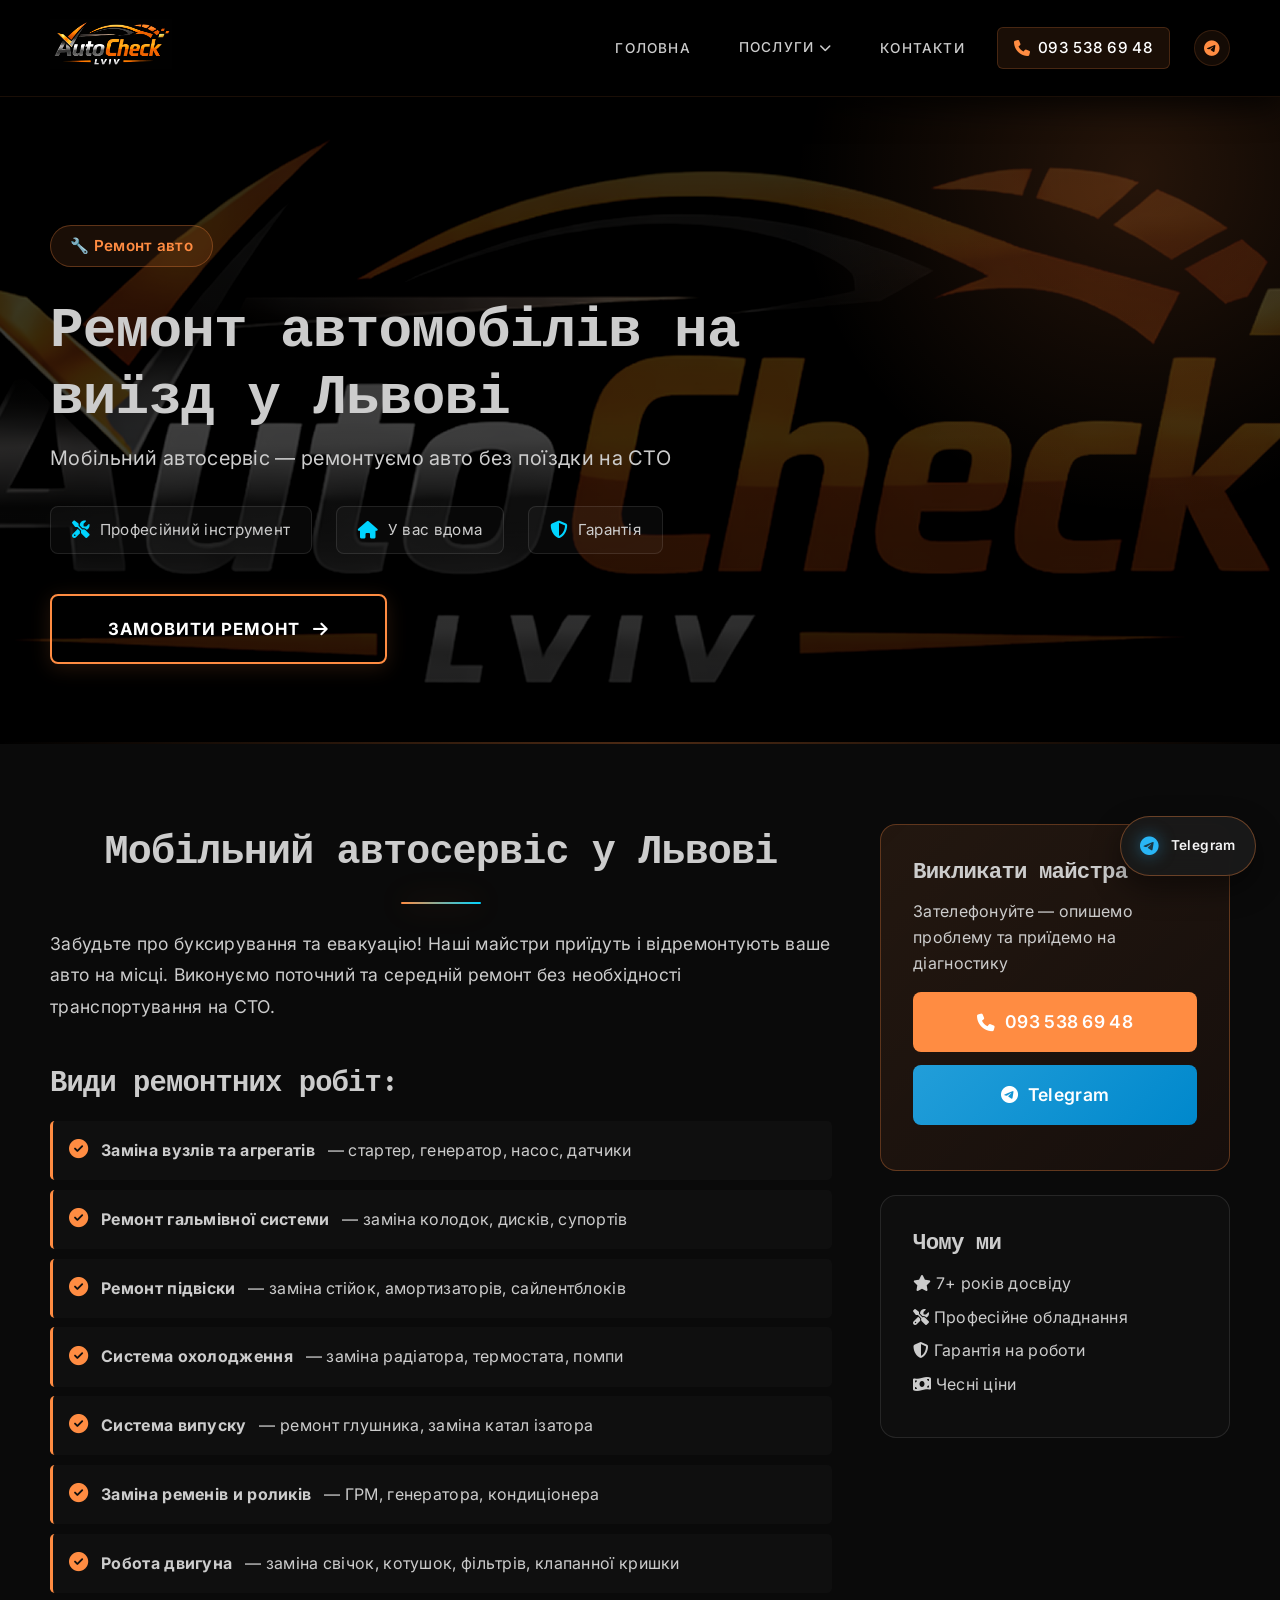
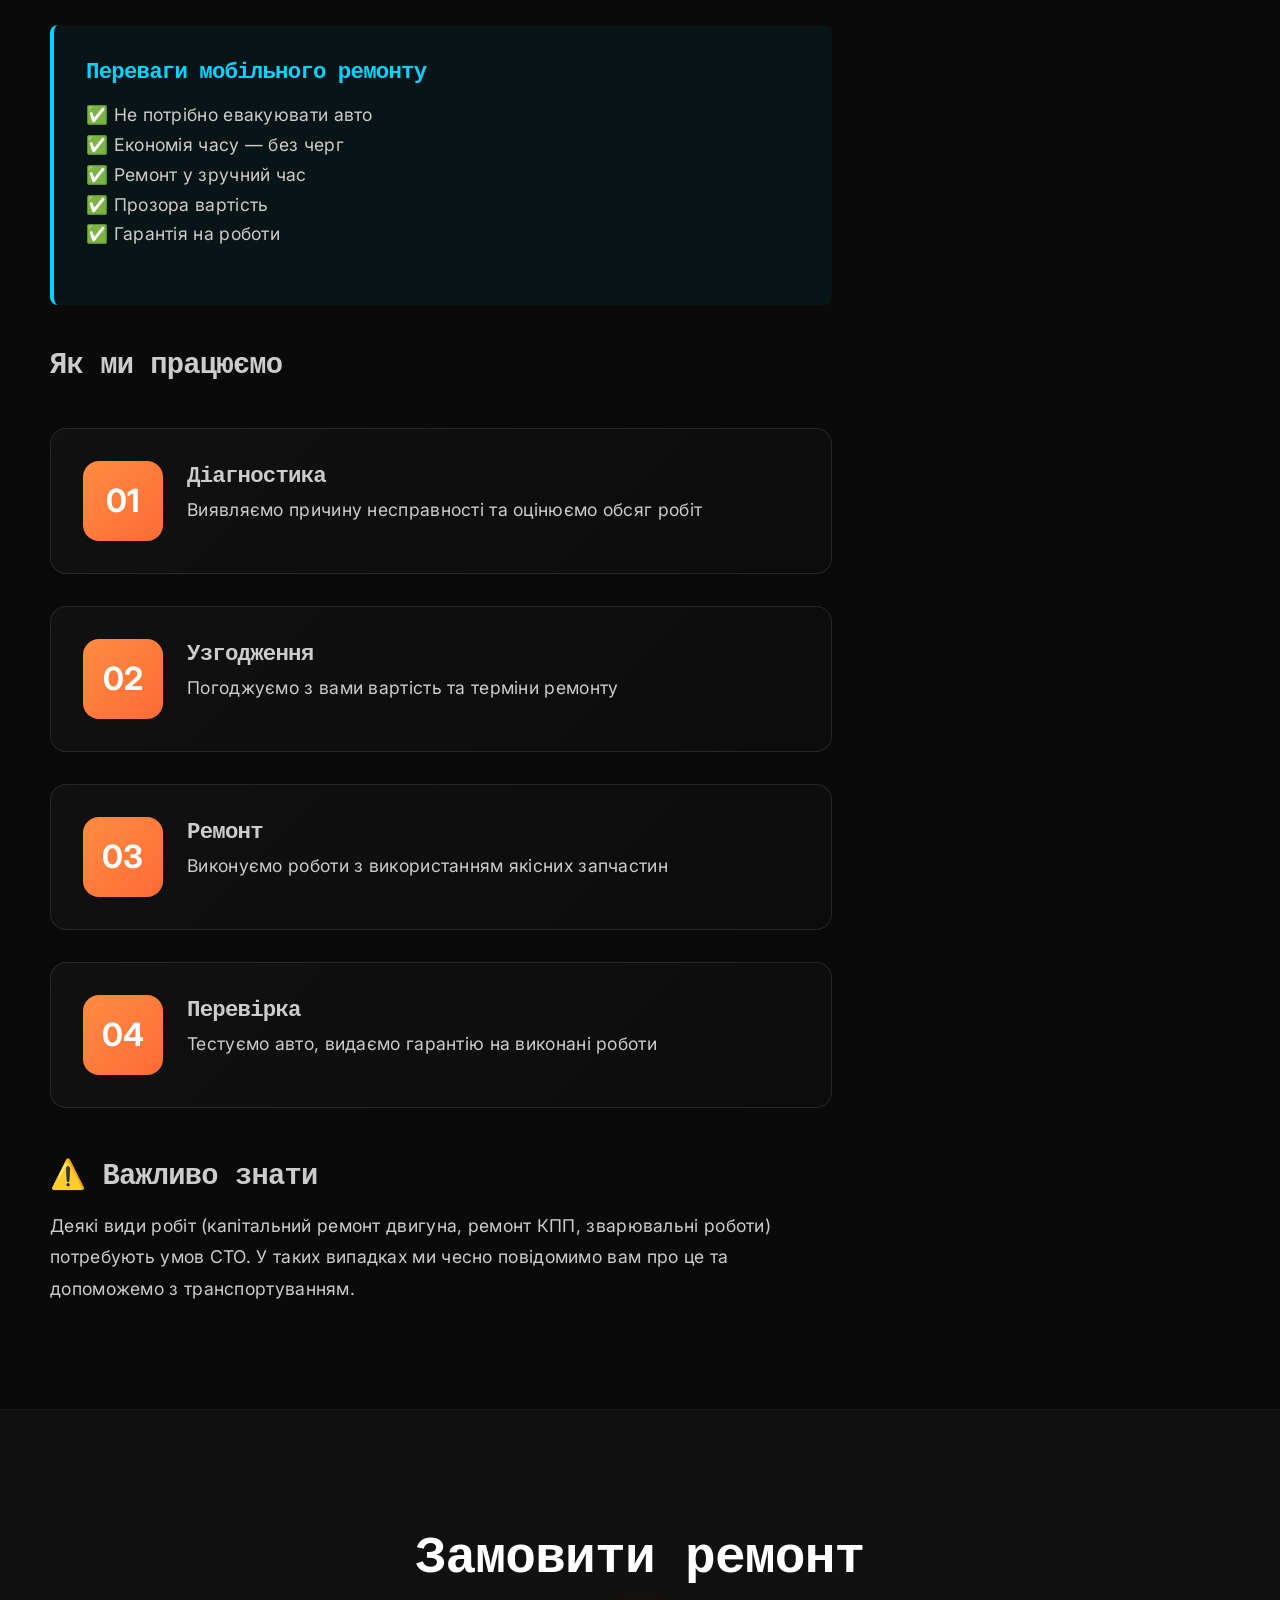
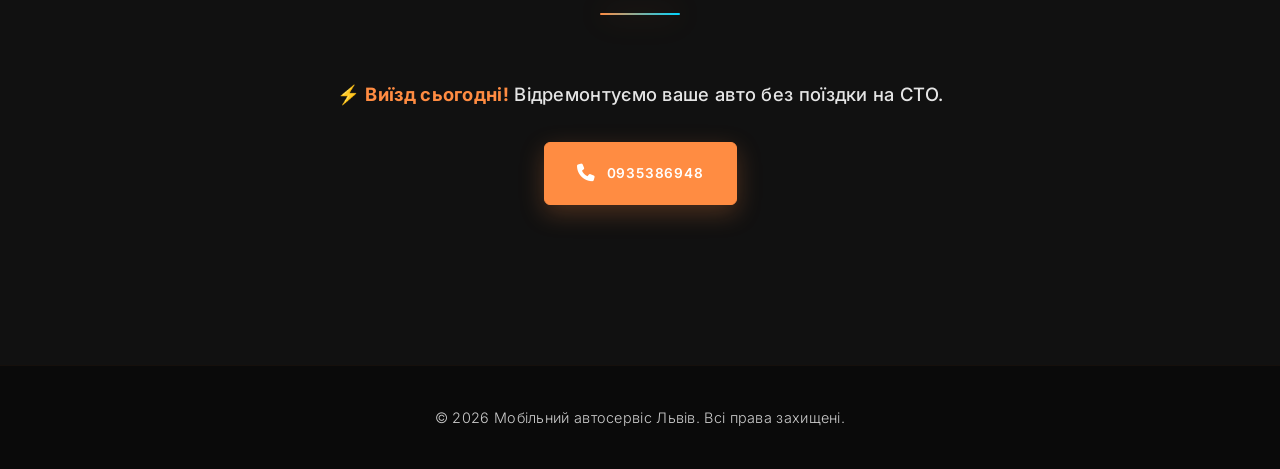
<file: remont-avto.html>
﻿<!DOCTYPE html>
<html lang="uk">
<head>
    <meta charset="UTF-8">
    <meta name="viewport" content="width=device-width, initial-scale=1.0">
    <title>Ремонт авто на виїзд Львів 🔧 Мобільний автосервіс | ☎ 093-538-69-48</title>
    <meta name="description" content="✅ Ремонт автомобілів з виїздом у Львові. Заміна вузлів, ремонт підвіски, гальм. Без поїздки на СТО. ☎ 093-538-69-48">
    <link rel="icon" type="image/png" href="img/favicon.png">
    <link href="https://fonts.googleapis.com/css2?family=Inter:wght@300;400;500;600;700&family=Space+Mono:wght@400;700&display=swap" rel="stylesheet">
    <link rel="stylesheet" href="https://cdnjs.cloudflare.com/ajax/libs/font-awesome/6.5.1/css/all.min.css">
    <link rel="stylesheet" href="styles.css">
</head>
<body>
    <header class="header">
        <div class="container">
            <div class="header-content">
                <div class="logo"><a href="index.html"><img src="img/logo.png" alt="Логотип"></a></div>
                <nav class="nav">
                    <button class="hamburger" id="hamburger"><span></span><span></span><span></span></button>
                    <ul class="nav-menu" id="navMenu">
                        <li><a href="index.html">Головна</a></li>
                        <li class="dropdown">
                            <a href="#" class="dropdown-toggle">Послуги <i class="fas fa-chevron-down"></i></a>
                            <ul class="dropdown-menu">
                                <li><a href="pidbir-avto.html">Підбір авто</a></li>
                                <li><a href="perevirka-avto.html">Перевірка авто</a></li>
                                <li><a href="endoskopiya.html">Ендоскопія</a></li>
                                <li><a href="diagnostyka.html">Діагностика</a></li>
                                <li><a href="avtoelektryk.html">Автоелектрик</a></li>
                                <li><a href="zamina-masla.html">Заміна масла</a></li>
                                <li><a href="remont-avto.html">Ремонт авто</a></li>
                                <li><a href="prykurka-avto.html">Прикурка авто</a></li>
                                <li><a href="ustanovka-kamer.html">Встановлення камер</a></li>
                                <li><a href="android-magnitola.html">Android магнітола</a></li>
                                <li><a href="buksyruvannya.html">Буксирування</a></li>
                            </ul>
                        </li>
                        <li><a href="index.html#contact">Контакти</a></li>
                        <li class="header-contacts-mobile"><a href="tel:+380935386948" class="header-phone-mobile"><i class="fas fa-phone"></i><span>093 538 69 48</span></a></li>
                    </ul>
                    <div class="header-contacts">
                        <a href="tel:+380935386948" class="header-phone"><i class="fas fa-phone"></i><span>093 538 69 48</span></a>
                        <div class="header-socials"><a href="https://t.me/autocheck_lviv" target="_blank"><i class="fab fa-telegram"></i></a></div>
                    </div>
                </nav>
            </div>
        </div>
    </header>

    <section class="service-hero">
        <video class="service-hero-video" autoplay muted loop playsinline poster="img/logo.png">
            <source src="img/background.mp4" type="video/mp4">
        </video>
        <div class="service-hero-overlay"></div>
        <div class="container">
            <div class="service-hero-content">
                <span class="service-badge">🔧 Ремонт авто</span>
                <h1>Ремонт автомобілів на виїзд у Львові</h1>
                <p class="service-subtitle">Мобільний автосервіс — ремонтуємо авто без поїздки на СТО</p>
                <div class="service-features">
                    <div class="service-feature"><i class="fas fa-tools"></i><span>Професійний інструмент</span></div>
                    <div class="service-feature"><i class="fas fa-home"></i><span>У вас вдома</span></div>
                    <div class="service-feature"><i class="fas fa-shield-alt"></i><span>Гарантія</span></div>
                </div>
                <a href="#contact" class="cta-button">Замовити ремонт <i class="fas fa-arrow-right"></i></a>
            </div>
        </div>
    </section>

    <section class="service-content">
        <div class="container">
            <div class="content-grid">
                <div class="content-main">
                    <h2>Мобільний автосервіс у Львові</h2>
                    <p>Забудьте про буксирування та евакуацію! Наші майстри приїдуть і відремонтують ваше авто на місці. Виконуємо поточний та середній ремонт без необхідності транспортування на СТО.</p>
                    
                    <h3>Види ремонтних робіт:</h3>
                    <ul class="service-list">
                        <li><i class="fas fa-check-circle"></i> <strong>Заміна вузлів та агрегатів</strong> — стартер, генератор, насос, датчики</li>
                        <li><i class="fas fa-check-circle"></i> <strong>Ремонт гальмівної системи</strong> — заміна колодок, дисків, супортів</li>
                        <li><i class="fas fa-check-circle"></i> <strong>Ремонт підвіски</strong> — заміна стійок, амортизаторів, сайлентблоків</li>
                        <li><i class="fas fa-check-circle"></i> <strong>Система охолодження</strong> — заміна радіатора, термостата, помпи</li>
                        <li><i class="fas fa-check-circle"></i> <strong>Система випуску</strong> — ремонт глушника, заміна катал

ізатора</li>
                        <li><i class="fas fa-check-circle"></i> <strong>Заміна ременів и роликів</strong> — ГРМ, генератора, кондиціонера</li>
                        <li><i class="fas fa-check-circle"></i> <strong>Робота двигуна</strong> — заміна свічок, котушок, фільтрів, клапанної кришки</li>
                    </ul>

                    <div class="info-block">
                        <h3>Переваги мобільного ремонту</h3>
                        <p>✅ Не потрібно евакуювати авто<br>
                        ✅ Економія часу — без черг<br>
                        ✅ Ремонт у зручний час<br>
                        ✅ Прозора вартість<br>
                        ✅ Гарантія на роботи</p>
                    </div>

                    <h3>Як ми працюємо</h3>
                    <div class="process-steps">
                        <div class="process-step">
                            <div class="step-number">01</div>
                            <div class="step-content">
                                <h4>Діагностика</h4>
                                <p>Виявляємо причину несправності та оцінюємо обсяг робіт</p>
                            </div>
                        </div>
                        <div class="process-step">
                            <div class="step-number">02</div>
                            <div class="step-content">
                                <h4>Узгодження</h4>
                                <p>Погоджуємо з вами вартість та терміни ремонту</p>
                            </div>
                        </div>
                        <div class="process-step">
                            <div class="step-number">03</div>
                            <div class="step-content">
                                <h4>Ремонт</h4>
                                <p>Виконуємо роботи з використанням якісних запчастин</p>
                            </div>
                        </div>
                        <div class="process-step">
                            <div class="step-number">04</div>
                            <div class="step-content">
                                <h4>Перевірка</h4>
                                <p>Тестуємо авто, видаємо гарантію на виконані роботи</p>
                            </div>
                        </div>
                    </div>

                    <h3>⚠️ Важливо знати</h3>
                    <p>Деякі види робіт (капітальний ремонт двигуна, ремонт КПП, зварювальні роботи) потребують умов СТО. У таких випадках ми чесно повідомимо вам про це та допоможемо з транспортуванням.</p>
                </div>

                <div class="content-sidebar">
                    <div class="sidebar-card cta-card">
                        <h3>Викликати майстра</h3>
                        <p>Зателефонуйте — опишемо проблему та приїдемо на діагностику</p>
                        <a href="tel:+380935386948" class="sidebar-button"><i class="fas fa-phone"></i> 093 538 69 48</a>
                        <a href="https://t.me/autocheck_lviv" class="sidebar-button telegram" target="_blank"><i class="fab fa-telegram"></i> Telegram</a>
                    </div>

                    <div class="sidebar-card">
                        <h3>Чому ми</h3>
                        <ul class="benefits-list">
                            <li><i class="fas fa-star"></i> 7+ років досвіду</li>
                            <li><i class="fas fa-tools"></i> Професійне обладнання</li>
                            <li><i class="fas fa-shield-alt"></i> Гарантія на роботи</li>
                            <li><i class="fas fa-money-bill-wave"></i> Чесні ціни</li>
                        </ul>
                    </div>
                </div>
            </div>
        </div>
    </section>

    <section class="contact" id="contact">
        <div class="container">
            <h2>Замовити ремонт</h2>
            <div class="contact-content">
                <p class="contact-text">⚡ <strong>Виїзд сьогодні!</strong> Відремонтуємо ваше авто без поїздки на СТО.</p>
                <div class="contact-methods">
                    <a href="tel:+380935386948" class="contact-button phone"><span class="contact-icon"><i class="fas fa-phone"></i></span><span>0935386948</span></a>
                </div>
            </div>
        </div>
    </section>

    <footer class="footer">
        <div class="container">
            <p>&copy; 2026 Мобільний автосервіс Львів. Всі права захищені.</p>
        </div>
    </footer>

    <a class="fixed-contact" href="https://t.me/autocheck_lviv" target="_blank"><span class="fixed-contact-icon"><i class="fab fa-telegram"></i></span><span class="fixed-contact-text">Telegram</span></a>
    <script src="script.js"></script>
</body>
</html>
</file>
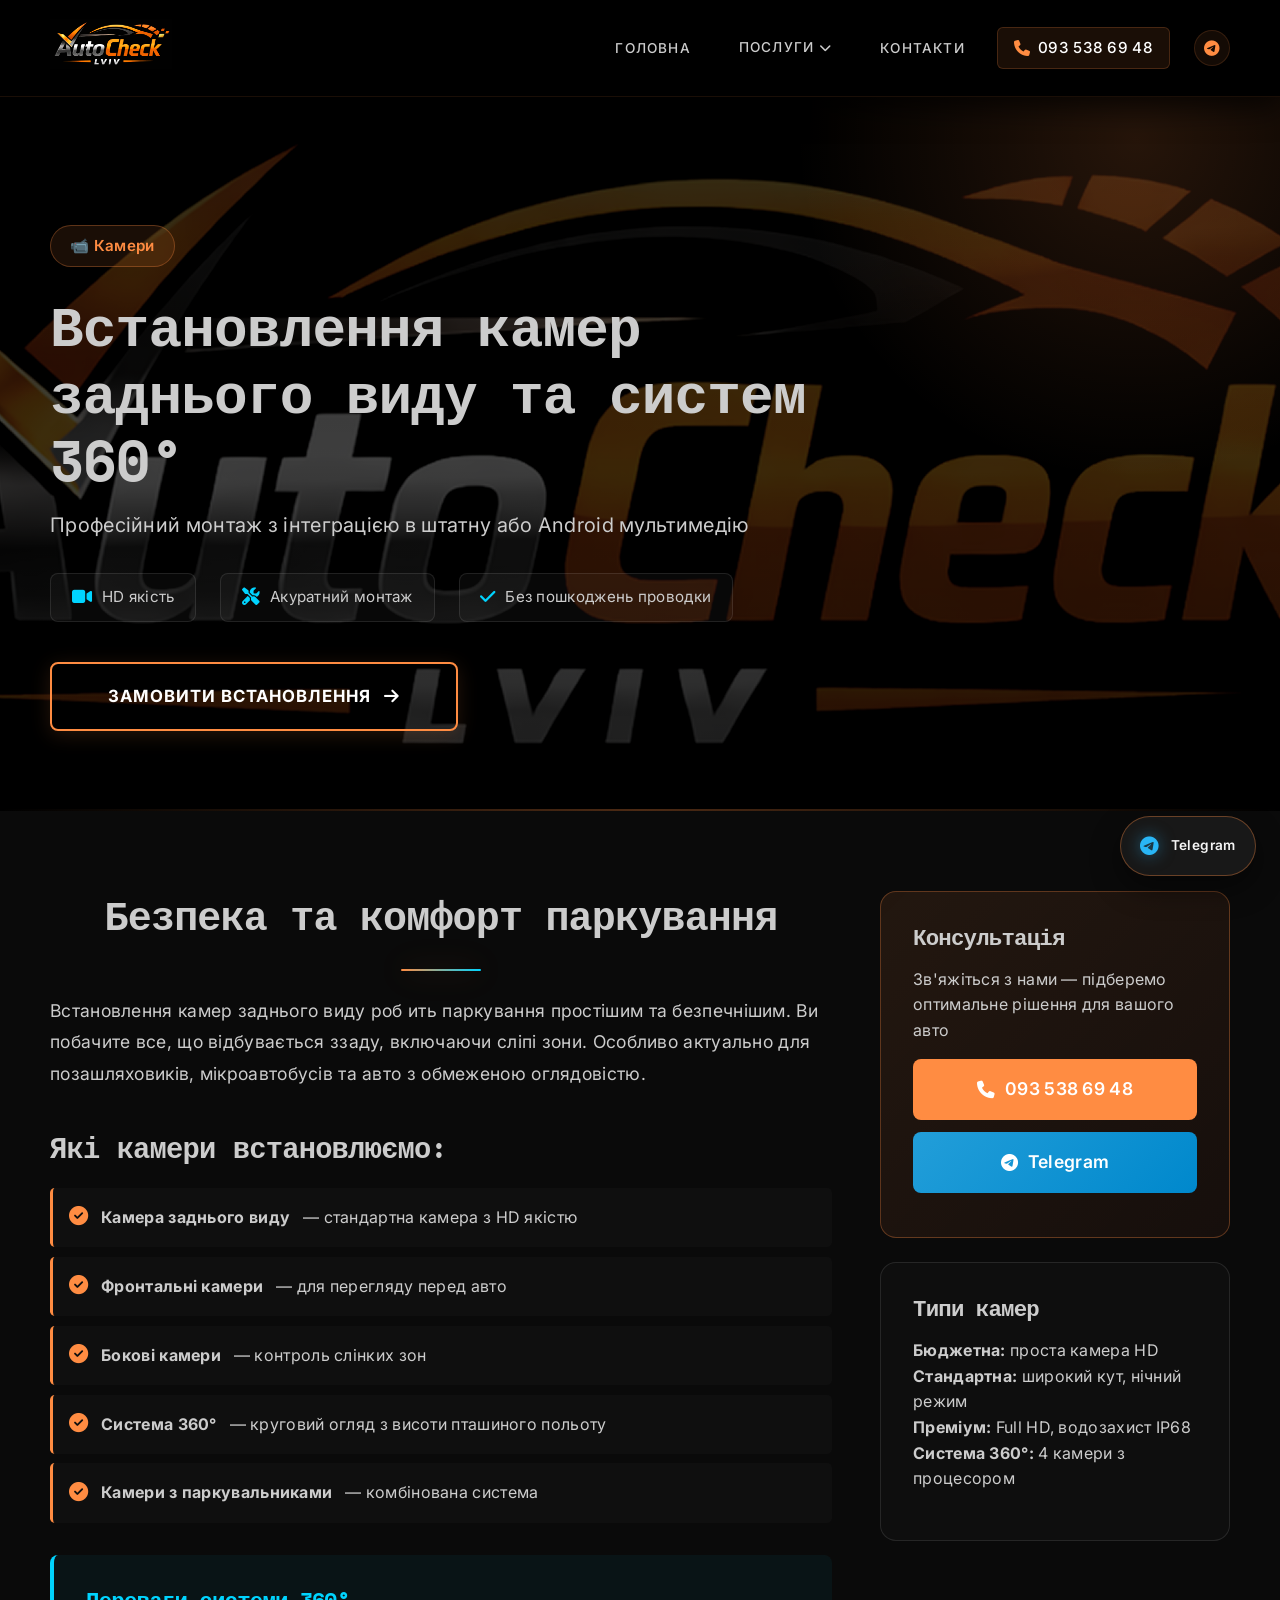
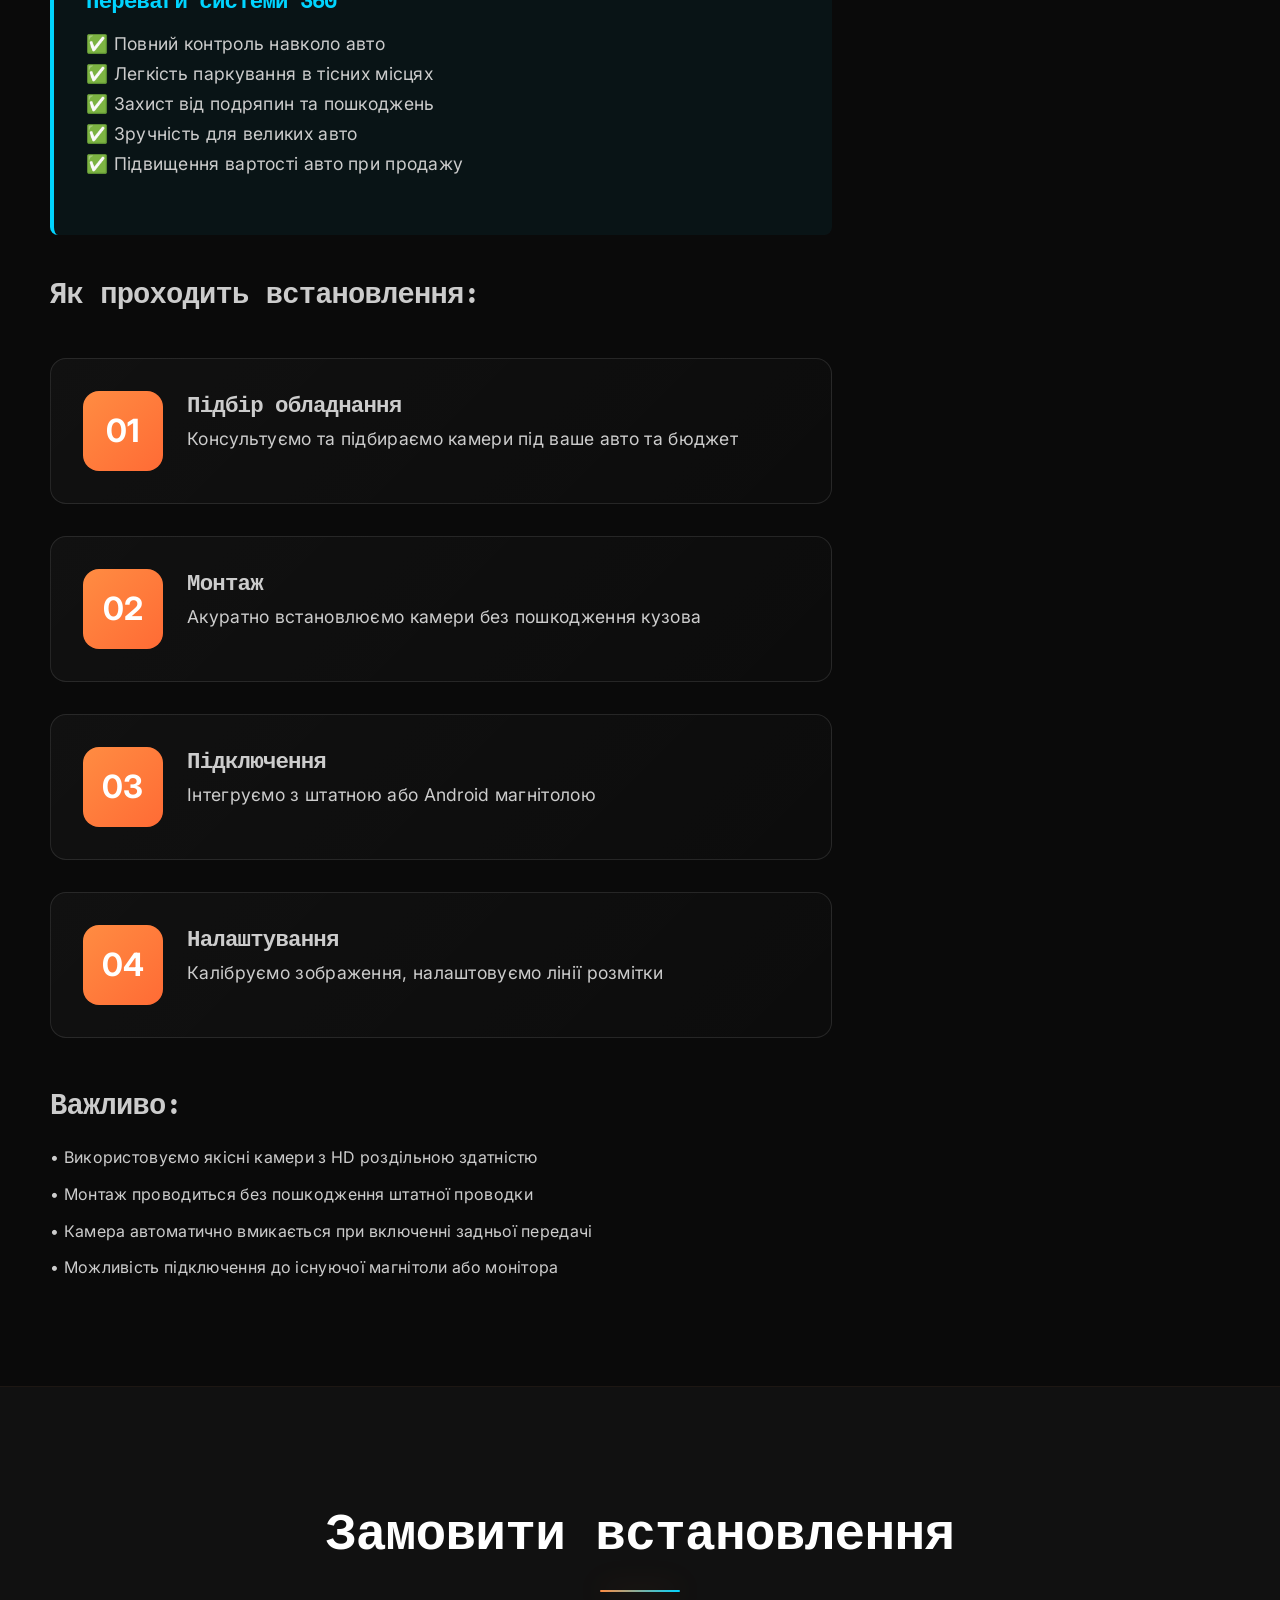
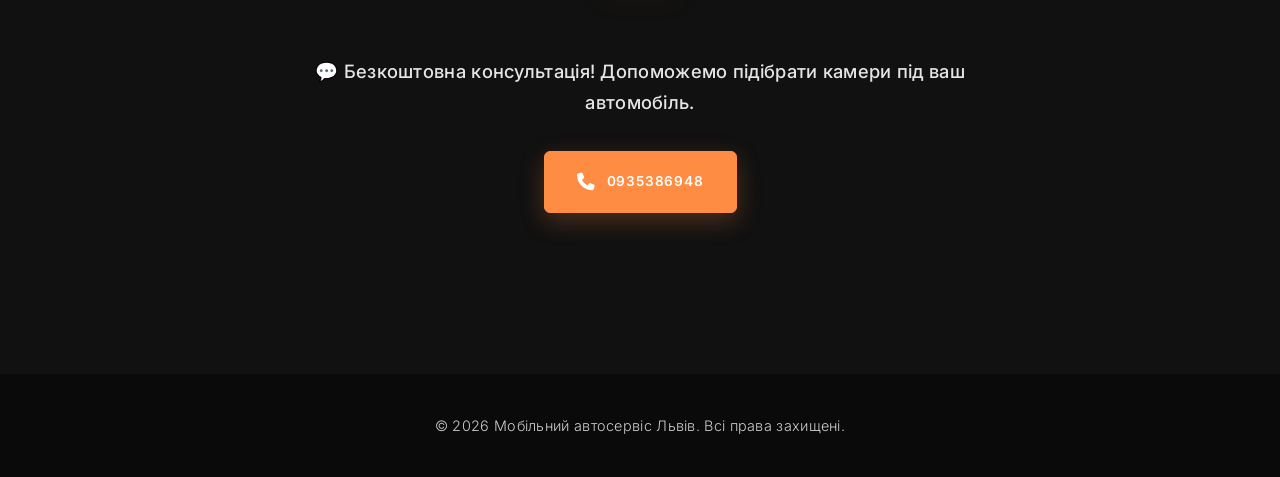
<file: ustanovka-kamer.html>
﻿<!DOCTYPE html>
<html lang="uk">
<head>
    <meta charset="UTF-8">
    <meta name="viewport" content="width=device-width, initial-scale=1.0">
    <title>Встановлення камер заднього виду та 360° Львів 📹 | ☎ 093-538-69-48</title>
    <meta name="description" content="✅ Професійна установка камер заднього виду, фронтальних камер та систем 360° у Львові. Виїзд до клієнта. ☎ 093-538-69-48">
    <link rel="icon" type="image/png" href="img/favicon.png">
    <link href="https://fonts.googleapis.com/css2?family=Inter:wght@300;400;500;600;700&family=Space+Mono:wght@400;700&display=swap" rel="stylesheet">
    <link rel="stylesheet" href="https://cdnjs.cloudflare.com/ajax/libs/font-awesome/6.5.1/css/all.min.css">
    <link rel="stylesheet" href="styles.css">
</head>
<body>
    <header class="header">
        <div class="container">
            <div class="header-content">
                <div class="logo"><a href="index.html"><img src="img/logo.png" alt="Логотип"></a></div>
                <nav class="nav">
                    <button class="hamburger" id="hamburger"><span></span><span></span><span></span></button>
                    <ul class="nav-menu" id="navMenu">
                        <li><a href="index.html">Головна</a></li>
                        <li class="dropdown">
                            <a href="#" class="dropdown-toggle">Послуги <i class="fas fa-chevron-down"></i></a>
                            <ul class="dropdown-menu">
                                <li><a href="pidbir-avto.html">Підбір авто</a></li>
                                <li><a href="perevirka-avto.html">Перевірка авто</a></li>
                                <li><a href="endoskopiya.html">Ендоскопія</a></li>
                                <li><a href="diagnostyka.html">Діагностика</a></li>
                                <li><a href="avtoelektryk.html">Автоелектрик</a></li>
                                <li><a href="zamina-masla.html">Заміна масла</a></li>
                                <li><a href="remont-avto.html">Ремонт авто</a></li>
                                <li><a href="prykurka-avto.html">Прикурка авто</a></li>
                                <li><a href="ustanovka-kamer.html">Встановлення камер</a></li>
                                <li><a href="android-magnitola.html">Android магнітола</a></li>
                                <li><a href="buksyruvannya.html">Буксирування</a></li>
                            </ul>
                        </li>
                        <li><a href="index.html#contact">Контакти</a></li>
                        <li class="header-contacts-mobile"><a href="tel:+380935386948" class="header-phone-mobile"><i class="fas fa-phone"></i><span>093 538 69 48</span></a></li>
                    </ul>
                    <div class="header-contacts">
                        <a href="tel:+380935386948" class="header-phone"><i class="fas fa-phone"></i><span>093 538 69 48</span></a>
                        <div class="header-socials"><a href="https://t.me/autocheck_lviv" target="_blank"><i class="fab fa-telegram"></i></a></div>
                    </div>
                </nav>
            </div>
        </div>
    </header>

    <section class="service-hero">
        <video class="service-hero-video" autoplay muted loop playsinline poster="img/logo.png">
            <source src="img/background.mp4" type="video/mp4">
        </video>
        <div class="service-hero-overlay"></div>
        <div class="container">
            <div class="service-hero-content">
                <span class="service-badge">📹 Камери</span>
                <h1>Встановлення камер заднього виду та систем 360°</h1>
                <p class="service-subtitle">Професійний монтаж з інтеграцією в штатну або Android мультимедію</p>
                <div class="service-features">
                    <div class="service-feature"><i class="fas fa-video"></i><span>HD якість</span></div>
                    <div class="service-feature"><i class="fas fa-tools"></i><span>Акуратний монтаж</span></div>
                    <div class="service-feature"><i class="fas fa-check"></i><span>Без пошкоджень проводки</span></div>
                </div>
                <a href="#contact" class="cta-button">Замовити встановлення <i class="fas fa-arrow-right"></i></a>
            </div>
        </div>
    </section>

    <section class="service-content">
        <div class="container">
            <div class="content-grid">
                <div class="content-main">
                    <h2>Безпека та комфорт паркування</h2>
                    <p>Встановлення камер заднього виду роб

ить паркування простішим та безпечнішим. Ви побачите все, що відбувається ззаду, включаючи сліпі зони. Особливо актуально для позашляховиків, мікроавтобусів та авто з обмеженою оглядовістю.</p>

                    <h3>Які камери встановлюємо:</h3>
                    <ul class="service-list">
                        <li><i class="fas fa-check-circle"></i> <strong>Камера заднього виду</strong> — стандартна камера з HD якістю</li>
                        <li><i class="fas fa-check-circle"></i> <strong>Фронтальні камери</strong> — для перегляду перед авто</li>
                        <li><i class="fas fa-check-circle"></i> <strong>Бокові камери</strong> — контроль слінких зон</li>
                        <li><i class="fas fa-check-circle"></i> <strong>Система 360°</strong> — круговий огляд з висоти пташиного польоту</li>
                        <li><i class="fas fa-check-circle"></i> <strong>Камери з паркувальниками</strong> — комбінована система</li>
                    </ul>

                    <div class="info-block">
                        <h3>Переваги системи 360°</h3>
                        <p>✅ Повний контроль навколо авто<br>
                        ✅ Легкість паркування в тісних місцях<br>
                        ✅ Захист від подряпин та пошкоджень<br>
                        ✅ Зручність для великих авто<br>
                        ✅ Підвищення вартості авто при продажу</p>
                    </div>

                    <h3>Як проходить встановлення:</h3>
                    <div class="process-steps">
                        <div class="process-step">
                            <div class="step-number">01</div>
                            <div class="step-content">
                                <h4>Підбір обладнання</h4>
                                <p>Консультуємо та підбираємо камери під ваше авто та бюджет</p>
                            </div>
                        </div>
                        <div class="process-step">
                            <div class="step-number">02</div>
                            <div class="step-content">
                                <h4>Монтаж</h4>
                                <p>Акуратно встановлюємо камери без пошкодження кузова</p>
                            </div>
                        </div>
                        <div class="process-step">
                            <div class="step-number">03</div>
                            <div class="step-content">
                                <h4>Підключення</h4>
                                <p>Інтегруємо з штатною або Android магнітолою</p>
                            </div>
                        </div>
                        <div class="process-step">
                            <div class="step-number">04</div>
                            <div class="step-content">
                                <h4>Налаштування</h4>
                                <p>Калібруємо зображення, налаштовуємо лінії розмітки</p>
                            </div>
                        </div>
                    </div>

                    <h3>Важливо:</h3>
                    <ul>
                        <li>• Використовуємо якісні камери з HD роздільною здатністю</li>
                        <li>• Монтаж проводиться без пошкодження штатної проводки</li>
                        <li>• Камера автоматично вмикається при включенні задньої передачі</li>
                        <li>• Можливість підключення до існуючої магнітоли або монітора</li>
                    </ul>
                </div>

                <div class="content-sidebar">
                    <div class="sidebar-card cta-card">
                        <h3>Консультація</h3>
                        <p>Зв'яжіться з нами — підберемо оптимальне рішення для вашого авто</p>
                        <a href="tel:+380935386948" class="sidebar-button"><i class="fas fa-phone"></i> 093 538 69 48</a>
                        <a href="https://t.me/autocheck_lviv" class="sidebar-button telegram" target="_blank"><i class="fab fa-telegram"></i> Telegram</a>
                    </div>

                    <div class="sidebar-card">
                        <h3>Типи камер</h3>
                        <p><strong>Бюджетна:</strong> проста камера HD<br>
                        <strong>Стандартна:</strong> широкий кут, нічний режим<br>
                        <strong>Преміум:</strong> Full HD, водозахист IP68<br>
                        <strong>Система 360°:</strong> 4 камери з процесором</p>
                    </div>
                </div>
            </div>
        </div>
    </section>

    <section class="contact" id="contact">
        <div class="container">
            <h2>Замовити встановлення</h2>
            <div class="contact-content">
                <p class="contact-text">💬 Безкоштовна консультація! Допоможемо підібрати камери під ваш автомобіль.</p>
                <div class="contact-methods">
                    <a href="tel:+380935386948" class="contact-button phone"><span class="contact-icon"><i class="fas fa-phone"></i></span><span>0935386948</span></a>
                </div>
            </div>
        </div>
    </section>

    <footer class="footer">
        <div class="container">
            <p>&copy; 2026 Мобільний автосервіс Львів. Всі права захищені.</p>
        </div>
    </footer>

    <a class="fixed-contact" href="https://t.me/autocheck_lviv" target="_blank"><span class="fixed-contact-icon"><i class="fab fa-telegram"></i></span><span class="fixed-contact-text">Telegram</span></a>
    <script src="script.js"></script>
</body>
</html>
</file>
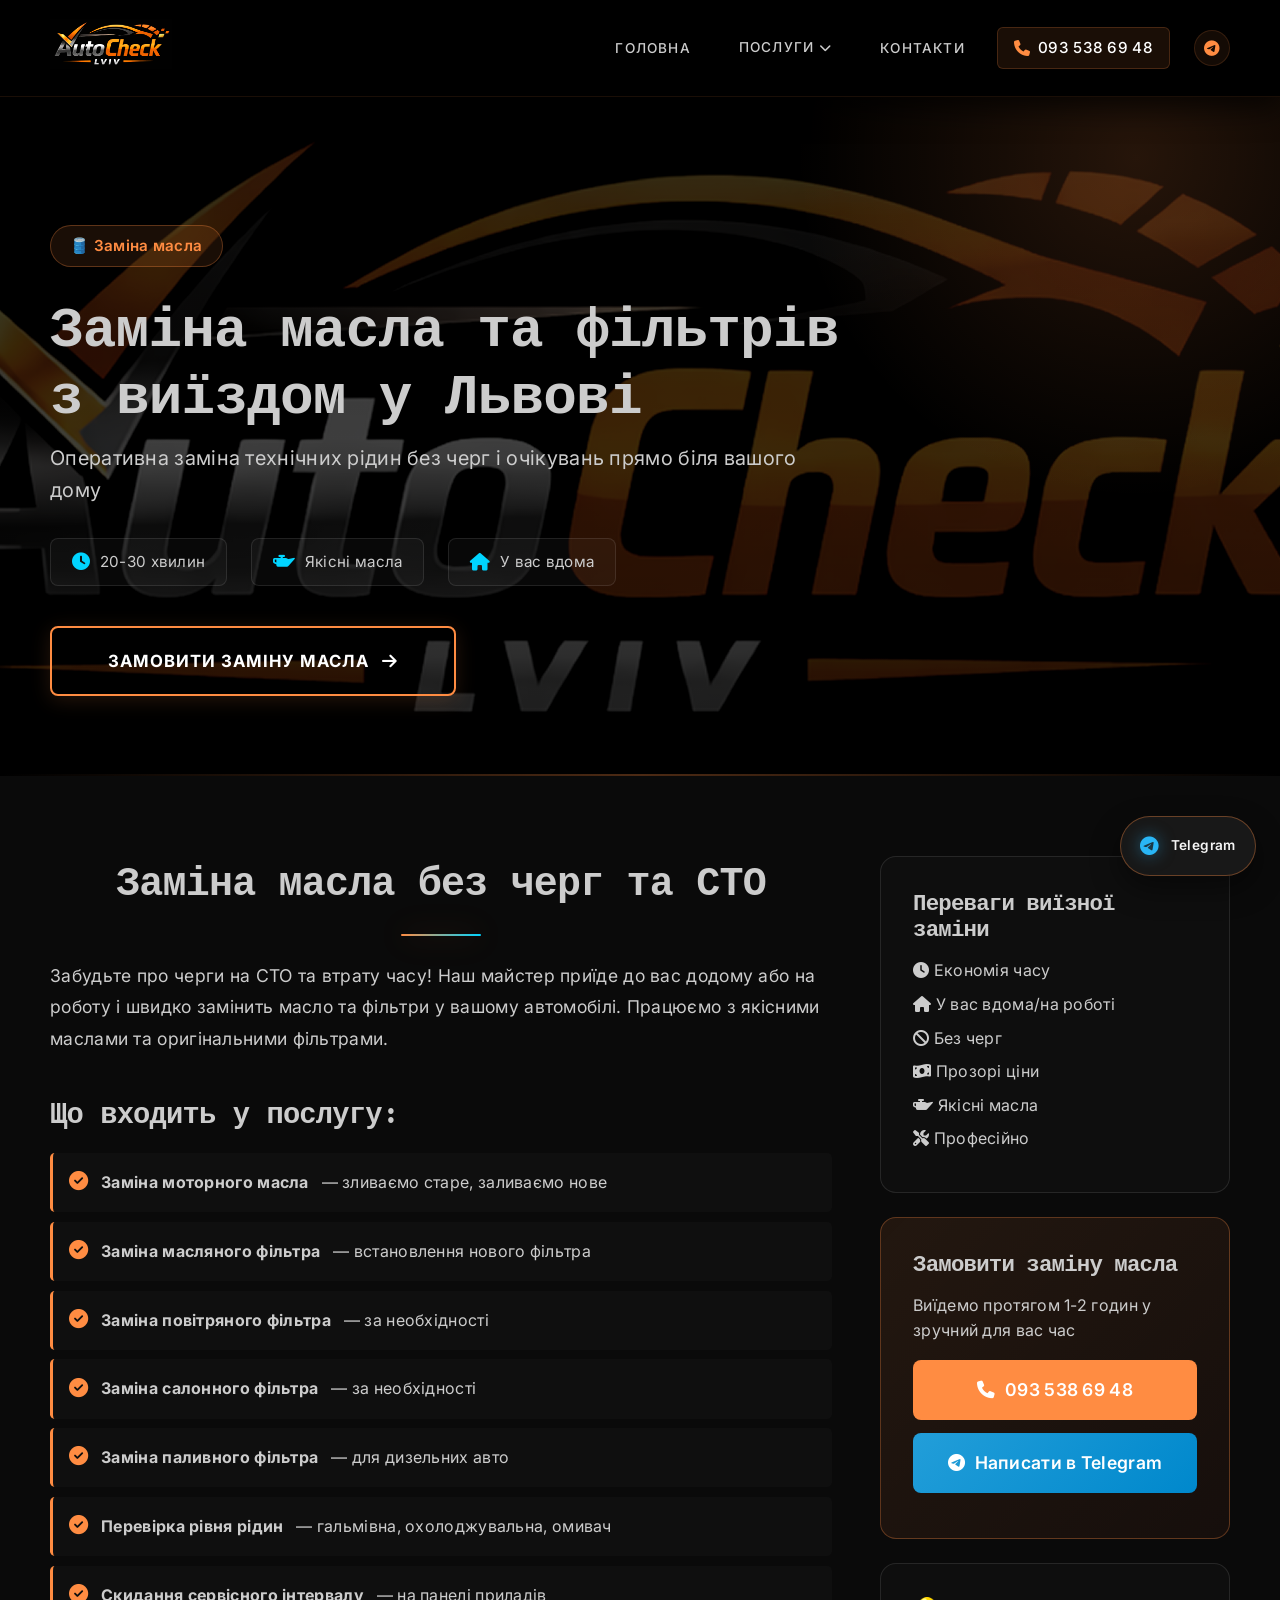
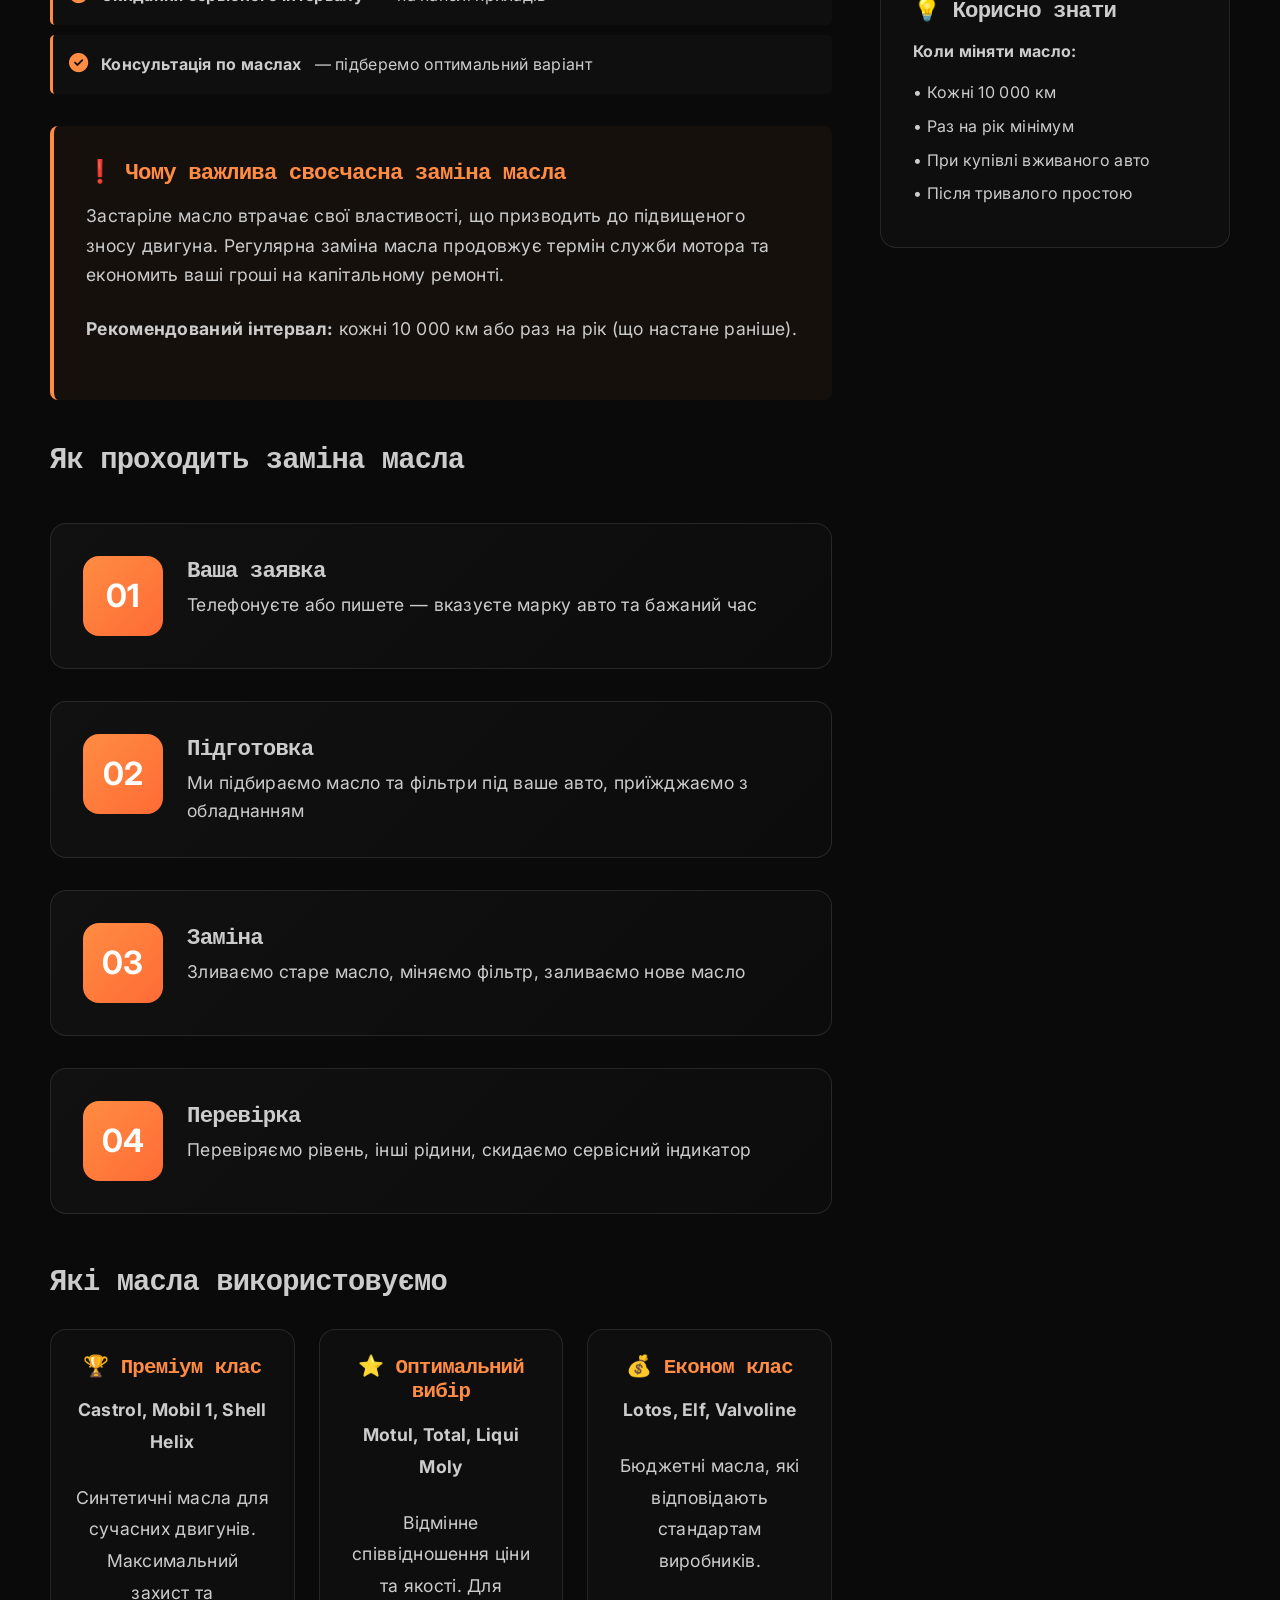
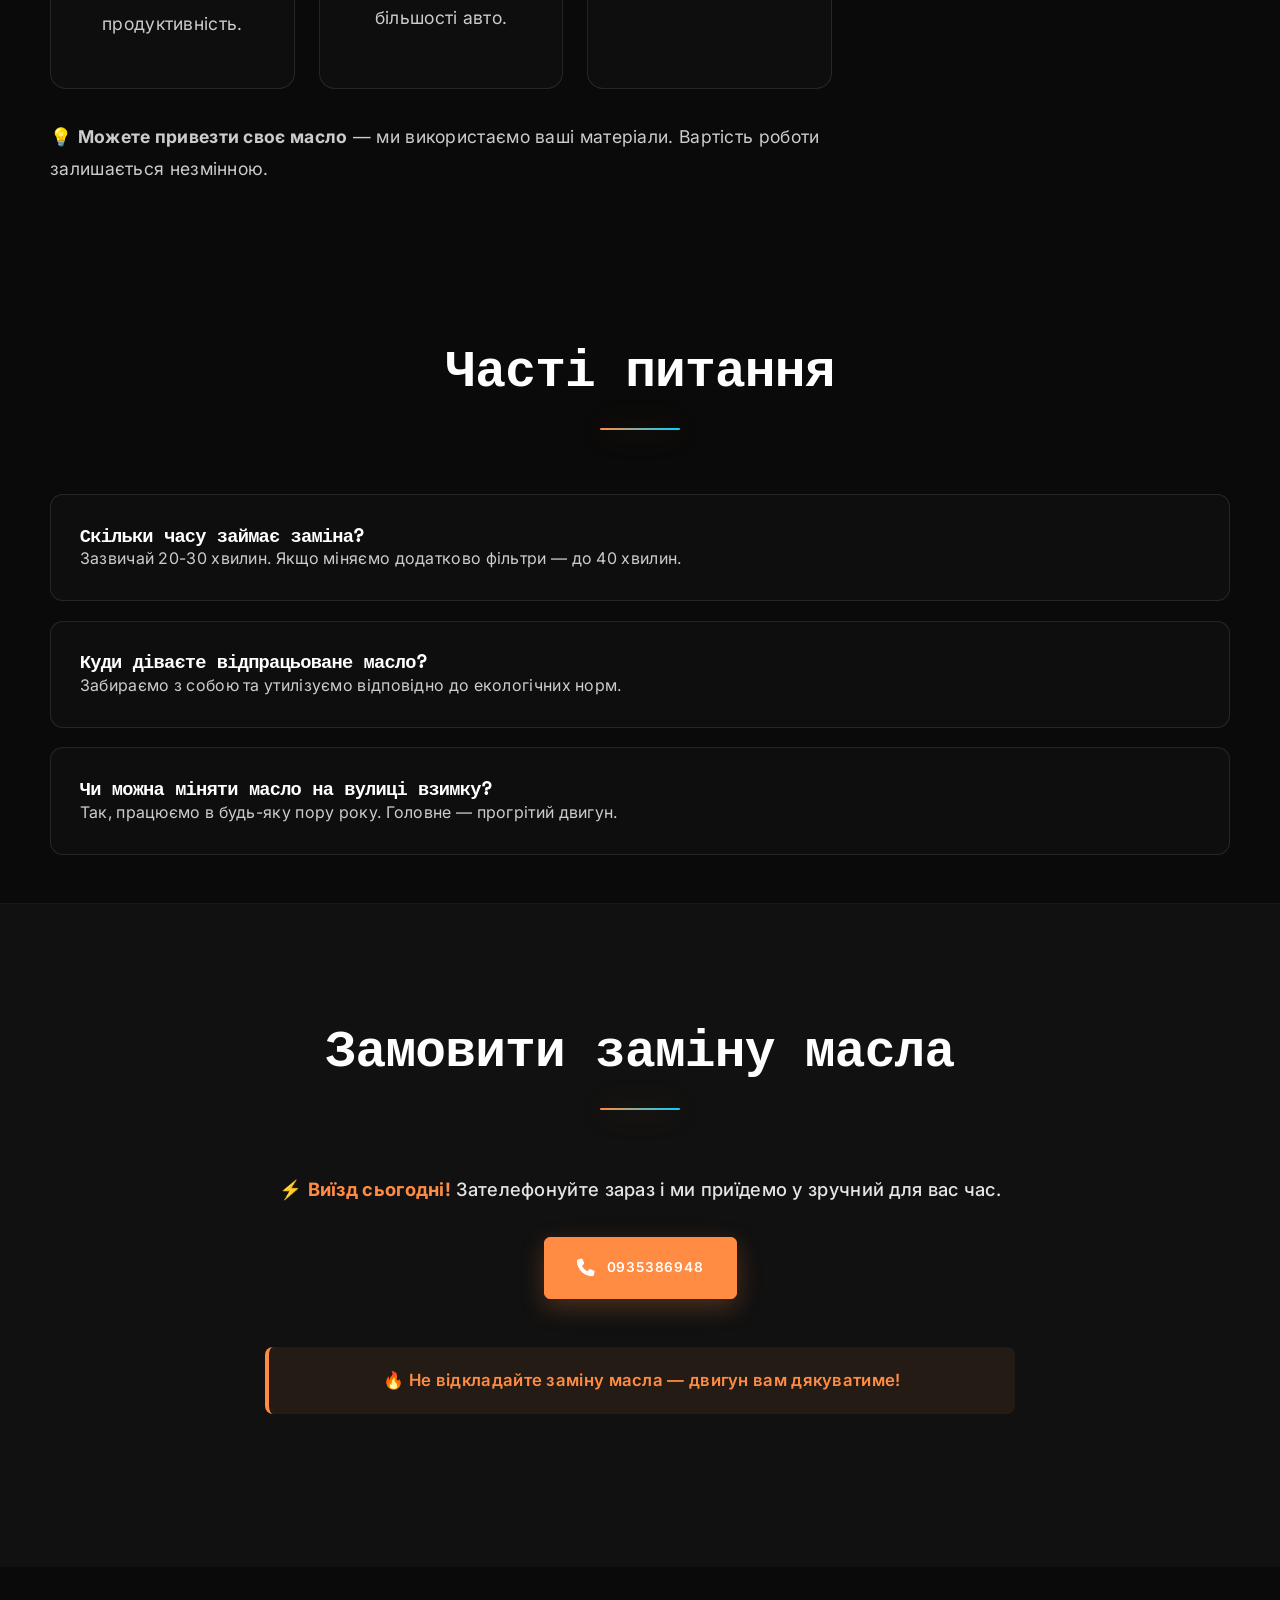
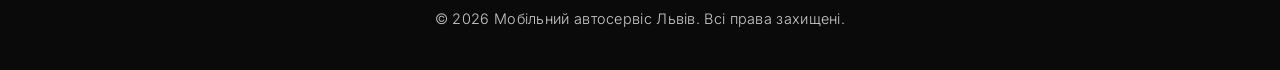
<file: zamina-masla.html>
﻿<!DOCTYPE html>
<html lang="uk">
<head>
    <meta charset="UTF-8">
    <meta name="viewport" content="width=device-width, initial-scale=1.0">
    <title>Заміна масла на виїзд Львів 🛢️ Швидко та без черг | ☎ 093-538-69-48</title>
    <meta name="description" content="✅ Заміна моторного масла та фільтрів з виїздом у Львові. Без черг та очікувань. Якісні матеріали. Виїзд за 1-2 години. ☎ 093-538-69-48">
    <meta name="keywords" content="заміна масла львів, заміна масла на виїзд, заміна фільтрів львів, моторне масло львів">
    <link rel="canonical" href="https://yoursite.com/zamina-masla.html">
    <link rel="icon" type="image/png" href="img/favicon.png">
    
    <link rel="preconnect" href="https://fonts.googleapis.com">
    <link rel="preconnect" href="https://fonts.gstatic.com" crossorigin>
    <link href="https://fonts.googleapis.com/css2?family=Inter:wght@300;400;500;600;700&family=Space+Mono:wght@400;700&display=swap" rel="stylesheet">
    <link rel="stylesheet" href="https://cdnjs.cloudflare.com/ajax/libs/font-awesome/6.5.1/css/all.min.css">
    <link rel="stylesheet" href="styles.css">
</head>
<body>
    <header class="header">
        <div class="container">
            <div class="header-content">
                <div class="logo">
                    <a href="index.html"><img src="img/logo.png" alt="Логотип"></a>
                </div>
                <nav class="nav">
                    <button class="hamburger" id="hamburger">
                        <span></span>
                        <span></span>
                        <span></span>
                    </button>
                    <ul class="nav-menu" id="navMenu">
                        <li><a href="index.html">Головна</a></li>
                        <li class="dropdown">
                            <a href="#" class="dropdown-toggle">Послуги <i class="fas fa-chevron-down"></i></a>
                            <ul class="dropdown-menu">
                                <li><a href="pidbir-avto.html">Підбір авто</a></li>
                                <li><a href="perevirka-avto.html">Перевірка авто</a></li>
                                <li><a href="endoskopiya.html">Ендоскопія</a></li>
                                <li><a href="diagnostyka.html">Діагностика</a></li>
                                <li><a href="avtoelektryk.html">Автоелектрик</a></li>
                                <li><a href="zamina-masla.html">Заміна масла</a></li>
                                <li><a href="remont-avto.html">Ремонт авто</a></li>
                                <li><a href="prykurka-avto.html">Прикурка авто</a></li>
                                <li><a href="ustanovka-kamer.html">Встановлення камер</a></li>
                                <li><a href="android-magnitola.html">Android магнітола</a></li>
                                <li><a href="buksyruvannya.html">Буксирування</a></li>
                            </ul>
                        </li>
                        <li><a href="index.html#contact">Контакти</a></li>
                        <li class="header-contacts-mobile">
                            <a href="tel:+380935386948" class="header-phone-mobile">
                                <i class="fas fa-phone"></i>
                                <span>093 538 69 48</span>
                            </a>
                        </li>
                    </ul>
                    <div class="header-contacts">
                        <a href="tel:+380935386948" class="header-phone">
                            <i class="fas fa-phone"></i>
                            <span>093 538 69 48</span>
                        </a>
                        <div class="header-socials">
                            <a href="https://t.me/autocheck_lviv" target="_blank" aria-label="Telegram">
                                <i class="fab fa-telegram"></i>
                            </a>
                        </div>
                    </div>
                </nav>
            </div>
        </div>
    </header>

    <section class="service-hero">
        <video class="service-hero-video" autoplay muted loop playsinline poster="img/logo.png">
            <source src="img/background.mp4" type="video/mp4">
        </video>
        <div class="service-hero-overlay"></div>
        <div class="container">
            <div class="service-hero-content">
                <span class="service-badge">🛢️ Заміна масла</span>
                <h1>Заміна масла та фільтрів з виїздом у Львові</h1>
                <p class="service-subtitle">Оперативна заміна технічних рідин без черг і очікувань прямо біля вашого дому</p>
                <div class="service-features">
                    <div class="service-feature">
                        <i class="fas fa-clock"></i>
                        <span>20-30 хвилин</span>
                    </div>
                    <div class="service-feature">
                        <i class="fas fa-oil-can"></i>
                        <span>Якісні масла</span>
                    </div>
                    <div class="service-feature">
                        <i class="fas fa-home"></i>
                        <span>У вас вдома</span>
                    </div>
                </div>
                <a href="#contact" class="cta-button">Замовити заміну масла <i class="fas fa-arrow-right"></i></a>
            </div>
        </div>
    </section>

    <section class="service-content">
        <div class="container">
            <div class="content-grid">
                <div class="content-main">
                    <h2>Заміна масла без черг та СТО</h2>
                    <p>Забудьте про черги на СТО та втрату часу! Наш майстер приїде до вас додому або на роботу і швидко замінить масло та фільтри у вашому автомобілі. Працюємо з якісними маслами та оригінальними фільтрами.</p>
                    
                    <h3>Що входить у послугу:</h3>
                    <ul class="service-list">
                        <li><i class="fas fa-check-circle"></i> <strong>Заміна моторного масла</strong> — зливаємо старе, заливаємо нове</li>
                        <li><i class="fas fa-check-circle"></i> <strong>Заміна масляного фільтра</strong> — встановлення нового фільтра</li>
                        <li><i class="fas fa-check-circle"></i> <strong>Заміна повітряного фільтра</strong> — за необхідності</li>
                        <li><i class="fas fa-check-circle"></i> <strong>Заміна салонного фільтра</strong> — за необхідності</li>
                        <li><i class="fas fa-check-circle"></i> <strong>Заміна паливного фільтра</strong> — для дизельних авто</li>
                        <li><i class="fas fa-check-circle"></i> <strong>Перевірка рівня рідин</strong> — гальмівна, охолоджувальна, омивач</li>
                        <li><i class="fas fa-check-circle"></i> <strong>Скидання сервісного інтервалу</strong> — на панелі приладів</li>
                        <li><i class="fas fa-check-circle"></i> <strong>Консультація по маслах</strong> — підберемо оптимальний варіант</li>
                    </ul>

                    <div class="info-block warning">
                        <h3>❗ Чому важлива своєчасна заміна масла</h3>
                        <p>Застаріле масло втрачає свої властивості, що призводить до підвищеного зносу двигуна. Регулярна заміна масла продовжує термін служби мотора та економить ваші гроші на капітальному ремонті.</p>
                        <p><strong>Рекомендований інтервал:</strong> кожні 10 000 км або раз на рік (що настане раніше).</p>
                    </div>

                    <h3>Як проходить заміна масла</h3>
                    <div class="process-steps">
                        <div class="process-step">
                            <div class="step-number">01</div>
                            <div class="step-content">
                                <h4>Ваша заявка</h4>
                                <p>Телефонуєте або пишете — вказуєте марку авто та бажаний час</p>
                            </div>
                        </div>
                        <div class="process-step">
                            <div class="step-number">02</div>
                            <div class="step-content">
                                <h4>Підготовка</h4>
                                <p>Ми підбираємо масло та фільтри під ваше авто, приїжджаємо з обладнанням</p>
                            </div>
                        </div>
                        <div class="process-step">
                            <div class="step-number">03</div>
                            <div class="step-content">
                                <h4>Заміна</h4>
                                <p>Зливаємо старе масло, міняємо фільтр, заливаємо нове масло</p>
                            </div>
                        </div>
                        <div class="process-step">
                            <div class="step-number">04</div>
                            <div class="step-content">
                                <h4>Перевірка</h4>
                                <p>Перевіряємо рівень, інші рідини, скидаємо сервісний індикатор</p>
                            </div>
                        </div>
                    </div>

                    <h3>Які масла використовуємо</h3>
                    <div class="oil-types">
                        <div class="oil-card">
                            <h4>🏆 Преміум клас</h4>
                            <p><strong>Castrol, Mobil 1, Shell Helix</strong></p>
                            <p>Синтетичні масла для сучасних двигунів. Максимальний захист та продуктивність.</p>
                        </div>
                        <div class="oil-card">
                            <h4>⭐ Оптимальний вибір</h4>
                            <p><strong>Motul, Total, Liqui Moly</strong></p>
                            <p>Відмінне співвідношення ціни та якості. Для більшості авто.</p>
                        </div>
                        <div class="oil-card">
                            <h4>💰 Економ клас</h4>
                            <p><strong>Lotos, Elf, Valvoline</strong></p>
                            <p>Бюджетні масла, які відповідають стандартам виробників.</p>
                        </div>
                    </div>

                    <p class="note">💡 <strong>Можете привезти своє масло</strong> — ми використаємо ваші матеріали. Вартість роботи залишається незмінною.</p>
                </div>

                <div class="content-sidebar">
                    <div class="sidebar-card">
                        <h3>Переваги виїзної заміни</h3>
                        <ul class="benefits-list">
                            <li><i class="fas fa-clock"></i> Економія часу</li>
                            <li><i class="fas fa-home"></i> У вас вдома/на роботі</li>
                            <li><i class="fas fa-ban"></i> Без черг</li>
                            <li><i class="fas fa-money-bill-wave"></i> Прозорі ціни</li>
                            <li><i class="fas fa-oil-can"></i> Якісні масла</li>
                            <li><i class="fas fa-tools"></i> Професійно</li>
                        </ul>
                    </div>

                    <div class="sidebar-card cta-card">
                        <h3>Замовити заміну масла</h3>
                        <p>Виїдемо протягом 1-2 годин у зручний для вас час</p>
                        <a href="tel:+380935386948" class="sidebar-button">
                            <i class="fas fa-phone"></i> 093 538 69 48
                        </a>
                        <a href="https://t.me/autocheck_lviv" class="sidebar-button telegram" target="_blank">
                            <i class="fab fa-telegram"></i> Написати в Telegram
                        </a>
                    </div>

                    <div class="sidebar-card">
                        <h3>💡 Корисно знати</h3>
                        <p><strong>Коли міняти масло:</strong></p>
                        <ul>
                            <li>• Кожні 10 000 км</li>
                            <li>• Раз на рік мінімум</li>
                            <li>• При купівлі вживаного авто</li>
                            <li>• Після тривалого простою</li>
                        </ul>
                    </div>
                </div>
            </div>
        </div>
    </section>

    <section class="faq-section">
        <div class="container">
            <h2>Часті питання</h2>
            <div class="faq-grid">
                <div class="faq-item">
                    <h3>Скільки часу займає заміна?</h3>
                    <p>Зазвичай 20-30 хвилин. Якщо міняємо додатково фільтри — до 40 хвилин.</p>
                </div>
                <div class="faq-item">
                    <h3>Куди діваєте відпрацьоване масло?</h3>
                    <p>Забираємо з собою та утилізуємо відповідно до екологічних норм.</p>
                </div>
                <div class="faq-item">
                    <h3>Чи можна міняти масло на вулиці взимку?</h3>
                    <p>Так, працюємо в будь-яку пору року. Головне — прогрітий двигун.</p>
                </div>
            </div>
        </div>
    </section>

    <section class="contact" id="contact">
        <div class="container">
            <h2>Замовити заміну масла</h2>
            <div class="contact-content">
                <p class="contact-text">⚡ <strong>Виїзд сьогодні!</strong> Зателефонуйте зараз і ми приїдемо у зручний для вас час.</p>
                <div class="contact-methods">
                    <a href="tel:+380935386948" class="contact-button phone">
                        <span class="contact-icon"><i class="fas fa-phone"></i></span>
                        <span>0935386948</span>
                    </a>
                </div>
                <p class="contact-urgency">🔥 Не відкладайте заміну масла — двигун вам дякуватиме!</p>
            </div>
        </div>
    </section>

    <footer class="footer">
        <div class="container">
            <p>&copy; 2026 Мобільний автосервіс Львів. Всі права захищені.</p>
        </div>
    </footer>

    <a class="fixed-contact" href="https://t.me/autocheck_lviv" target="_blank" aria-label="Написати в Telegram">
        <span class="fixed-contact-icon"><i class="fab fa-telegram"></i></span>
        <span class="fixed-contact-text">Telegram</span>
    </a>

    <script src="script.js"></script>
</body>
</html>
</file>
<file: styles.css>
/* ============================================
   Ultra Modern Premium Design 2026
   ============================================ */

:root {
  --primary: #ff8c42;
  --dark: #0a0a0a;
  --dark-bg: #111111;
  --gray-light: #f0f0f0;
  --gray-mid: #cccccc;
  --gray-dark: #2a2a2a;
  --white: #ffffff;
  --accent: #00d4ff;
  --transition: all 0.5s cubic-bezier(0.34, 1.56, 0.64, 1);
  --transition-fast: all 0.3s ease;
}

* {
  margin: 0;
  padding: 0;
  box-sizing: border-box;
}

html {
  scroll-behavior: smooth;
}

body {
  font-family:
    "Inter",
    -apple-system,
    BlinkMacSystemFont,
    sans-serif;
  color: #cccccc;
  background: #0a0a0a;
  line-height: 1.6;
  font-size: 16px;
  font-weight: 400;
  letter-spacing: 0.3px;
}

.container {
  max-width: 1300px;
  margin: 0 auto;
  padding: 0 50px;
}

h1,
h2,
h3,
h4,
h5,
h6 {
  font-family: "Space Mono", monospace;
  color: var(--white);
  font-weight: 700;
  line-height: 1.2;
  letter-spacing: -0.8px;
}

h2 {
  font-size: 3.2rem;
  margin-bottom: 4rem;
  text-align: center;
  position: relative;
  padding-bottom: 2rem;
}

h2::after {
  content: "";
  position: absolute;
  bottom: 0;
  left: 50%;
  transform: translateX(-50%);
  width: 80px;
  height: 2px;
  background: linear-gradient(90deg, var(--primary), var(--accent));
  border-radius: 1px;
  box-shadow: 0 0 30px rgba(255, 140, 66, 0.4);
}

a {
  text-decoration: none;
  color: inherit;
}

/* ============================================
   Header - Black Background
   ============================================ */
.header {
  position: sticky;
  top: 0;
  background: #000000;
  box-shadow: 0 8px 32px rgba(0, 0, 0, 0.8);
  z-index: 1000;
  border-bottom: 1px solid rgba(255, 140, 66, 0.1);
}

.header-content {
  display: flex;
  justify-content: space-between;
  align-items: center;
  padding: 1.2rem 0;
}

.logo {
  display: flex;
  align-items: center;
  cursor: pointer;
}

.logo img {
  height: 50px;
  width: auto;
  object-fit: contain;
  transition: var(--transition-fast);
  filter: brightness(1.1);
}

.logo img:hover {
  filter: brightness(1.3) drop-shadow(0 0 15px rgba(255, 140, 66, 0.5));
}

.nav {
  display: flex;
  align-items: center;
}

.nav-menu {
  display: flex;
  list-style: none;
  gap: 3rem;
  align-items: center;
}

.nav-menu a {
  font-size: 0.85rem;
  font-weight: 500;
  color: var(--gray-mid);
  transition: var(--transition-fast);
  position: relative;
  text-transform: uppercase;
  letter-spacing: 1.2px;
}

.nav-menu a::before {
  content: "";
  position: absolute;
  bottom: -6px;
  left: 0;
  width: 0;
  height: 1px;
  background: var(--primary);
  transition: width 0.4s cubic-bezier(0.34, 1.56, 0.64, 1);
  box-shadow: 0 0 10px rgba(255, 140, 66, 0.5);
}

.nav-menu a:hover {
  color: var(--primary);
}

.nav-menu a:hover::before {
  width: 100%;
}

.header-contacts {
  display: flex;
  align-items: center;
  gap: 1.5rem;
  margin-left: 2rem;
}

.header-phone {
  display: flex;
  align-items: center;
  gap: 0.5rem;
  color: var(--white);
  font-weight: 500;
  font-size: 0.95rem;
  transition: var(--transition);
  padding: 0.5rem 1rem;
  border-radius: 6px;
  background: rgba(255, 140, 66, 0.1);
  border: 1px solid rgba(255, 140, 66, 0.2);
}

.header-phone i {
  color: var(--primary);
  font-size: 1rem;
}

.header-phone:hover {
  background: rgba(255, 140, 66, 0.15);
  border-color: rgba(255, 140, 66, 0.4);
  transform: translateY(-2px);
}

.header-socials {
  display: flex;
  align-items: center;
  gap: 0.8rem;
}

.header-socials a {
  display: flex;
  align-items: center;
  justify-content: center;
  width: 36px;
  height: 36px;
  border-radius: 50%;
  background: rgba(255, 140, 66, 0.08);
  border: 1px solid rgba(255, 140, 66, 0.15);
  color: var(--primary);
  font-size: 1rem;
  transition: var(--transition);
}

.header-socials a:hover {
  background: var(--primary);
  color: var(--white);
  border-color: var(--primary);
  transform: translateY(-2px) scale(1.05);
}

.header-contacts-mobile {
  display: none;
}

.hamburger {
  display: none;
  flex-direction: column;
  background: none;
  border: none;
  cursor: pointer;
  gap: 5px;
  padding: 5px;
}

.hamburger span {
  width: 24px;
  height: 2px;
  background: var(--primary);
  border-radius: 1px;
  transition: var(--transition-fast);
}

.hamburger.active span:nth-child(1) {
  transform: rotate(45deg) translate(7px, 7px);
}

.hamburger.active span:nth-child(2) {
  opacity: 0;
}

.hamburger.active span:nth-child(3) {
  transform: rotate(-45deg) translate(7px, -7px);
}

/* ============================================
   Hero Section
   ============================================ */
.hero {
  background: linear-gradient(135deg, #0a0a0a 0%, #111111 50%, #0f0f0f 100%);
  color: var(--white);
  padding: 12rem 0 10rem;
  min-height: 85vh;
  text-align: center;
  position: relative;
  overflow: hidden;
  display: flex;
  align-items: center;
}

.hero-video {
  position: absolute;
  inset: 0;
  width: 100%;
  height: 100%;
  object-fit: cover;
  z-index: 0;
  filter: brightness(0.6) contrast(1.05) saturate(0.9);
}

.hero-overlay {
  position: absolute;
  inset: 0;
  background: linear-gradient(
    180deg,
    rgba(0, 0, 0, 0.75) 0%,
    rgba(0, 0, 0, 0.6) 50%,
    rgba(0, 0, 0, 0.8) 100%
  );
  z-index: 1;
}

.hero::before {
  content: "";
  position: absolute;
  top: -40%;
  right: -10%;
  width: 600px;
  height: 600px;
  background: radial-gradient(
    circle,
    rgba(255, 140, 66, 0.05) 0%,
    transparent 70%
  );
  border-radius: 50%;
  pointer-events: none;
  filter: blur(60px);
}

.hero::after {
  content: "";
  position: absolute;
  bottom: -30%;
  left: -5%;
  width: 400px;
  height: 400px;
  background: radial-gradient(
    circle,
    rgba(0, 212, 255, 0.03) 0%,
    transparent 70%
  );
  border-radius: 50%;
  pointer-events: none;
  filter: blur(60px);
}

.hero-content {
  position: relative;
  z-index: 2;
  max-width: 900px;
  margin: 0 auto;
}

.hero h1 {
  font-size: 4rem;
  color: var(--white);
  margin-bottom: 1.2rem;
  font-weight: 700;
  letter-spacing: -1px;
  line-height: 1.1;
}

.hero-subtitle {
  font-size: 1.6rem;
  color: var(--primary);
  margin-bottom: 1.2rem;
  font-weight: 600;
  letter-spacing: 0.5px;
}

.hero-description {
  font-size: 1.15rem;
  color: #e5e5e5;
  margin-bottom: 2rem;
  max-width: 800px;
  margin-left: auto;
  margin-right: auto;
  font-weight: 400;
  line-height: 1.7;
}

.hero-description strong {
  color: var(--primary);
  font-weight: 700;
}

.hero-benefits {
  display: flex;
  justify-content: center;
  gap: 2rem;
  flex-wrap: wrap;
  margin-bottom: 2.5rem;
}

.hero-benefit {
  display: flex;
  align-items: center;
  gap: 0.6rem;
  padding: 0.8rem 1.3rem;
  background: rgba(255, 140, 66, 0.08);
  border: 1px solid rgba(255, 140, 66, 0.2);
  border-radius: 8px;
  font-size: 0.95rem;
  color: #f5f5f5;
  font-weight: 500;
  transition: all 0.3s ease;
}

.hero-benefit i {
  color: var(--primary);
  font-size: 1.1rem;
}

.hero-benefit:hover {
  background: rgba(255, 140, 66, 0.15);
  border-color: rgba(255, 140, 66, 0.4);
  transform: translateY(-2px);
}

.hero-guarantee {
  margin-top: 1.5rem;
  font-size: 0.95rem;
  color: #d0d0d0;
  font-weight: 500;
  font-style: italic;
}

.hero-proof {
  margin-top: auto;
  display: grid;
  grid-template-columns: repeat(3, 1fr);
  gap: 3.5rem;
  max-width: 1100px;
  margin-left: auto;
  margin-right: auto;
  width: 100%;
  padding: 0 2rem;
  position: relative;
  z-index: 2;
}

.proof-item {
  display: flex;
  flex-direction: column;
  align-items: center;
  gap: 0.8rem;
  padding: 2rem 1.8rem;
  border-radius: 0;
  background: transparent;
  border: none;
  border-left: 3px solid var(--primary);
  border-right: 3px solid rgba(255, 140, 66, 0.2);
  backdrop-filter: none;
  min-width: unset;
  transition: all 0.4s ease;
  position: relative;
}

.proof-item::before {
  content: '';
  position: absolute;
  left: -3px;
  right: -3px;
  bottom: 0;
  height: 3px;
  background: var(--primary);
  transform: scaleX(0);
  transition: transform 0.4s ease;
}

.proof-item::after {
  content: '';
  position: absolute;
  left: 0;
  right: 0;
  top: 0;
  bottom: 0;
  background: linear-gradient(180deg, transparent 0%, rgba(255, 140, 66, 0.08) 100%);
  opacity: 0;
  transition: opacity 0.4s ease;
  z-index: -1;
}

.proof-item:hover {
  border-left-color: var(--accent);
  border-right-color: rgba(0, 212, 255, 0.4);
}

.proof-item:hover::before {
  transform: scaleX(1);
}

.proof-item:hover::after {
  opacity: 1;
}

.proof-value {
  font-family: "Space Mono", monospace;
  font-size: 2.5rem;
  font-weight: 700;
  color: var(--white);
  letter-spacing: -1px;
  line-height: 1;
  background: linear-gradient(135deg, var(--primary) 0%, var(--accent) 100%);
  -webkit-background-clip: text;
  -webkit-text-fill-color: transparent;
  background-clip: text;
}

.proof-label {
  font-size: 0.88rem;
  color: #d0d0d0;
  line-height: 1.4;
  letter-spacing: 0.3px;
  font-weight: 300;
  text-align: center;
}

.cta-button {
  display: inline-flex;
  align-items: center;
  gap: 0.8rem;
  background: transparent;
  color: var(--white);
  padding: 1.2rem 3.5rem;
  border-radius: 8px;
  font-weight: 700;
  font-size: 1.05rem;
  transition: var(--transition);
  box-shadow: 0 4px 20px rgba(255, 140, 66, 0.15);
  border: 2px solid var(--primary);
  text-transform: uppercase;
  letter-spacing: 1px;
  position: relative;
  overflow: hidden;
}

.cta-button i {
  transition: transform 0.3s ease;
}

.cta-button::before {
  content: "";
  position: absolute;
  top: 0;
  left: -100%;
  width: 100%;
  height: 100%;
  background: var(--primary);
  transition: left 0.5s ease;
  z-index: -1;
}

.cta-button:hover::before {
  left: 0;
}

.cta-button:hover {
  color: var(--white);
  transform: translateY(-3px);
  box-shadow: 0 15px 50px rgba(255, 140, 66, 0.4);
  border-color: var(--primary);
}

.cta-button:hover i {
  transform: translateX(5px);
}

.scroll-arrow {
  position: absolute;
  bottom: 3rem;
  left: 50%;
  transform: translateX(-50%);
  z-index: 3;
  color: var(--primary);
  font-size: 1.8rem;
  cursor: pointer;
  transition: all 0.3s ease;
  animation: bounce 2s infinite;
  opacity: 0.8;
}

.scroll-arrow:hover {
  opacity: 1;
  color: var(--accent);
}

@keyframes bounce {
  0%, 20%, 50%, 80%, 100% {
    transform: translateX(-50%) translateY(0);
  }
  40% {
    transform: translateX(-50%) translateY(-10px);
  }
  60% {
    transform: translateX(-50%) translateY(-5px);
  }
}

/* ============================================
   About Section
   ============================================ */
.about {
  padding: 7rem 0;
  background: #111111;
  border-bottom: 1px solid rgba(255, 140, 66, 0.05);
}

.about-unique {
  display: grid;
  grid-template-columns: 1.1fr 0.9fr;
  gap: 2.5rem;
  align-items: stretch;
}

.about-main {
  padding: 2.6rem;
  border-radius: 14px;
  background: #0f0f0f;
  border: 1px solid rgba(255, 140, 66, 0.12);
  box-shadow: 0 12px 30px rgba(0, 0, 0, 0.45);
}

.about-tag {
  display: inline-flex;
  font-size: 0.75rem;
  letter-spacing: 2px;
  text-transform: uppercase;
  color: rgba(255, 140, 66, 0.9);
  margin-bottom: 0.8rem;
}

.about-main h3 {
  font-size: 1.9rem;
  margin-bottom: 1.2rem;
}

.about-main p {
  font-size: 1.02rem;
  color: #d8d8d8;
  margin-bottom: 1.4rem;
  line-height: 1.8;
  font-weight: 300;
}

.about-main p:last-of-type {
  margin-bottom: 2rem;
}

.about-image-wrapper {
  position: relative;
  margin: 2rem 0;
  border-radius: 16px;
  overflow: hidden;
  box-shadow: 0 12px 40px rgba(0, 0, 0, 0.5);
  border: 2px solid rgba(255, 140, 66, 0.2);
}

.about-image {
  width: 100%;
  height: auto;
  display: block;
  transition: transform 0.5s ease;
}

.about-image-wrapper:hover .about-image {
  transform: scale(1.05);
}

.about-image-wrapper::before {
  content: '';
  position: absolute;
  inset: 0;
  background: linear-gradient(135deg, rgba(255, 140, 66, 0.1) 0%, transparent 50%);
  opacity: 0;
  transition: opacity 0.5s ease;
  pointer-events: none;
  z-index: 1;
}

.about-image-wrapper:hover::before {
  opacity: 1;
}

.about-badges {
  display: flex;
  flex-wrap: wrap;
  gap: 0.8rem;
}

.about-badge {
  padding: 0.6rem 1rem;
  border-radius: 999px;
  background: rgba(255, 140, 66, 0.12);
  border: 1px solid rgba(255, 140, 66, 0.2);
  color: #f2f2f2;
  font-size: 0.85rem;
}

.about-rail {
  position: relative;
  padding: 1.4rem 1.6rem 1.6rem 2.6rem;
  border-radius: 16px;
  background: #121212;
  border: 1px solid rgba(255, 140, 66, 0.12);
  box-shadow: 0 12px 30px rgba(0, 0, 0, 0.4);
}

.rail-line {
  position: absolute;
  left: 1.4rem;
  top: 1.4rem;
  bottom: 1.4rem;
  width: 2px;
  background: linear-gradient(180deg, rgba(255, 140, 66, 0), rgba(255, 140, 66, 0.7), rgba(255, 140, 66, 0));
}

.rail-card {
  padding: 1.4rem 1.4rem 1.6rem;
  background: #0f0f0f;
  border-radius: 12px;
  border: 1px solid rgba(255, 140, 66, 0.18);
  margin-bottom: 2.2rem;
}

.rail-title {
  display: block;
  font-family: "Space Mono", monospace;
  font-size: 1.05rem;
  color: var(--white);
  margin-bottom: 0.8rem;
}

.rail-card p {
  color: #d6d6d6;
  font-size: 0.95rem;
  line-height: 1.7;
}

.rail-metrics {
  display: grid;
  grid-template-columns: repeat(2, 1fr);
  gap: 1.5rem;
  margin-top: 0.5rem;
}

.rail-metric {
  padding: 1.8rem 1.5rem;
  border-radius: 14px;
  border: 1px solid rgba(255, 140, 66, 0.25);
  background: linear-gradient(135deg, rgba(255, 140, 66, 0.12) 0%, rgba(255, 140, 66, 0.05) 100%);
  text-align: center;
  transition: all 0.3s ease;
  position: relative;
  overflow: hidden;
}

.rail-metric::before {
  content: '';
  position: absolute;
  top: 0;
  left: 0;
  right: 0;
  height: 2px;
  background: linear-gradient(90deg, transparent, var(--primary), transparent);
  opacity: 0;
  transition: opacity 0.3s ease;
}

.rail-metric:hover {
  border-color: rgba(255, 140, 66, 0.4);
  transform: translateY(-4px);
  box-shadow: 0 8px 20px rgba(255, 140, 66, 0.15);
}

.rail-metric:hover::before {
  opacity: 1;
}

.rail-value {
  display: block;
  font-family: "Space Mono", monospace;
  font-size: 2.2rem;
  font-weight: 700;
  color: var(--primary);
  margin-bottom: 0.5rem;
  text-shadow: 0 0 15px rgba(255, 140, 66, 0.4);
}

.rail-label {
  display: block;
  font-size: 0.85rem;
  color: #e0e0e0;
  line-height: 1.3;
  font-weight: 400;
  letter-spacing: 0.3px;
}

/* ============================================
   Services Section
   ============================================ */
.services {
  padding: 7rem 0;
  background: #0a0a0a;
}

.services-grid {
  display: grid;
  grid-template-columns: repeat(auto-fit, minmax(310px, 1fr));
  gap: 2rem;
}

.service-card {
  background: #1c1c1c;
  padding: 2.5rem;
  border-radius: 8px;
  transition: var(--transition);
  border: 1px solid rgba(255, 140, 66, 0.15);
  position: relative;
  overflow: hidden;
  min-height: 350px;
  display: flex;
  flex-direction: column;
  box-shadow: 0 4px 20px rgba(0, 0, 0, 0.4);
}

.service-card::before {
  content: "";
  position: absolute;
  top: 0;
  left: 0;
  right: 0;
  height: 2px;
  background: linear-gradient(90deg, var(--primary), var(--accent));
  opacity: 0;
  transition: opacity 0.4s ease;
  box-shadow: 0 0 15px rgba(255, 140, 66, 0.4);
}

.service-card::after {
  content: "";
  position: absolute;
  top: -50%;
  right: -50%;
  width: 300px;
  height: 300px;
  background: radial-gradient(
    circle,
    rgba(255, 140, 66, 0.03) 0%,
    transparent 70%
  );
  border-radius: 50%;
  transition: all 0.8s ease;
  z-index: 0;
}

.service-card:hover {
  border-color: rgba(255, 140, 66, 0.4);
  box-shadow: 0 15px 50px rgba(255, 140, 66, 0.15);
  transform: translateY(-8px);
  background: #212121;
}

.service-card:hover::before {
  opacity: 1;
}

.service-card:hover::after {
  top: -30%;
  right: -30%;
}

.service-icon {
  font-size: 3rem;
  margin-bottom: 1.5rem;
  display: block;
  color: var(--primary);
  position: relative;
  z-index: 1;
  filter: drop-shadow(0 0 15px rgba(255, 140, 66, 0.5));
  transition: var(--transition-fast);
}

.service-card h3 {
  font-size: 1.4rem;
  margin-bottom: 1rem;
  color: var(--white);
  position: relative;
  z-index: 1;
}

.service-card p {
  color: #f5f5f5;
  margin-bottom: 1rem;
  font-size: 0.95rem;
  position: relative;
  z-index: 1;
  font-weight: 400;
}

.service-card ul {
  list-style: none;
  margin-left: 0;
  flex-grow: 1;
}

.service-card li {
  color: #e8e8e8;
  padding: 0.5rem 0;
  font-size: 0.88rem;
  position: relative;
  padding-left: 1.5rem;
  line-height: 1.7;
  font-weight: 300;
}

.service-card li::before {
  content: "▸";
  color: var(--primary);
  position: absolute;
  left: 0;
  font-size: 0.8rem;
}

.service-link {
  display: inline-block;
  margin-top: 1.5rem;
  padding: 0.6rem 1.2rem;
  color: var(--primary);
  border: 1px solid rgba(255, 140, 66, 0.3);
  border-radius: 0.4rem;
  background: rgba(255, 140, 66, 0.05);
  transition: all 0.3s ease;
  font-weight: 500;
  font-size: 0.9rem;
  text-decoration: none;
}

.service-link:hover {
  color: white;
  background: var(--primary);
  border-color: var(--primary);
  transform: translateX(3px);
}

/* ============================================
   Why Us Section
   ============================================ */
.why-us {
  padding: 7rem 0;
  background: #111111;
  border-top: 1px solid rgba(255, 140, 66, 0.05);
  border-bottom: 1px solid rgba(255, 140, 66, 0.05);
}

.why-us-header {
  margin-bottom: 3.5rem;
}

.why-us-tag {
  display: inline-block;
  padding: 0.5rem 1.2rem;
  border-radius: 999px;
  background: rgba(255, 140, 66, 0.1);
  border: 1px solid rgba(255, 140, 66, 0.2);
  color: var(--primary);
  font-size: 0.8rem;
  font-weight: 600;
  letter-spacing: 1px;
  text-transform: uppercase;
  margin-bottom: 1rem;
}

.why-us h2 {
  color: var(--white);
  margin-bottom: 0;
}

.why-us-unique {
  display: grid;
  grid-template-columns: repeat(12, 1fr);
  gap: 1.8rem;
  position: relative;
}

.benefit-card {
  background: linear-gradient(135deg, #1a1a1a 0%, #141414 100%);
  border-radius: 16px;
  padding: 2rem;
  border: 1px solid rgba(255, 140, 66, 0.15);
  position: relative;
  overflow: hidden;
  transition: all 0.4s ease;
  display: flex;
  flex-direction: column;
  gap: 1rem;
}

.benefit-large {
  grid-column: span 7;
}

.benefit-medium {
  grid-column: span 5;
}

.benefit-card::before {
  content: '';
  position: absolute;
  top: 0;
  left: 0;
  width: 100%;
  height: 3px;
  background: linear-gradient(90deg, var(--primary), var(--accent));
  transform: scaleX(0);
  transition: transform 0.4s ease;
}

.benefit-card:hover {
  border-color: rgba(255, 140, 66, 0.4);
  transform: translateY(-5px);
  box-shadow: 0 15px 40px rgba(255, 140, 66, 0.15);
}

.benefit-card:hover::before {
  transform: scaleX(1);
}

.benefit-number {
  font-family: "Space Mono", monospace;
  font-size: 3rem;
  font-weight: 700;
  color: rgba(255, 140, 66, 0.15);
  line-height: 1;
  position: absolute;
  top: 1.5rem;
  right: 1.5rem;
  transition: all 0.4s ease;
}

.benefit-card:hover .benefit-number {
  color: rgba(255, 140, 66, 0.3);
  transform: scale(1.1);
}

.benefit-content {
  display: flex;
  flex-direction: column;
  gap: 1rem;
  position: relative;
  z-index: 1;
}

.benefit-icon-new {
  width: 56px;
  height: 56px;
  border-radius: 12px;
  background: rgba(255, 140, 66, 0.1);
  border: 1px solid rgba(255, 140, 66, 0.2);
  display: flex;
  align-items: center;
  justify-content: center;
  font-size: 1.8rem;
  color: var(--primary);
  transition: all 0.3s ease;
}

.benefit-card:hover .benefit-icon-new {
  background: var(--primary);
  color: var(--white);
  border-color: var(--primary);
  transform: rotate(5deg) scale(1.05);
}

.benefit-content h3 {
  color: var(--white);
  font-size: 1.3rem;
  margin: 0;
  font-weight: 600;
}

.benefit-content p {
  color: #d0d0d0;
  font-size: 0.95rem;
  line-height: 1.6;
  margin: 0;
  font-weight: 300;
}

.benefit-image-block {
  grid-column: span 5;
  position: relative;
  border-radius: 20px;
  overflow: hidden;
  box-shadow: 0 20px 50px rgba(0, 0, 0, 0.5);
  border: 2px solid rgba(255, 140, 66, 0.2);
  min-height: 400px;
}

.benefit-image {
  width: 100%;
  height: 100%;
  object-fit: cover;
  transition: transform 0.6s ease;
}

.benefit-image-block:hover .benefit-image {
  transform: scale(1.1);
}

.benefit-overlay {
  position: absolute;
  bottom: 0;
  left: 0;
  right: 0;
  padding: 2rem;
  background: linear-gradient(180deg, transparent 0%, rgba(0, 0, 0, 0.9) 100%);
  display: flex;
  align-items: flex-end;
}

.overlay-text {
  font-family: "Space Mono", monospace;
  font-size: 1.8rem;
  font-weight: 700;
  color: var(--primary);
  text-shadow: 0 0 20px rgba(255, 140, 66, 0.5);
}

/* ============================================
   Geography Section
   ============================================ */
.geography {
  padding: 7rem 0;
  background: #0a0a0a;
}

.geo-unique {
  display: grid;
  grid-template-columns: 1.1fr 0.9fr;
  gap: 2.5rem;
  align-items: stretch;
}

.geo-intro {
  padding: 2.4rem;
  border-radius: 14px;
  background: #0f0f0f;
  border: 1px solid rgba(255, 140, 66, 0.12);
  box-shadow: 0 12px 30px rgba(0, 0, 0, 0.45);
}

.geo-eyebrow {
  display: inline-flex;
  font-size: 0.75rem;
  letter-spacing: 2px;
  text-transform: uppercase;
  color: rgba(255, 140, 66, 0.9);
  margin-bottom: 0.8rem;
}

.geo-intro h3 {
  font-size: 1.7rem;
  margin-bottom: 1rem;
}

.geo-intro p {
  color: #d8d8d8;
  line-height: 1.8;
  font-weight: 300;
  margin-bottom: 1.6rem;
}

.geo-ribbon {
  display: inline-flex;
  align-items: center;
  gap: 0.6rem;
  padding: 0.5rem 1rem;
  border-radius: 999px;
  background: rgba(255, 140, 66, 0.12);
  border: 1px solid rgba(255, 140, 66, 0.2);
  color: #f2f2f2;
  font-size: 0.8rem;
  letter-spacing: 0.6px;
  text-transform: uppercase;
}

.geo-ribbon-dot {
  width: 6px;
  height: 6px;
  border-radius: 50%;
  background: var(--primary);
}

.geo-route {
  display: grid;
  gap: 1.4rem;
  padding: 1.6rem;
  border-radius: 16px;
  background: #121212;
  border: 1px solid rgba(255, 140, 66, 0.12);
  box-shadow: 0 12px 30px rgba(0, 0, 0, 0.4);
  position: relative;
}

.geo-route::before {
  content: "";
  position: absolute;
  left: 32px;
  top: 20px;
  bottom: 20px;
  width: 2px;
  background: linear-gradient(180deg, rgba(255, 140, 66, 0), rgba(255, 140, 66, 0.6), rgba(255, 140, 66, 0));
}

.geo-step {
  display: grid;
  grid-template-columns: auto 1fr;
  gap: 1rem;
  align-items: center;
  padding: 1.1rem 1.2rem;
  border-radius: 12px;
  border: 1px solid rgba(255, 140, 66, 0.18);
  background: #0f0f0f;
  position: relative;
}

.geo-step-number {
  font-family: "Space Mono", monospace;
  font-size: 1.1rem;
  color: var(--primary);
  background: rgba(255, 140, 66, 0.12);
  border: 1px solid rgba(255, 140, 66, 0.2);
  width: 48px;
  height: 48px;
  border-radius: 12px;
  display: inline-flex;
  align-items: center;
  justify-content: center;
}

.geo-step-body h4 {
  color: var(--white);
  font-size: 1.05rem;
  margin-bottom: 0.4rem;
}

.geo-step-body p {
  color: #cfcfcf;
  font-size: 0.9rem;
  font-weight: 300;
}

/* ============================================
   Contact Section
   ============================================ */
.contact {
  padding: 7rem 0;
  background: #111111;
  border-top: 1px solid rgba(255, 140, 66, 0.05);
}

.contact-content {
  max-width: 750px;
  margin: 0 auto;
  text-align: center;
}

.contact-text {
  font-size: 1.15rem;
  color: #e5e5e5;
  margin-bottom: 2rem;
  line-height: 1.7;
  font-weight: 500;
}

.contact-text strong {
  color: var(--primary);
  font-weight: 700;
}

.contact-advantages {
  display: flex;
  justify-content: center;
  gap: 2rem;
  margin-bottom: 2rem;
  flex-wrap: wrap;
}

.contact-advantage {
  display: flex;
  align-items: center;
  gap: 0.6rem;
  color: #d5d5d5;
  font-size: 0.95rem;
}

.contact-advantage i {
  color: #4caf50;
  font-size: 1.1rem;
}

.contact-urgency {
  font-size: 1.05rem;
  color: #f5f5f5;
  margin-bottom: 2.5rem;
  padding: 1.2rem 1.8rem;
  background: rgba(255, 140, 66, 0.08);
  border-left: 4px solid var(--primary);
  border-radius: 8px;
  line-height: 1.7;
}

.contact-urgency strong {
  color: var(--primary);
  font-weight: 700;
}

.contact-methods {
  display: flex;
  gap: 1.2rem;
  justify-content: center;
  margin-bottom: 3rem;
  flex-wrap: wrap;
}

.contact-button {
  display: flex;
  align-items: center;
  gap: 0.7rem;
  padding: 1rem 2rem;
  border-radius: 6px;
  font-weight: 600;
  transition: var(--transition);
  border: 1px solid var(--primary);
  text-transform: uppercase;
  letter-spacing: 0.8px;
  font-size: 0.85rem;
  position: relative;
  overflow: hidden;
}

.contact-button.phone {
  background: var(--primary);
  color: var(--white);
  box-shadow: 0 8px 25px rgba(255, 140, 66, 0.25);
}

.contact-button.phone:hover {
  background: linear-gradient(135deg, var(--primary), #ff6b1a);
  box-shadow: 0 12px 40px rgba(255, 140, 66, 0.35);
  border-color: #ff6b1a;
  transform: translateY(-2px);
}

.contact-button.whatsapp {
  background: transparent;
  color: var(--primary);
  border-color: var(--primary);
}

.contact-button.whatsapp:hover {
  background: rgba(255, 140, 66, 0.1);
  color: var(--white);
  border-color: var(--primary);
  box-shadow: 0 8px 25px rgba(255, 140, 66, 0.2);
  transform: translateY(-2px);
}

.contact-icon {
  font-size: 1.1rem;
  position: relative;
  z-index: 1;
}

.contact-form {
  display: flex;
  flex-direction: column;
  gap: 1.2rem;
  position: relative;
  z-index: 1;
}

.contact-form input,
.contact-form textarea {
  padding: 1rem;
  border: 1px solid rgba(255, 140, 66, 0.2);
  border-radius: 6px;
  font-family: "Inter", sans-serif;
  font-size: 0.9rem;
  transition: var(--transition-fast);
  background: rgba(26, 26, 26, 0.7);
  color: var(--white);
  backdrop-filter: blur(10px);
}

.contact-form input::placeholder,
.contact-form textarea::placeholder {
  color: var(--gray-mid);
}

.contact-form input:focus,
.contact-form textarea:focus {
  outline: none;
  border-color: var(--primary);
  box-shadow: 0 0 0 2px rgba(255, 140, 66, 0.1);
  background: rgba(26, 26, 26, 0.9);
}

.submit-button {
  padding: 1.1rem 2.5rem;
  background: var(--primary);
  color: var(--white);
  border: 1px solid var(--primary);
  border-radius: 6px;
  font-size: 0.9rem;
  font-weight: 600;
  cursor: pointer;
  transition: var(--transition);
  box-shadow: 0 8px 25px rgba(255, 140, 66, 0.25);
  text-transform: uppercase;
  letter-spacing: 0.8px;
  position: relative;
  overflow: hidden;
}

.submit-button:hover {
  background: linear-gradient(135deg, var(--primary), #ff6b1a);
  border-color: #ff6b1a;
  transform: translateY(-2px);
  box-shadow: 0 12px 40px rgba(255, 140, 66, 0.35);
}

/* ============================================
   Footer
   ============================================ */
.footer {
  background: #0a0a0a;
  color: var(--gray-mid);
  padding: 2.5rem 0;
  text-align: center;
  border-top: 1px solid rgba(255, 140, 66, 0.05);
  font-weight: 300;
  font-size: 0.9rem;
}

.fixed-contact {
  position: fixed;
  right: 24px;
  bottom: 24px;
  display: inline-flex;
  align-items: center;
  gap: 0.7rem;
  padding: 0.85rem 1.2rem;
  border-radius: 999px;
  background: rgba(26, 26, 26, 0.95);
  border: 1px solid rgba(255, 140, 66, 0.35);
  color: #f5f5f5;
  box-shadow: 0 12px 30px rgba(0, 0, 0, 0.45);
  transition: var(--transition-fast);
  z-index: 1200;
  backdrop-filter: blur(12px);
}

.fixed-contact:hover {
  transform: translateY(-3px);
  border-color: rgba(255, 140, 66, 0.6);
  box-shadow: 0 16px 40px rgba(255, 140, 66, 0.2);
}

.fixed-contact-icon {
  font-size: 1.2rem;
  color: #29b6f6;
  filter: drop-shadow(0 0 8px rgba(41, 182, 246, 0.5));
}

.fixed-contact-text {
  font-size: 0.85rem;
  font-weight: 600;
  letter-spacing: 0.4px;
}

/* ============================================
   Mobile Responsive
   ============================================ */
@media (max-width: 768px) {
    .about-unique {
      grid-template-columns: 1fr;
    }

    .about-main,
    .about-rail {
      padding: 1.8rem;
    }

    .why-us-unique {
      grid-template-columns: 1fr;
      gap: 1.5rem;
    }

    .benefit-large,
    .benefit-medium,
    .benefit-image-block {
      grid-column: span 1;
    }

    .benefit-image-block {
      min-height: 300px;
    }

    .benefit-number {
      font-size: 2rem;
      top: 1rem;
      right: 1rem;
    }

    .rail-line {
      display: none;
    }

    .geo-unique {
      grid-template-columns: 1fr;
    }

    .geo-route {
      padding: 1.2rem;
    }

    .geo-route::before {
      display: none;
    }
  .container {
    padding: 0 25px;
  }

  .hamburger {
    display: flex;
  }

  .header-contacts {
    display: none;
  }

  .header-contacts-mobile {
    display: block;
    padding-top: 1.5rem;
    margin-top: 1.5rem;
    border-top: 1px solid rgba(255, 140, 66, 0.2);
  }

  .header-phone-mobile {
    display: flex;
    align-items: center;
    gap: 0.7rem;
    color: var(--white);
    font-weight: 500;
    font-size: 1rem;
    padding: 0.9rem 1.5rem;
    border-radius: 8px;
    background: rgba(255, 140, 66, 0.12);
    border: 1px solid rgba(255, 140, 66, 0.3);
    transition: var(--transition);
  }

  .header-phone-mobile i {
    color: var(--primary);
    font-size: 1.1rem;
  }

  .header-phone-mobile:hover {
    background: rgba(255, 140, 66, 0.2);
    border-color: var(--primary);
  }

  .nav-menu {
    position: absolute;
    top: 100%;
    left: 0;
    right: 0;
    flex-direction: column;
    background: rgba(10, 10, 10, 0.98);
    backdrop-filter: blur(20px);
    padding: 0;
    gap: 0;
    box-shadow: 0 10px 40px rgba(0, 0, 0, 0.9);
    max-height: 0;
    overflow: hidden;
    transition:
      max-height 0.4s ease,
      padding 0.4s ease;
    border-bottom: 1px solid rgba(255, 140, 66, 0.1);
    opacity: 0;
    visibility: hidden;
  }

  .nav-menu.active {
    max-height: 1200px;
    overflow-y: auto;
    padding: 2rem 1.5rem;
    gap: 1.2rem;
    opacity: 1;
    visibility: visible;
  }

  .nav-menu a {
    display: block;
    padding: 0.6rem 0;
    font-size: 0.8rem;
  }

  .header-contacts-mobile a {
    padding: 0.9rem 1.5rem;
  }

  .hero h1 {
    font-size: 2.5rem;
  }

  .hero-subtitle {
    font-size: 1.2rem;
  }

  .hero {
    padding: 4.2rem 0 4rem;
    min-height: auto;
  }

  .hero-subtitle {
    margin-bottom: 0.8rem;
  }

  .hero-description {
    font-size: 1rem;
    margin-bottom: 1.4rem;
  }

  .hero-benefits {
    gap: 0.8rem;
    margin-bottom: 1.4rem;
  }

  .hero-benefit {
    padding: 0.6rem 0.9rem;
    font-size: 0.85rem;
  }

  .hero-guarantee {
    font-size: 0.9rem;
    margin-top: 0.5rem;
  }

  .scroll-arrow {
    bottom: 1.2rem;
    font-size: 1.4rem;
  }

  .hero-proof {
    gap: 1.2rem;
  }

  h2 {
    font-size: 2.2rem;
    margin-bottom: 2.5rem;
  }

  .services-grid,
  .benefits-grid {
    grid-template-columns: 1fr;
  }

  .location-list {
    flex-direction: column;
  }

  .location-item {
    min-width: auto;
    width: 100%;
  }

  .contact-methods {
    flex-direction: column;
  }

  .contact-button {
    justify-content: center;
    width: 100%;
  }

  .about,
  .services,
  .why-us,
  .geography,
  .contact {
    padding: 3.5rem 0;
  }

  .service-card {
    padding: 1.8rem;
    min-height: auto;
  }

  .benefit-item {
    padding: 1.8rem;
  }
}

/* ============================================
   Scroll Animations
   ============================================ */
@keyframes slideInUp {
  from {
    opacity: 0;
    transform: translateY(30px);
  }
  to {
    opacity: 1;
    transform: translateY(0);
  }
}

.service-card,
.benefit-item,
.geo-step {
  animation: slideInUp 0.6s ease-out;
}

@media (max-width: 480px) {
  .hero h1 {
    font-size: 1.8rem;
  }

  .hero-subtitle {
    font-size: 1rem;
  }

  .hero-description {
    font-size: 0.92rem;
    margin-bottom: 1rem;
    display: -webkit-box;
    -webkit-line-clamp: 3;
    line-clamp: 3;
    -webkit-box-orient: vertical;
    overflow: hidden;
  }

  .hero-benefits {
    gap: 0.6rem;
    margin-bottom: 1rem;
  }

  .hero-benefit {
    width: 100%;
    justify-content: center;
    font-size: 0.82rem;
  }

  .hero {
    padding: 3.6rem 0 3.6rem;
  }

  .scroll-arrow {
    bottom: 0.9rem;
    font-size: 1.3rem;
  }

  h2 {
    font-size: 1.8rem;
  }

  .nav-menu {
    padding: 1.2rem 1rem;
  }

  .cta-button {
    padding: 0.95rem 2rem;
    font-size: 0.85rem;
  }

  .service-icon {
    font-size: 2.2rem;
  }

  .benefit-icon {
    font-size: 2rem;
  }
}

/* ============================================
   Dropdown Menu Styles
   ============================================ */
.nav-menu .dropdown {
  position: relative;
}

.dropdown-toggle {
  display: flex;
  align-items: center;
  gap: 0.3rem;
}

.dropdown-toggle i {
  font-size: 0.75rem;
  transition: transform 0.3s ease;
}

.dropdown:hover .dropdown-toggle i {
  transform: rotate(180deg);
}

.dropdown-menu {
  position: absolute;
  top: 100%;
  left: 0;
  background: linear-gradient(135deg, rgba(17, 17, 17, 0.95) 0%, rgba(15, 15, 15, 0.95) 100%);
  backdrop-filter: blur(10px);
  border: 1px solid rgba(255, 140, 66, 0.2);
  border-radius: 0.8rem;
  padding: 0.8rem 0.5rem;
  min-width: 280px;
  opacity: 0;
  visibility: hidden;
  transform: translateY(-10px);
  transition: all 0.3s ease;
  z-index: 1000;
  box-shadow: 
    0 20px 50px rgba(0, 0, 0, 0.5),
    0 0 20px rgba(255, 140, 66, 0.1),
    inset 0 1px 0 rgba(255, 255, 255, 0.1);
}

.dropdown:hover .dropdown-menu {
  opacity: 1;
  visibility: visible;
  transform: translateY(0);
}

.dropdown-menu li {
  margin: 0;
}

.dropdown-menu a {
  display: block;
  padding: 0.8rem 2rem;
  color: var(--text-secondary);
  transition: all 0.2s ease;
  border-left: 3px solid transparent;
  font-size: 0.95rem;
}

.dropdown-menu a:hover {
  color: var(--primary);
  background: rgba(255, 140, 66, 0.15);
  border-left-color: var(--primary);
  padding-left: 2.2rem;
}

/* ============================================
   Service Pages Styles
   ============================================ */
.service-hero {
  padding: 8rem 0 5rem;
  background: 
    linear-gradient(180deg, rgba(255, 140, 66, 0.03) 0%, transparent 100%),
    linear-gradient(135deg, var(--bg-card) 0%, var(--bg-darker) 100%);
  position: relative;
  overflow: hidden;
}

.service-hero-video {
  position: absolute;
  inset: 0;
  width: 100%;
  height: 100%;
  object-fit: cover;
  z-index: 0;
  filter: brightness(0.5) contrast(1.1) saturate(0.85);
}

.service-hero-overlay {
  position: absolute;
  inset: 0;
  background: linear-gradient(
    180deg,
    rgba(0, 0, 0, 0.6) 0%,
    rgba(0, 0, 0, 0.5) 50%,
    rgba(0, 0, 0, 0.7) 100%
  );
  z-index: 1;
}

.service-hero::before {
  content: '';
  position: absolute;
  top: -50%;
  right: -20%;
  width: 800px;
  height: 800px;
  background: radial-gradient(circle, rgba(255, 140, 66, 0.15) 0%, transparent 60%);
  animation: pulse-glow 8s ease-in-out infinite;
  z-index: 3;
}

.service-hero::after {
  content: '';
  position: absolute;
  bottom: 0;
  left: 0;
  width: 100%;
  height: 2px;
  background: linear-gradient(90deg, transparent 0%, var(--primary) 50%, transparent 100%);
  opacity: 0.3;
  z-index: 3;
}

@keyframes pulse-glow {
  0%, 100% {
    opacity: 0.4;
    transform: scale(1);
  }
  50% {
    opacity: 0.7;
    transform: scale(1.1);
  }
}

.service-hero-content {
  position: relative;
  z-index: 2;
  max-width: 800px;
}

.service-badge {
  display: inline-block;
  padding: 0.5rem 1.2rem;
  background: rgba(255, 140, 66, 0.1);
  border: 1px solid rgba(255, 140, 66, 0.3);
  border-radius: 2rem;
  color: var(--primary);
  font-size: 0.95rem;
  font-weight: 600;
  margin-bottom: 1.5rem;
}

.service-hero h1 {
  font-size: 3.5rem;
  font-weight: 700;
  color: var(--text-primary);
  margin-bottom: 1rem;
  line-height: 1.2;
}

.service-subtitle {
  font-size: 1.25rem;
  color: var(--text-secondary);
  margin-bottom: 2rem;
  line-height: 1.6;
}

.service-features {
  display: flex;
  flex-wrap: wrap;
  gap: 1.5rem;
  margin-bottom: 2.5rem;
}

.service-feature {
  display: flex;
  align-items: center;
  gap: 0.6rem;
  padding: 0.7rem 1.3rem;
  background: rgba(255, 255, 255, 0.03);
  border: 1px solid rgba(255, 255, 255, 0.1);
  border-radius: 0.5rem;
  color: var(--text-secondary);
  font-size: 0.95rem;
}

.service-feature i {
  color: var(--accent);
  font-size: 1.1rem;
}

/* Service Content */
.service-content {
  padding: 5rem 0;
}

.content-grid {
  display: grid;
  grid-template-columns: 1fr 350px;
  gap: 3rem;
}

.content-main h2 {
  font-size: 2.5rem;
  color: var(--text-primary);
  margin-bottom: 1.5rem;
}

.content-main h3 {
  font-size: 1.8rem;
  color: var(--text-primary);
  margin: 2.5rem 0 1.2rem;
}

.content-main p {
  font-size: 1.1rem;
  line-height: 1.8;
  color: var(--text-secondary);
  margin-bottom: 1.5rem;
}

.content-main ul {
  list-style: none;
  margin: 1.5rem 0;
}

.content-main ul li {
  margin-bottom: 0.6rem;
  color: var(--text-secondary);
  line-height: 1.7;
}

/* Service List */
.service-list {
  list-style: none;
  margin: 2rem 0;
}

.service-list li {
  display: flex;
  align-items: flex-start;
  gap: 0.8rem;
  padding: 1rem;
  background: rgba(255, 255, 255, 0.02);
  border-left: 3px solid var(--primary);
  margin-bottom: 1rem;
  border-radius: 0.3rem;
  transition: all 0.3s ease;
}

.service-list li:hover {
  background: rgba(255, 140, 66, 0.05);
  transform: translateX(5px);
}

.service-list i {
  color: var(--primary);
  font-size: 1.2rem;
  margin-top: 0.2rem;
  flex-shrink: 0;
}

.service-list strong {
  color: var(--text-primary);
}

/* Process Steps */
.process-steps {
  margin: 3rem 0;
  display: grid;
  gap: 2rem;
}

.process-step {
  display: grid;
  grid-template-columns: 80px 1fr;
  gap: 1.5rem;
  padding: 2rem;
  background: linear-gradient(135deg, rgba(255, 255, 255, 0.03) 0%, rgba(255, 255, 255, 0.01) 100%);
  border: 1px solid rgba(255, 255, 255, 0.1);
  border-radius: 1rem;
  transition: all 0.3s ease;
}

.process-step:hover {
  border-color: var(--primary);
  transform: translateY(-3px);
  box-shadow: 0 10px 30px rgba(255, 140, 66, 0.1);
}

.step-number {
  width: 80px;
  height: 80px;
  display: flex;
  align-items: center;
  justify-content: center;
  background: linear-gradient(135deg, var(--primary) 0%, #ff6b35 100%);
  border-radius: 1rem;
  font-size: 2rem;
  font-weight: 700;
  color: white;
  font-family: var(--font-mono);
}

.step-content {
  display: flex;
  flex-direction: column;
}

.process-step h4 {
  font-size: 1.4rem;
  color: var(--text-primary);
  margin-bottom: 0.5rem;
}

.process-step p {
  color: var(--text-secondary);
  line-height: 1.6;
  margin: 0;
}

/* Info Blocks */
.info-block {
  padding: 2rem;
  background: rgba(0, 212, 255, 0.05);
  border-left: 4px solid var(--accent);
  border-radius: 0.5rem;
  margin: 2rem 0;
}

.info-block h3 {
  color: var(--accent);
  font-size: 1.4rem;
  margin-top: 0;
  margin-bottom: 1rem;
}

.info-block p,
.info-block ul,
.info-block li {
  color: var(--text-secondary);
  line-height: 1.7;
}

.info-block.warning {
  background: rgba(255, 140, 66, 0.05);
  border-left-color: var(--primary);
}

.info-block.warning h3 {
  color: var(--primary);
}

/* Oil Types Grid */
.oil-types {
  display: grid;
  grid-template-columns: repeat(3, 1fr);
  gap: 1.5rem;
  margin: 2rem 0;
}

.oil-card {
  padding: 1.5rem;
  background: rgba(255, 255, 255, 0.02);
  border: 1px solid rgba(255, 255, 255, 0.1);
  border-radius: 1rem;
  text-align: center;
  transition: all 0.3s ease;
}

.oil-card:hover {
  border-color: var(--primary);
  transform: translateY(-5px);
  box-shadow: 0 10px 30px rgba(255, 140, 66, 0.1);
}

.oil-card h4 {
  font-size: 1.3rem;
  color: var(--primary);
  margin-bottom: 1rem;
}

.oil-card ul {
  margin: 0;
  padding: 0;
  list-style: none;
}

.oil-card li {
  color: var(--text-secondary);
  margin: 0.5rem 0;
}

/* Problems Grid */
.problems-grid {
  display: grid;
  grid-template-columns: repeat(2, 1fr);
  gap: 1.5rem;
  margin: 2rem 0;
}

.problem-card {
  padding: 2rem;
  background: rgba(255, 255, 255, 0.02);
  border: 1px solid rgba(255, 255, 255, 0.1);
  border-radius: 1rem;
  transition: all 0.3s ease;
}

.problem-card:hover {
  border-color: var(--primary);
  transform: translateY(-3px);
  box-shadow: 0 103px 30px rgba(255, 140, 66, 0.1);
}

.problem-card i {
  font-size: 3rem;
  color: var(--primary);
  margin-bottom: 1rem;
  display: block;
}

.problem-card h4 {
  font-size: 1.3rem;
  color: var(--text-primary);
  margin-bottom: 0.8rem;
}

.problem-card p {
  color: var(--text-secondary);
  margin: 0;
  line-height: 1.6;
}

/* Auto Types */
.auto-types {
  display: grid;
  grid-template-columns: repeat(3, 1fr);
  gap: 1.5rem;
  margin: 2rem 0;
}

.auto-type-card {
  padding: 2rem;
  background: rgba(255, 255, 255, 0.02);
  border: 1px solid rgba(255, 255, 255, 0.1);
  border-radius: 1rem;
  text-align: center;
  transition: all 0.3s ease;
}

.auto-type-card:hover {
  border-color: var(--primary);
  transform: translateY(-5px);
}

.auto-type-card i {
  font-size: 3rem;
  color: var(--accent);
  margin-bottom: 1rem;
  display: block;
}

.auto-type-card h4 {
  font-size: 1.2rem;
  color: var(--text-primary);
  margin-bottom: 0.5rem;
}

.auto-type-card p {
  color: var(--text-secondary);
  margin: 0;
  font-size: 0.95rem;
}

/* FAQ Section */
.faq-section {
  margin: 3rem 0;
}

.faq-grid {
  display: grid;
  gap: 1.2rem;
}

.faq-item {
  padding: 1.8rem;
  background: rgba(255, 255, 255, 0.02);
  border: 1px solid rgba(255, 255, 255, 0.1);
  border-radius: 0.8rem;
  transition: all 0.3s ease;
}

.faq-item:hover {
  border-color: var(--primary);
  background: rgba(255, 140, 66, 0.03);
}

.faq-item h4 {
  font-size: 1.2rem;
  color: var(--text-primary);
  margin-bottom: 0.8rem;
  display: flex;
  align-items: center;
  gap: 0.5rem;
}

.faq-item h4::before {
  content: '❓';
  font-size: 1.5rem;
}

.faq-item p {
  color: var(--text-secondary);
  line-height: 1.6;
  margin: 0;
}

/* Sidebar */
.content-sidebar {
  display: flex;
  flex-direction: column;
  gap: 1.5rem;
}

.sidebar-card {
  padding: 2rem;
  background: rgba(255, 255, 255, 0.02);
  border: 1px solid rgba(255, 255, 255, 0.1);
  border-radius: 1rem;
}

.sidebar-card h3 {
  font-size: 1.4rem;
  color: var(--text-primary);
  margin: 0 0 1rem 0;
}

.sidebar-card p {
  color: var(--text-secondary);
  line-height: 1.6;
  margin-bottom: 1rem;
  font-size: 1rem;
}

.sidebar-card ul {
  list-style: none;
  padding: 0;
  margin: 0;
}

.sidebar-card li {
  color: var(--text-secondary);
  margin: 0.5rem 0;
  line-height: 1.6;
}

.sidebar-card .note {
  font-size: 0.9rem;
  color: var(--text-muted);
  margin-top: 1rem;
  margin-bottom: 0;
}

.sidebar-button {
  display: flex;
  align-items: center;
  justify-content: center;
  gap: 0.6rem;
  padding: 1rem 1.5rem;
  background: var(--primary);
  color: white;
  border: none;
  border-radius: 0.5rem;
  font-size: 1.1rem;
  font-weight: 600;
  text-decoration: none;
  transition: all 0.3s ease;
  margin-bottom: 0.8rem;
}

.sidebar-button:hover {
  background: #ff7635;
  transform: translateY(-2px);
  box-shadow: 0 10px 30px rgba(255, 140, 66, 0.3);
}

.sidebar-button.telegram {
  background: linear-gradient(135deg, #229ED9 0%, #0088cc 100%);
}

.sidebar-button.telegram:hover {
  background: linear-gradient(135deg, #0088cc 0%, #006699 100%);
}

/* CTA Card */
.cta-card {
  background: linear-gradient(135deg, rgba(255, 140, 66, 0.1) 0%, rgba(255, 107, 53, 0.05) 100%);
  border-color: rgba(255, 140, 66, 0.3);
}

.cta-card.urgent {
  background: linear-gradient(135deg, rgba(255, 0, 0, 0.1) 0%, rgba(255, 140, 66, 0.05) 100%);
  border-color: var(--primary);
  animation: pulse-border 2s ease-in-out infinite;
}

@keyframes pulse-border {
  0%, 100% {
    border-color: var(--primary);
  }
  50% {
    border-color: #ff6b35;
    box-shadow: 0 0 20px rgba(255, 140, 66, 0.3);
  }
}

.contact-urgency {
  margin-top: 1rem;
  color: var(--primary);
  font-weight: 600;
  text-align: center;
}

/* ============================================
   Mobile Responsive Styles for Service Pages
   ============================================ */
@media (max-width: 768px) {
  /* Dropdown menu mobile */
  .nav-menu .dropdown-menu {
    position: static;
    opacity: 1;
    visibility: visible;
    transform: none;
    border: 1px solid rgba(255, 140, 66, 0.2);
    border-radius: 0.5rem;
    padding: 0.8rem 0;
    margin: 0.8rem 0;
    background: linear-gradient(135deg, rgba(17, 17, 17, 0.95) 0%, rgba(15, 15, 15, 0.95) 100%);
    display: none;
    max-height: 0;
    overflow: hidden;
    transition: max-height 0.3s ease;
    width: 100%;
    box-sizing: border-box;
  }

  .nav-menu .dropdown.active .dropdown-menu {
    display: block;
    max-height: 600px;
    overflow-y: auto;
  }

  .dropdown-menu a {
    padding: 1rem 1.5rem;
    border-left: none;
    border-bottom: 1px solid rgba(255, 255, 255, 0.05);
    font-size: 0.95rem;
    word-wrap: break-word;
  }

  /* Service hero */
  .service-hero {
    padding: 6rem 0 3rem;
  }

  .service-hero h1 {
    font-size: 2rem;
  }

  .service-subtitle {
    font-size: 1.1rem;
  }

  .service-features {
    flex-direction: column;
    gap: 0.8rem;
  }

  .service-feature {
    width: 100%;
    justify-content: center;
  }

  /* Content grid */
  .content-grid {
    grid-template-columns: 1fr;
    gap: 2rem;
  }

  .content-main h2 {
    font-size: 1.8rem;
  }

  .content-main h3 {
    font-size: 1.4rem;
  }

  /* Process steps */
  .process-step {
    grid-template-columns: 1fr;
    gap: 1rem;
    padding: 1.5rem;
  }

  .step-number {
    width: 60px;
    height: 60px;
    font-size: 1.5rem;
    margin: 0 auto;
  }

  .step-content {
    text-align: center;
  }

  .process-step h4 {
    font-size: 1.2rem;
    text-align: center;
  }

  .process-step p {
    text-align: center;
  }

  /* Oil types and auto types */
  .oil-types,
  .auto-types {
    grid-template-columns: 1fr;
  }

  /* Problems grid */
  .problems-grid {
    grid-template-columns: 1fr;
  }

  /* Sidebar */
  .sidebar-card {
    position: static;
  }
}

@media (max-width: 480px) {
  .service-hero h1 {
    font-size: 1.6rem;
  }

  .service-subtitle {
    font-size: 1rem;
  }

  .content-main h2 {
    font-size: 1.5rem;
  }

  .content-main h3 {
    font-size: 1.2rem;
  }

  .content-main p {
    font-size: 1rem;
  }

  .sidebar-button {
    font-size: 1rem;
    padding: 0.9rem 1.2rem;
  }
}
</file>
